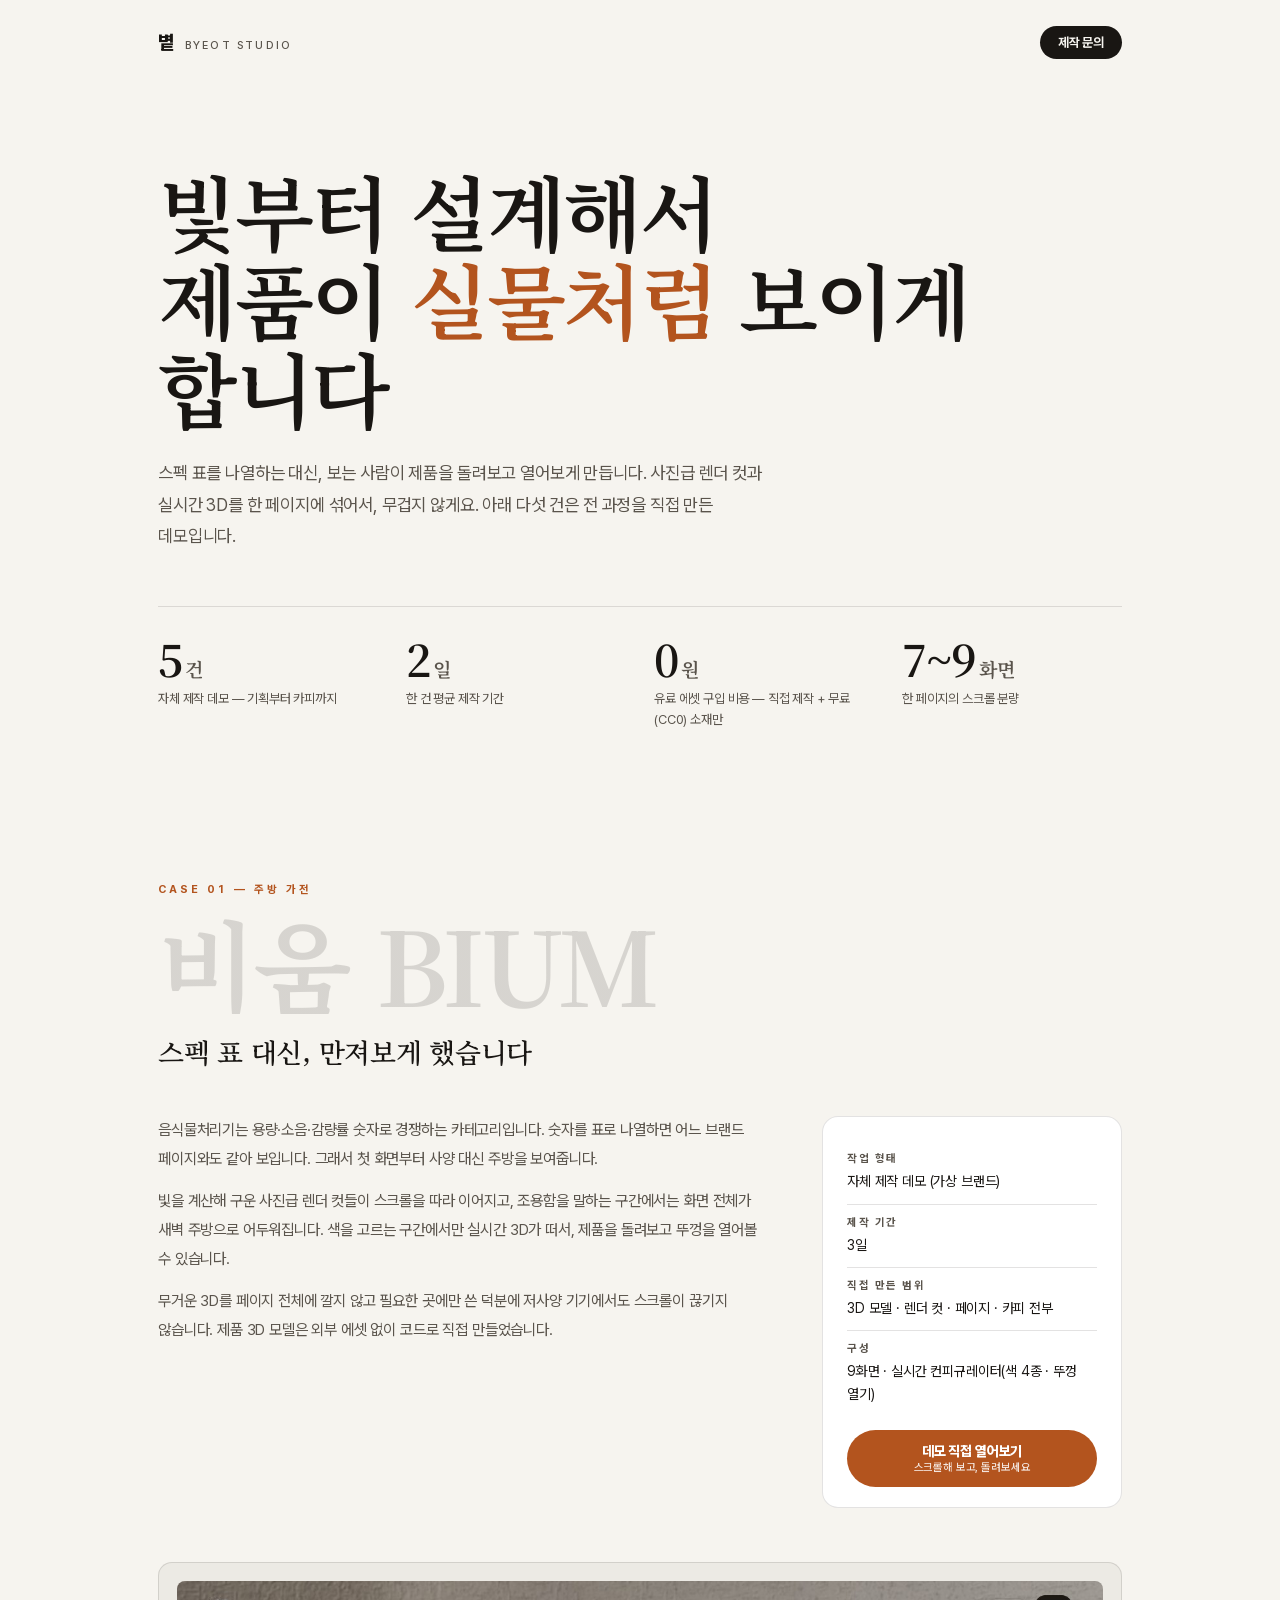
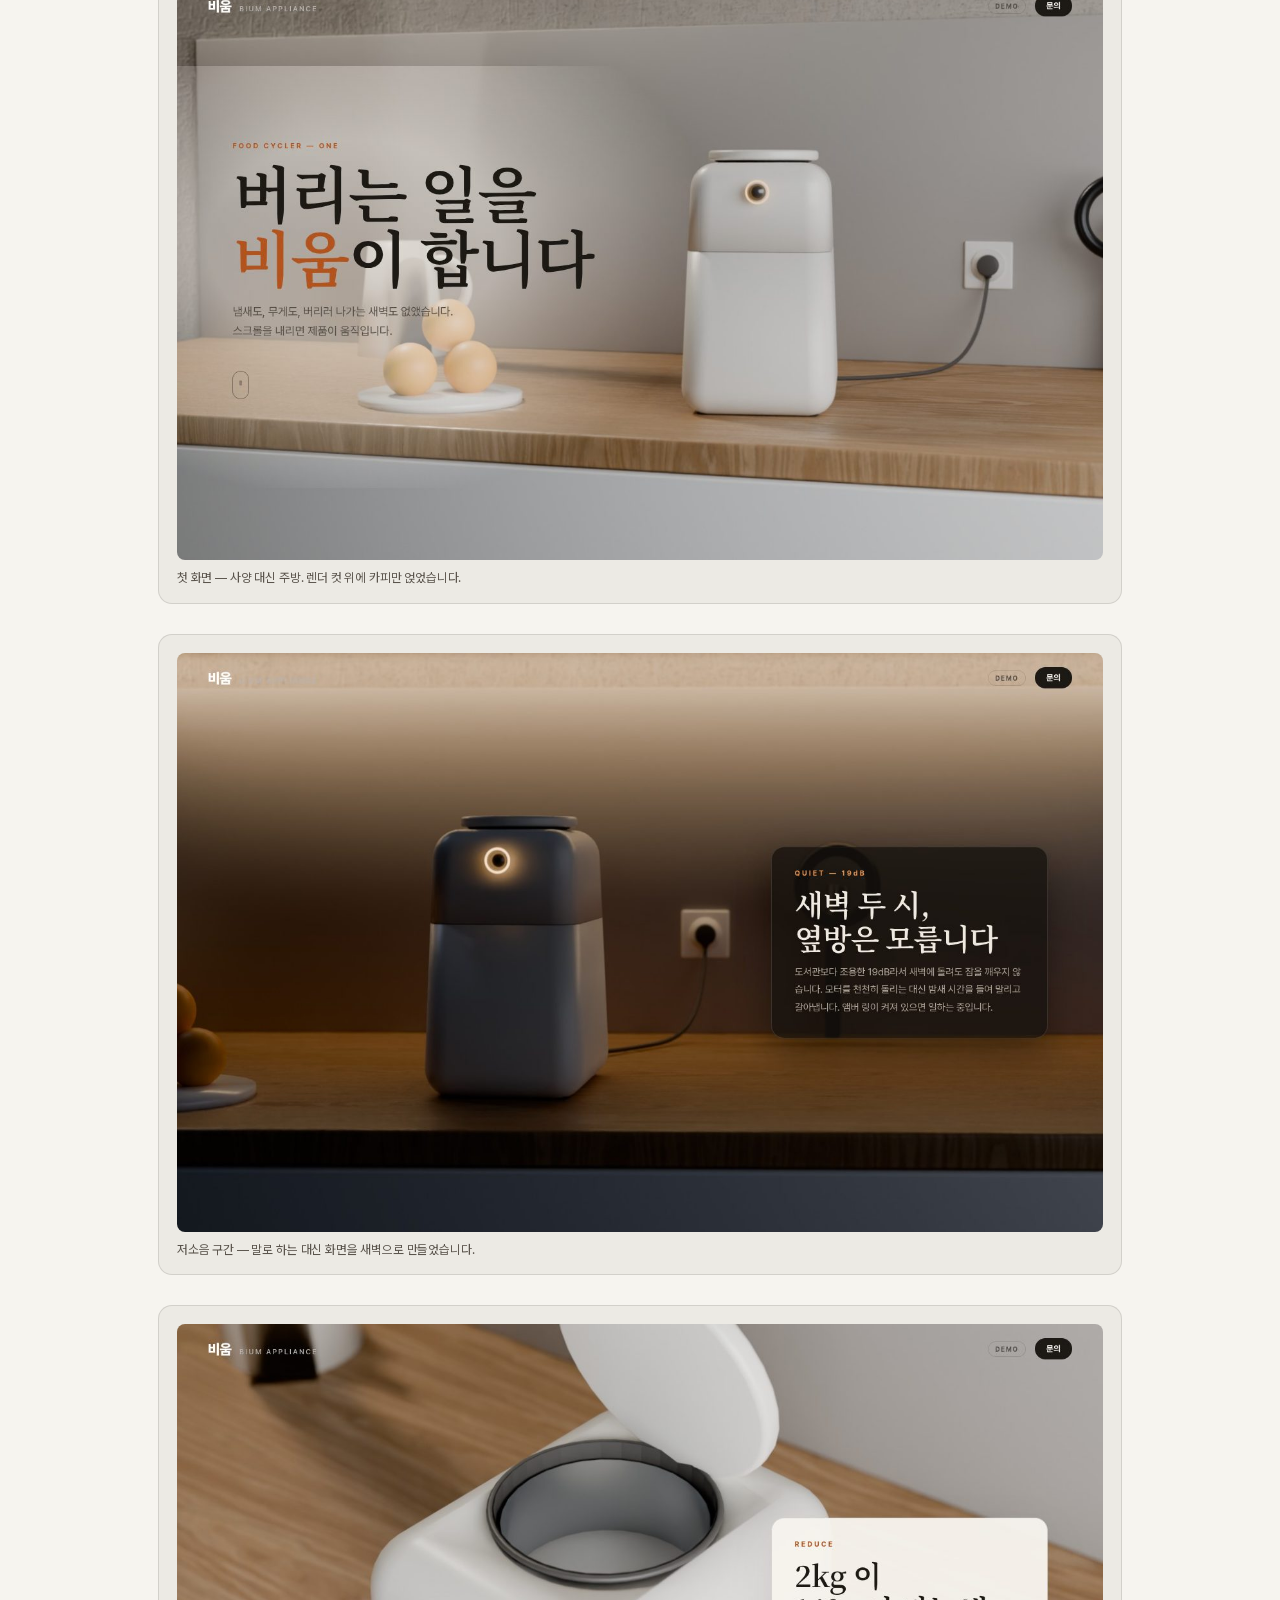
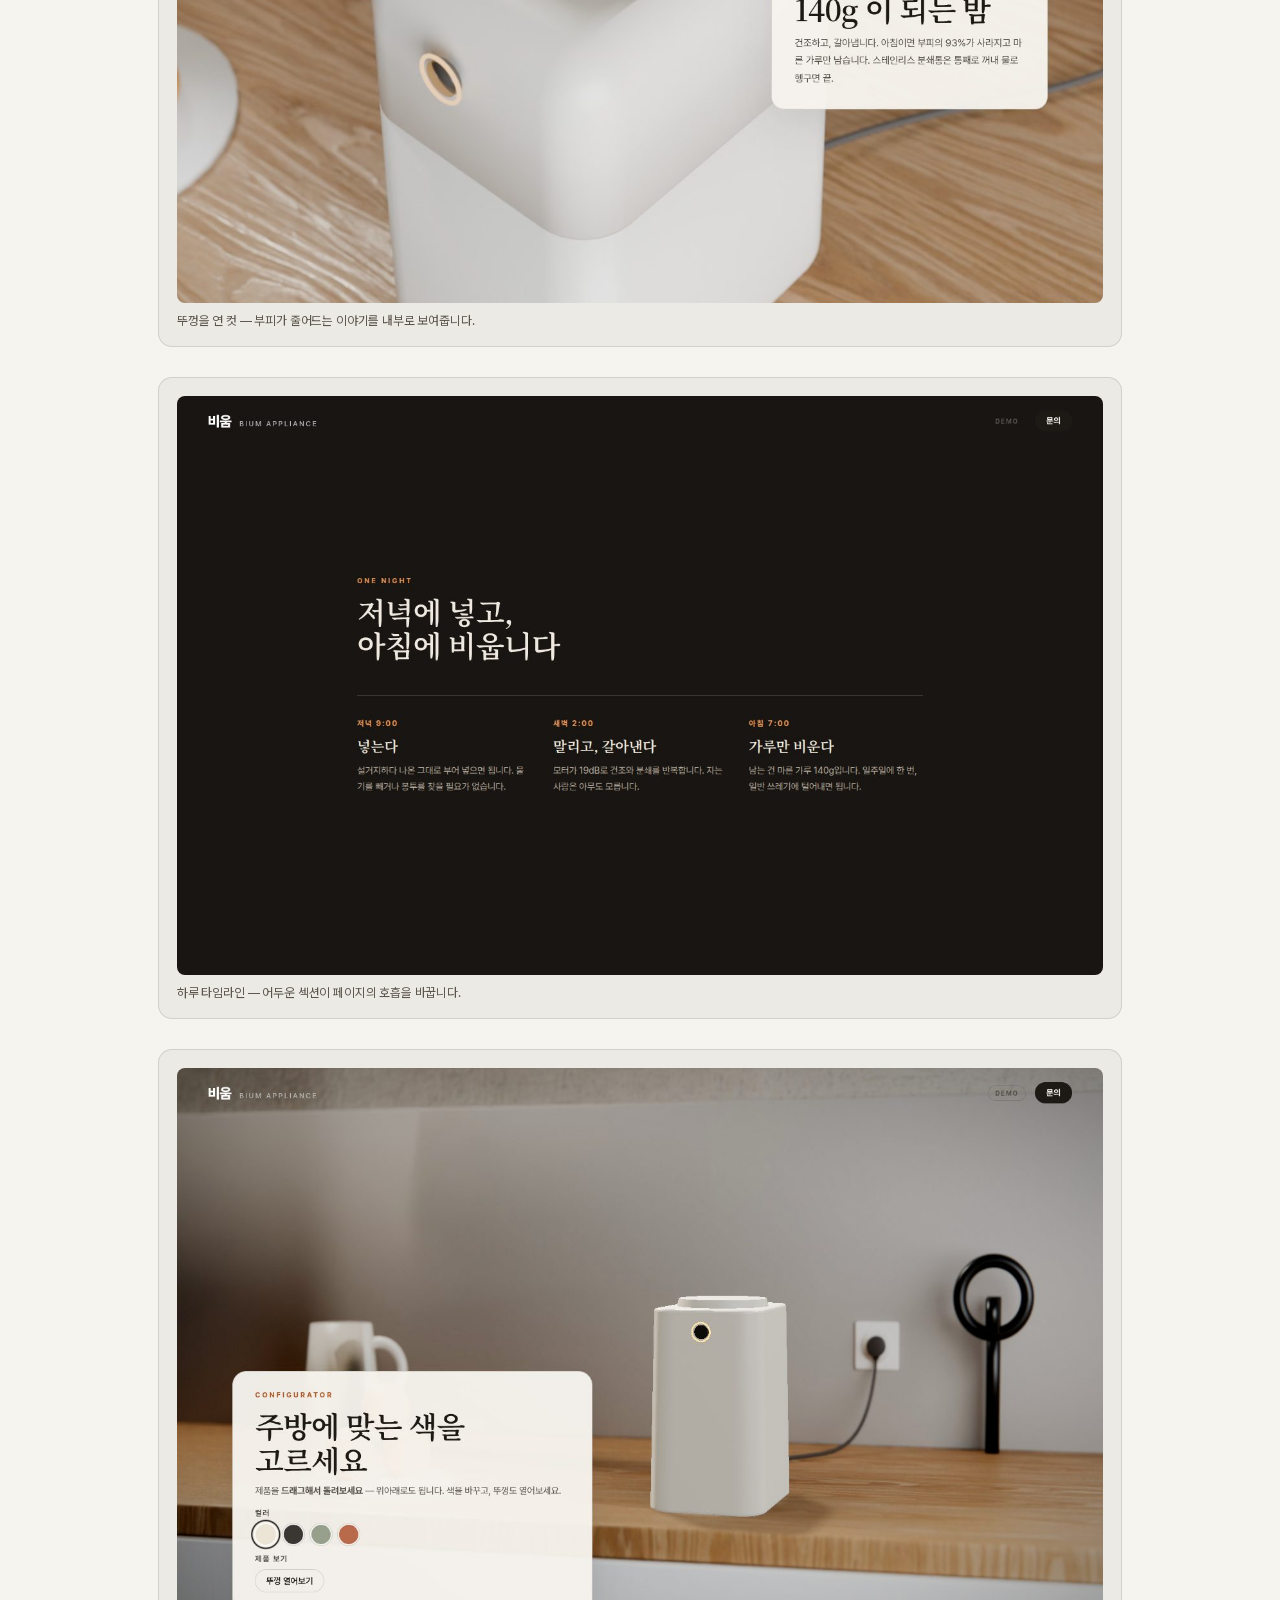
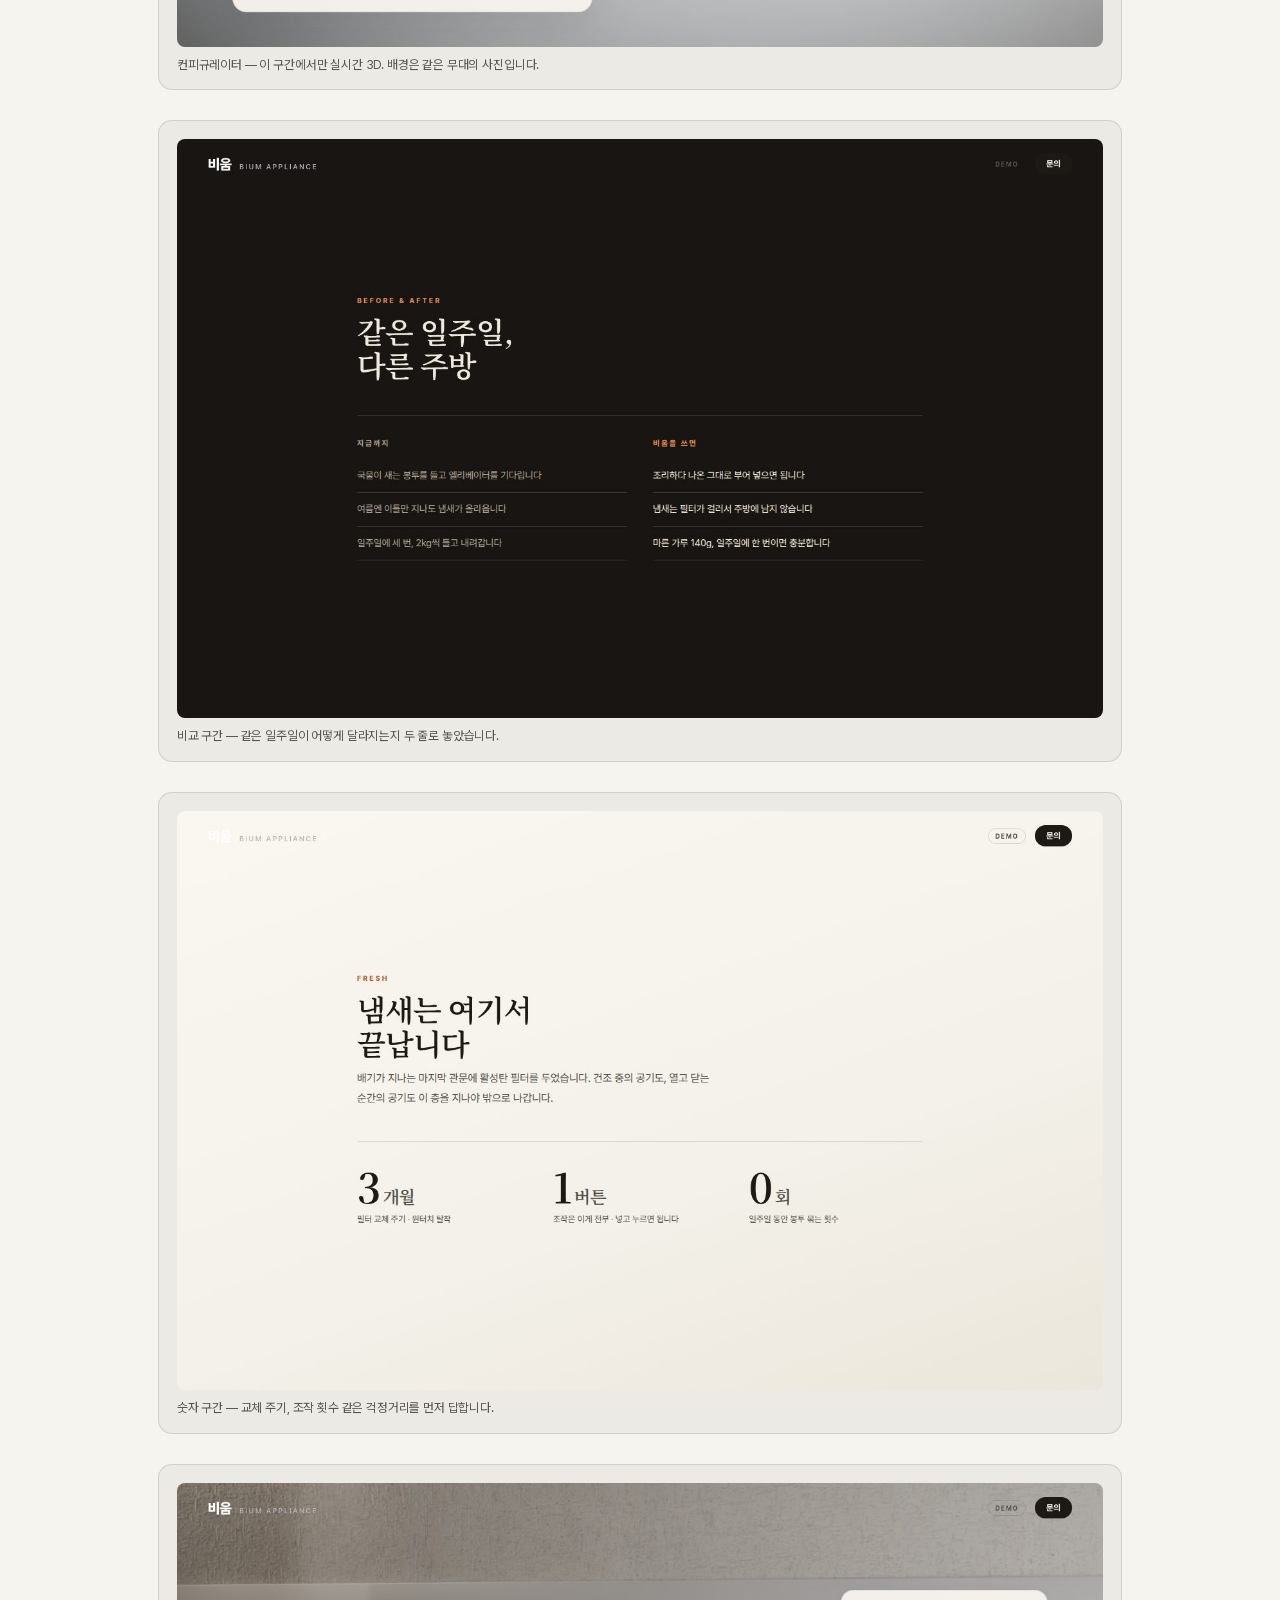
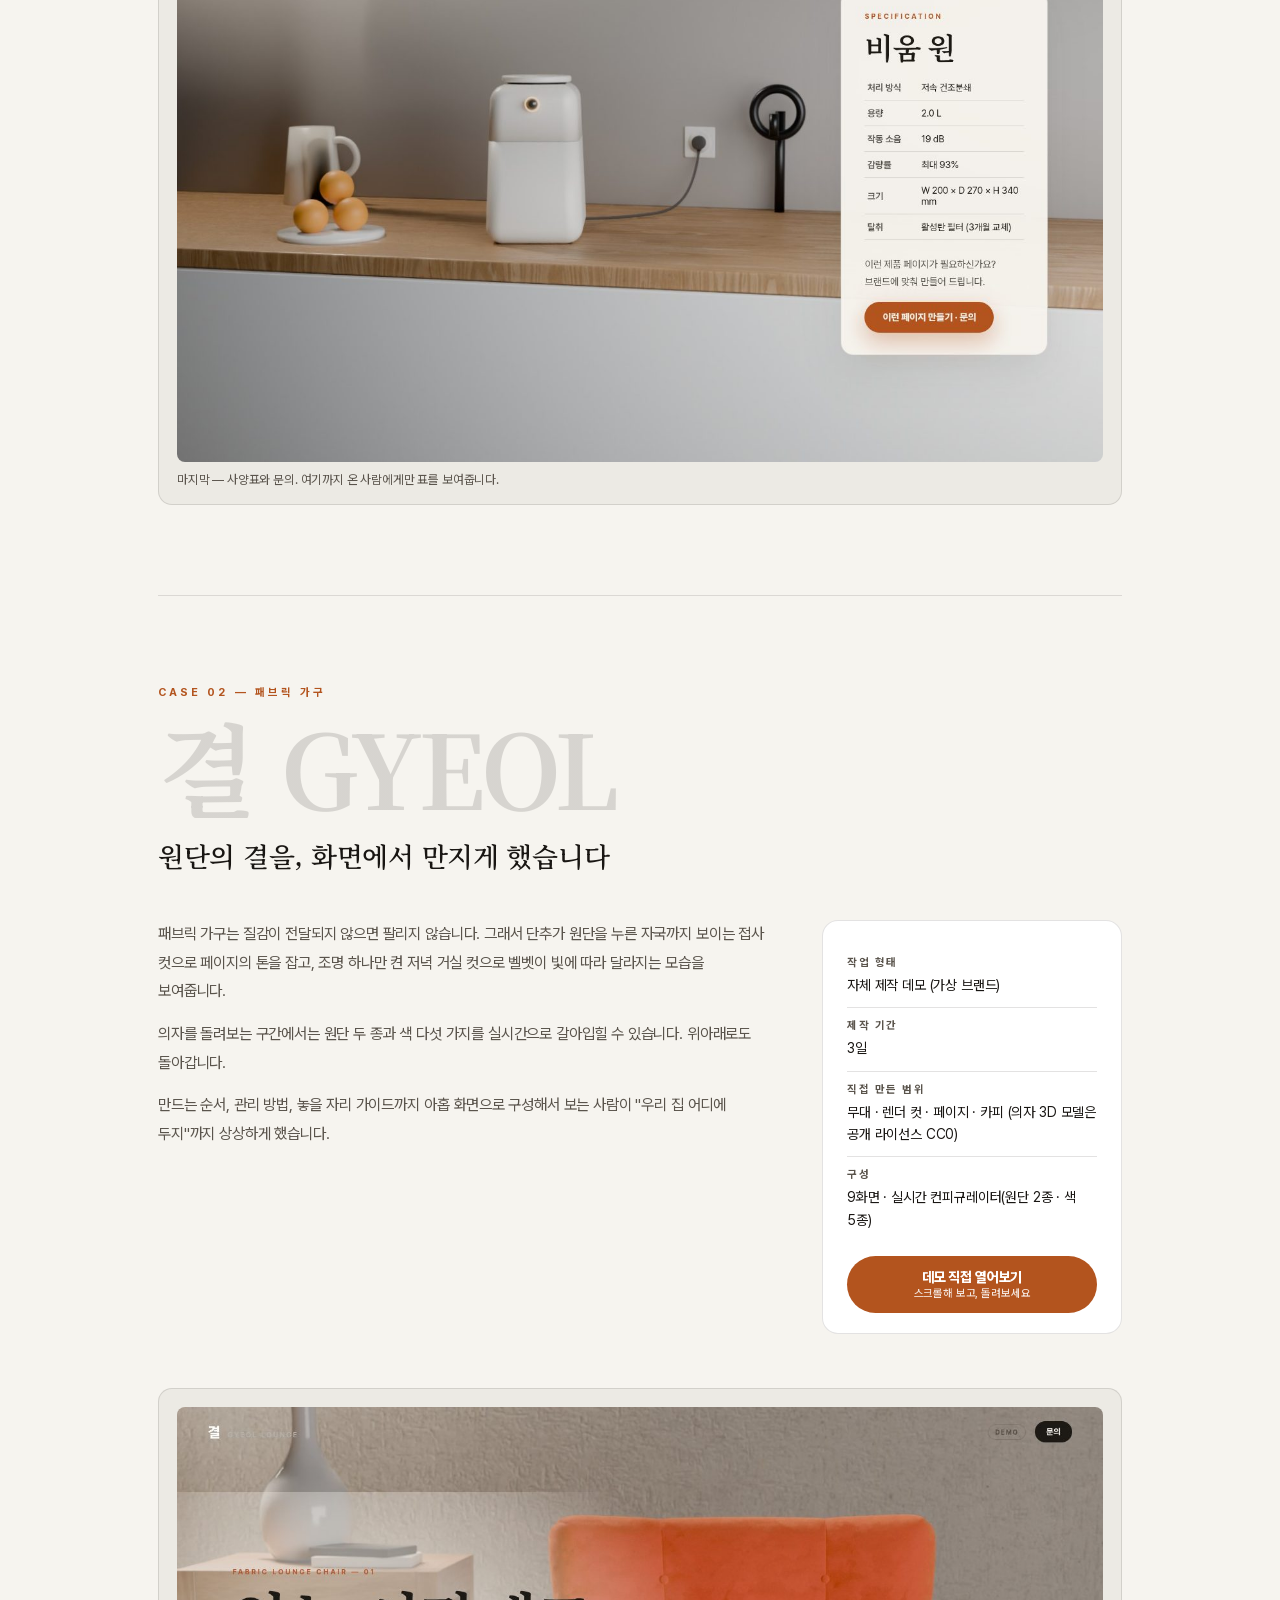
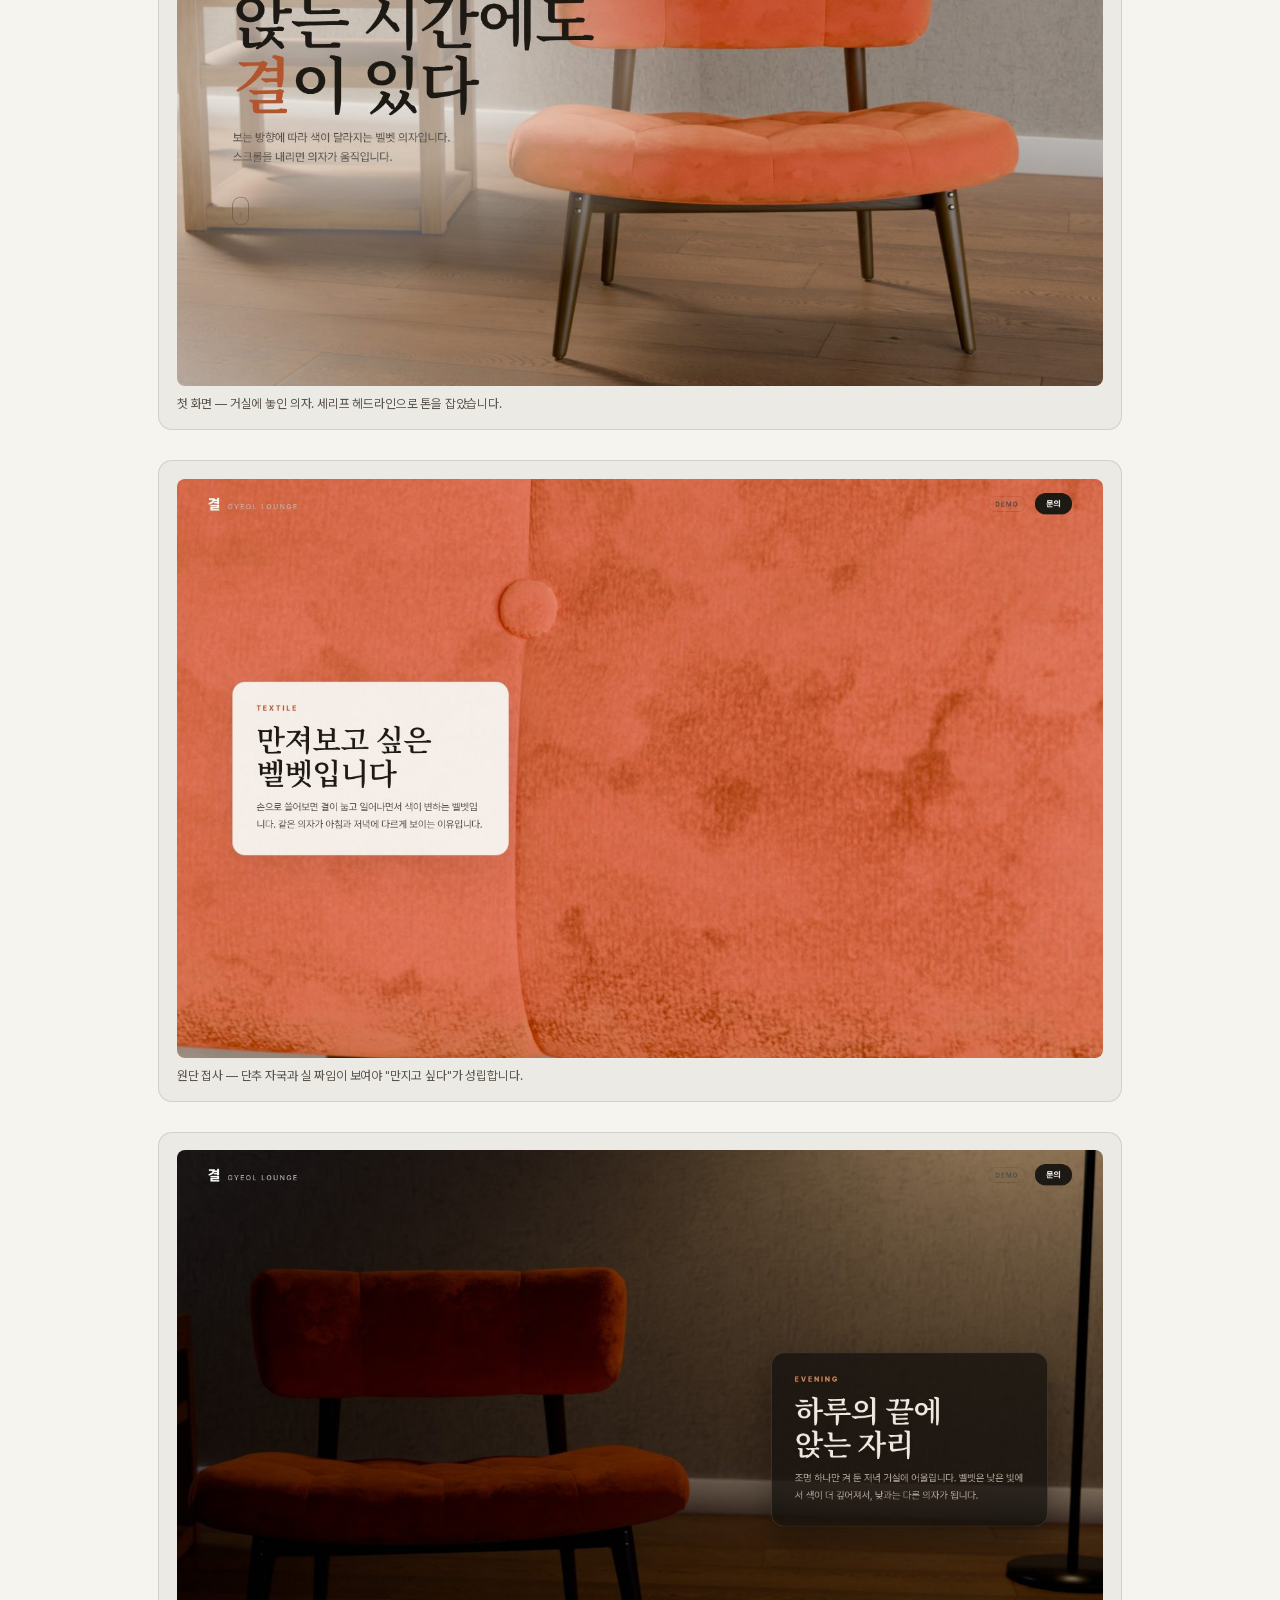
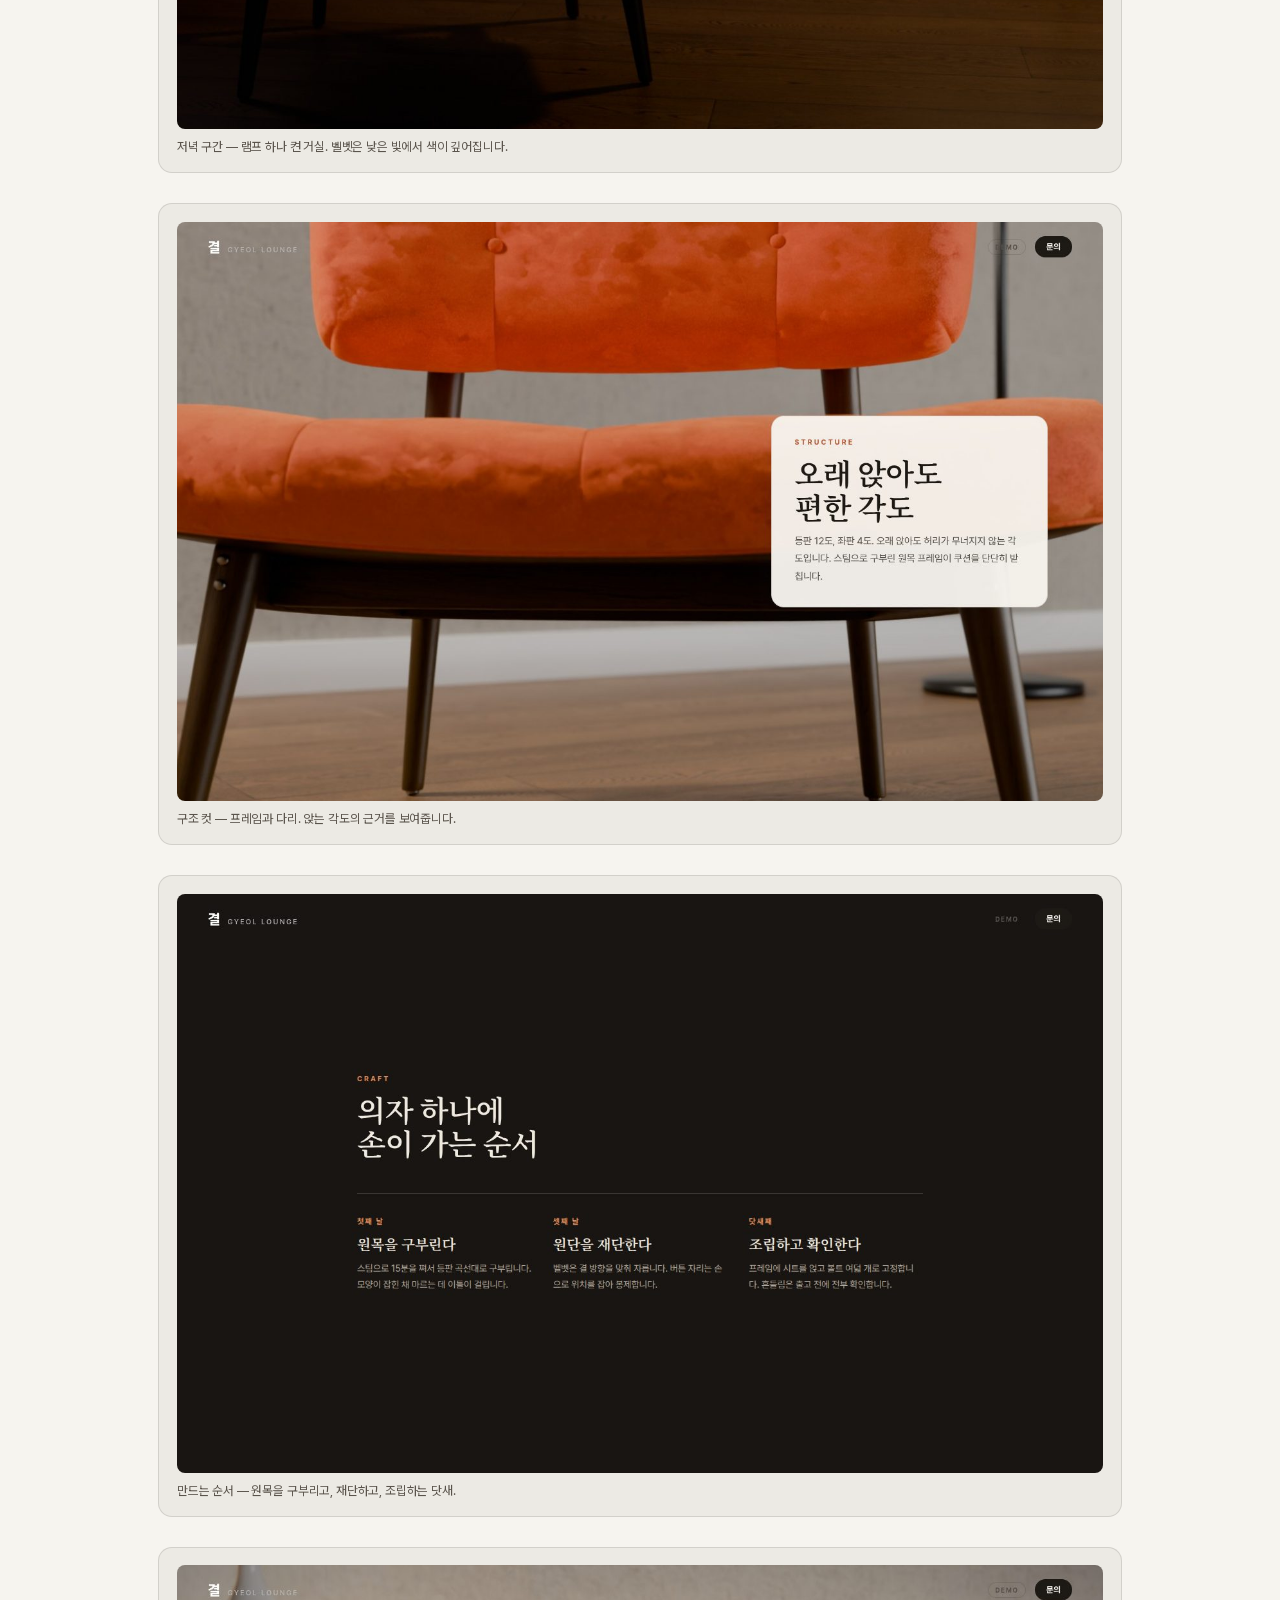
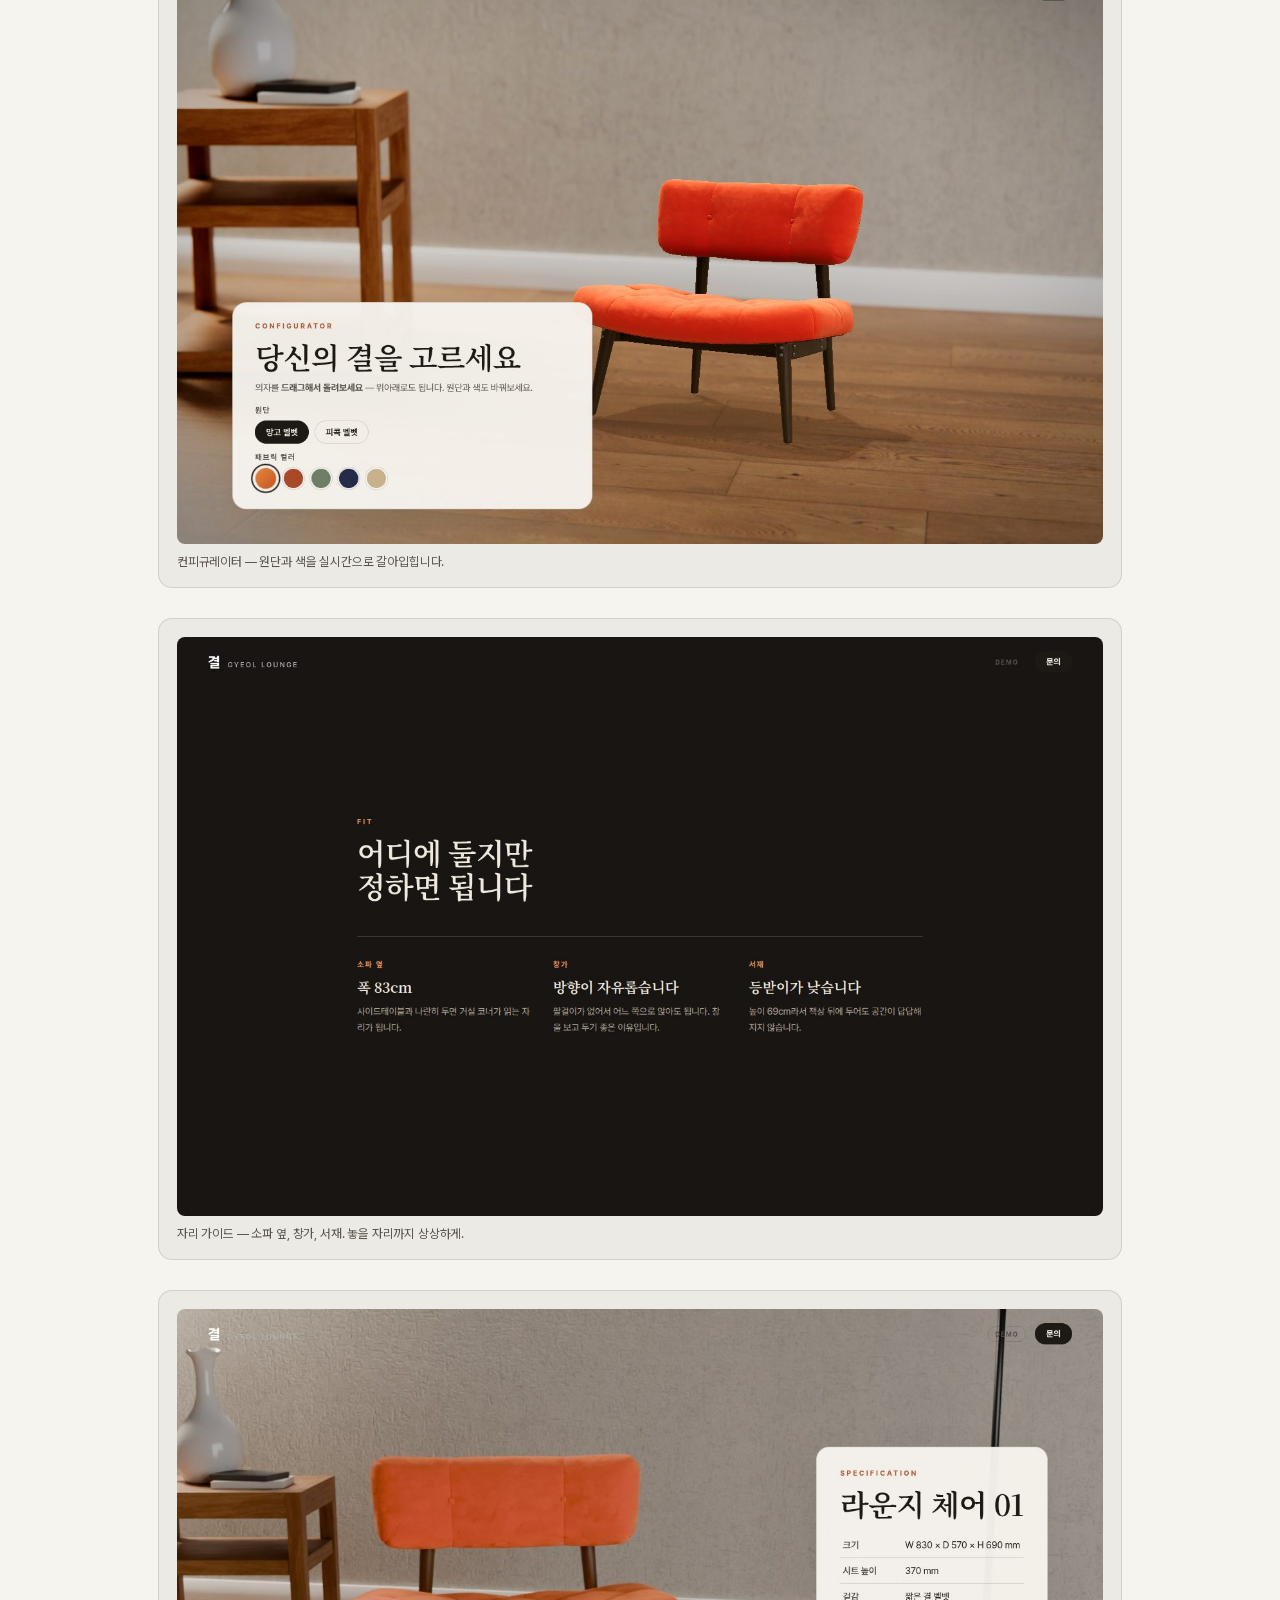
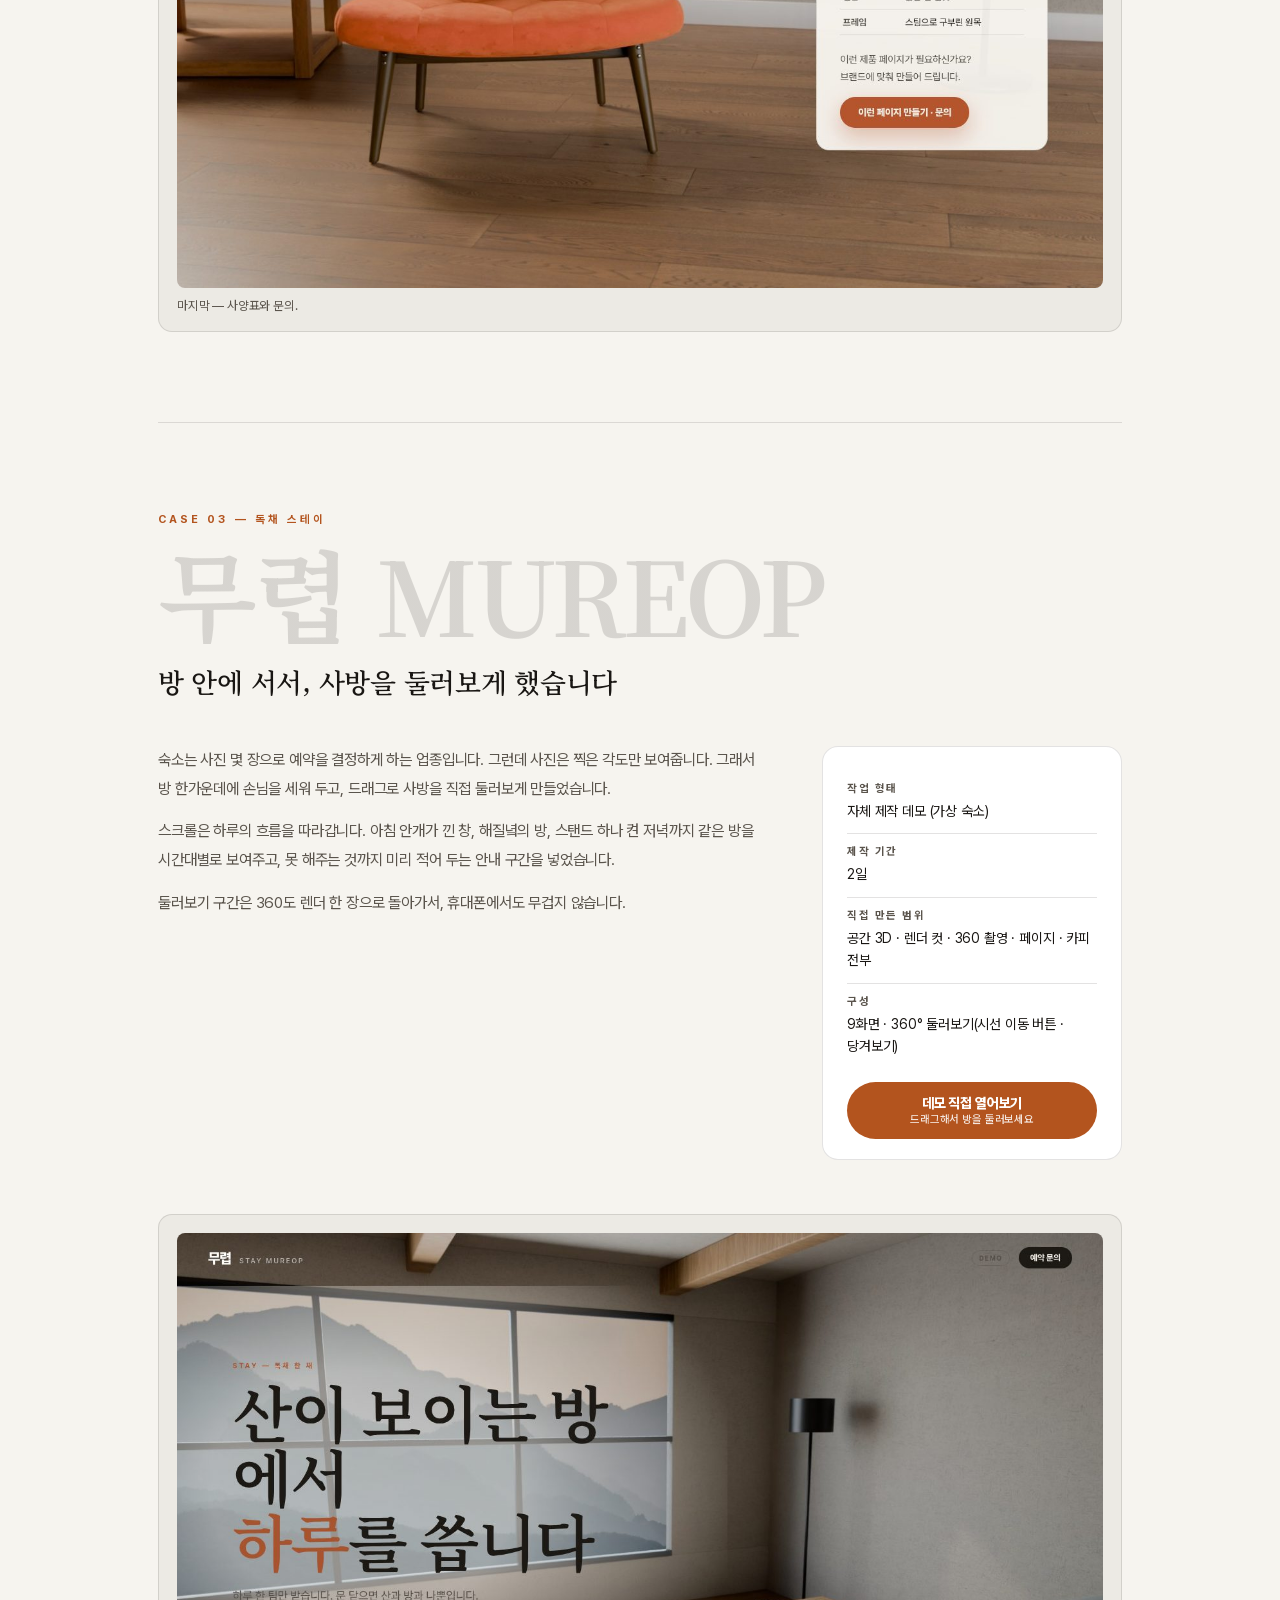
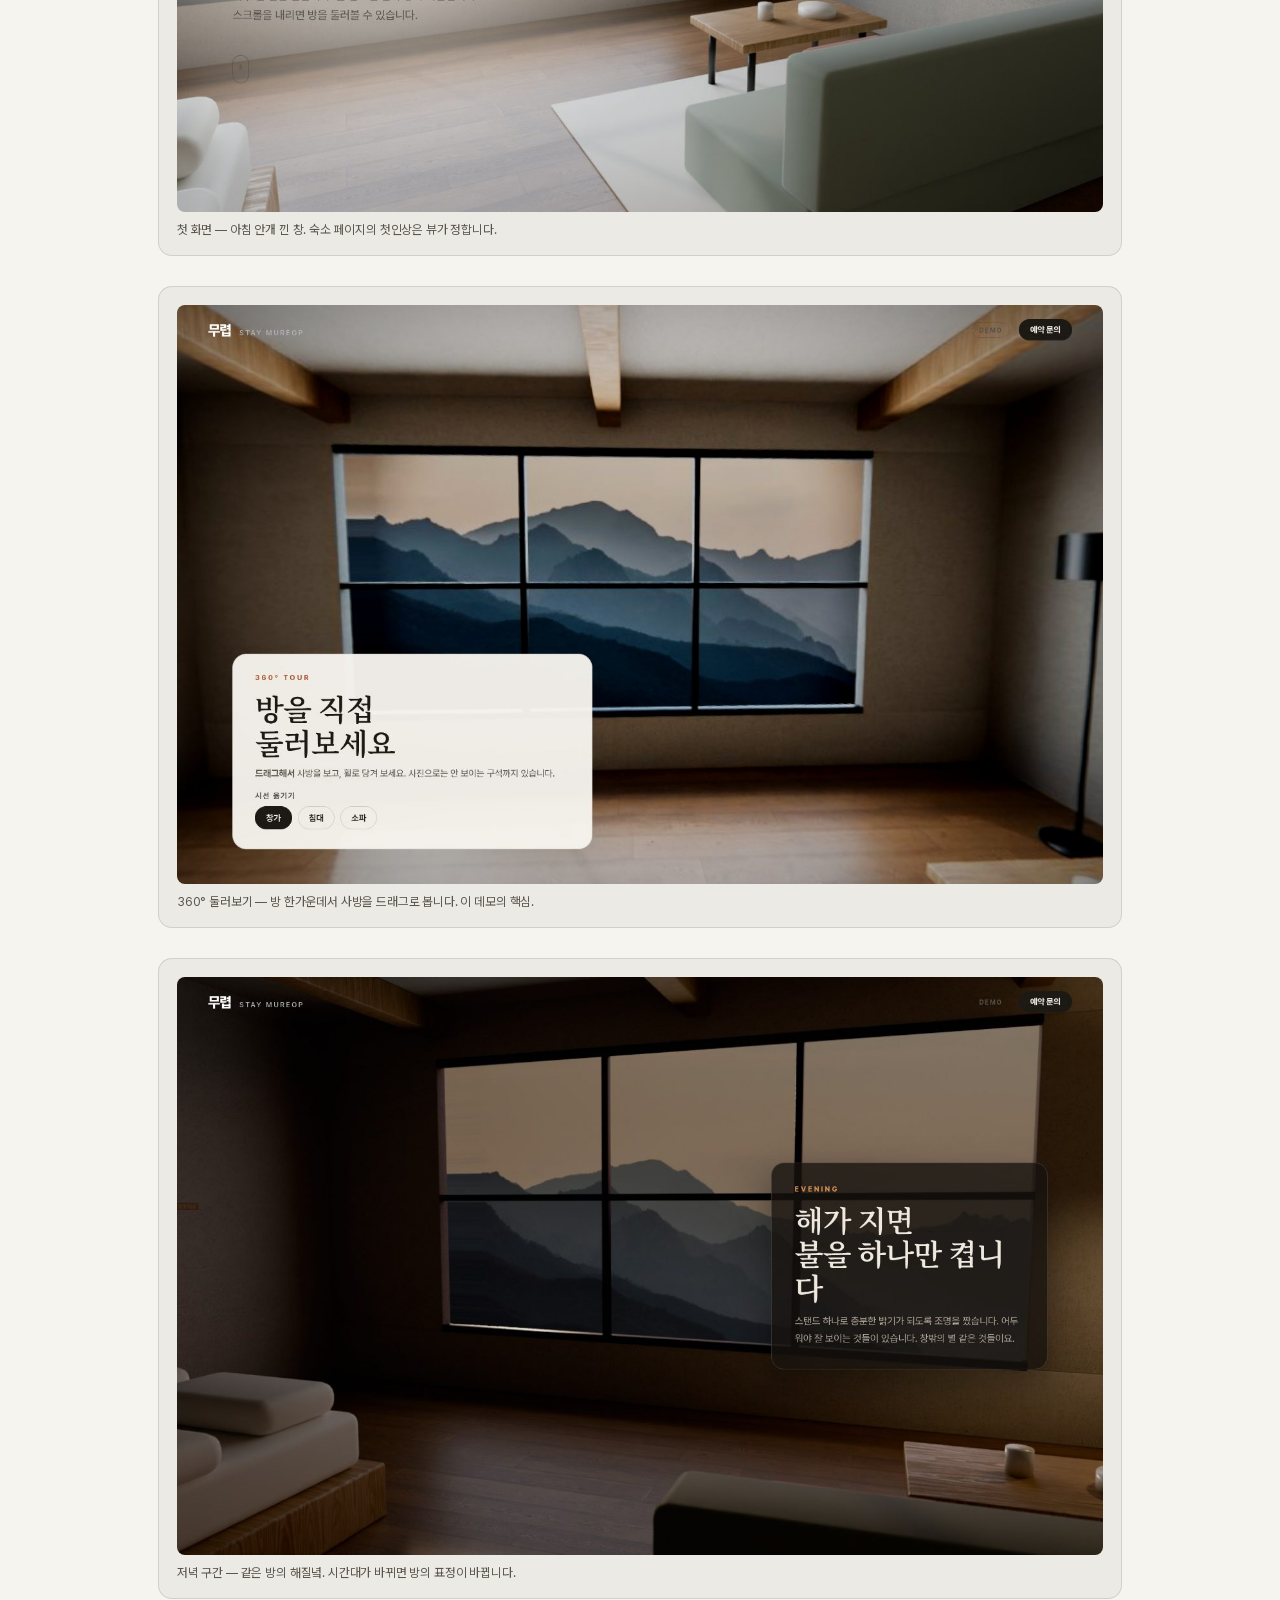
<file: index.html>
<!doctype html>
<html lang="ko">
<head>
  <meta charset="utf-8" />
  <meta name="viewport" content="width=device-width, initial-scale=1" />
  <title>볕 BYEOT</title>
  <meta name="description" content="볕 BYEOT — 빛부터 설계해서 제품이 실물처럼 보이게 하는 인터랙티브 페이지 스튜디오" />
  <link rel="icon" href="data:image/svg+xml,%3Csvg xmlns='http://www.w3.org/2000/svg' viewBox='0 0 100 100'%3E%3Ctext y='0.9em' font-size='90'%3E%E2%98%80%EF%B8%8F%3C/text%3E%3C/svg%3E" />
  <style>
    @font-face {
      font-family: "Pretendard";
      src: url("fonts/PretendardVariable.woff2") format("woff2-variations");
      font-weight: 45 920;
      font-display: swap;
    }
    @font-face {
      font-family: "CaseSerif";
      src: url("fonts/CaseSerif.woff2") format("woff2-variations");
      font-weight: 200 900;
      font-display: swap;
    }

    :root {
      --paper: #f6f4ef;
      --card: #ffffff;
      --ink: #191613;
      --ink-soft: #5a544c;
      --line: rgba(25, 22, 19, 0.12);
      --accent: #b3541e;
      --night: #161310;
      --night-ink: #f0e9df;
      --night-soft: #b0a698;
    }
    * { margin: 0; padding: 0; box-sizing: border-box; }
    html { scroll-behavior: smooth; }
    body {
      font-family: "Pretendard", "Apple SD Gothic Neo", "Malgun Gothic", sans-serif;
      background: var(--paper); color: var(--ink);
      letter-spacing: -0.01em;
      word-break: keep-all;
    }
    ::selection { background: rgba(179, 84, 30, 0.2); }

    .wrap { max-width: 1060px; margin: 0 auto; padding: 0 clamp(20px, 4vw, 48px); }

    /* ---------- 상단 ---------- */
    header.top {
      display: flex; align-items: center; justify-content: space-between;
      padding: 26px 0;
    }
    .brand { font-weight: 800; font-size: 19px; letter-spacing: -0.03em; }
    .brand span { color: var(--ink-soft); font-weight: 500; font-size: 11px; letter-spacing: 0.2em; margin-left: 8px; }
    .top a.mail {
      font-size: 13px; font-weight: 700; text-decoration: none;
      color: var(--paper); background: var(--ink); padding: 9px 18px; border-radius: 999px;
    }

    /* ---------- 인트로 ---------- */
    .intro { padding: clamp(48px, 9vh, 110px) 0 clamp(40px, 7vh, 80px); }
    .intro h1 {
      font-family: "CaseSerif", "Pretendard", serif;
      font-size: clamp(42px, 6.4vw, 84px); line-height: 1.08; font-weight: 640;
      letter-spacing: -0.03em; max-width: 900px;
    }
    .intro h1 em { font-style: normal; color: var(--accent); }
    .intro .lede {
      margin-top: 26px; max-width: 620px;
      font-size: clamp(15px, 1.5vw, 17.5px); line-height: 1.8; color: var(--ink-soft);
    }
    .facts {
      display: grid; grid-template-columns: repeat(4, 1fr); gap: 28px;
      margin-top: clamp(36px, 6vh, 64px); border-top: 1px solid var(--line); padding-top: 30px;
    }
    .fact-num {
      font-family: "CaseSerif", "Pretendard", serif;
      font-size: clamp(30px, 3.4vw, 48px); font-weight: 640; line-height: 1;
      letter-spacing: -0.02em;
    }
    .fact-num span { font-size: 0.44em; margin-left: 3px; color: var(--ink-soft); }
    .fact-label { margin-top: 9px; font-size: 13px; line-height: 1.55; color: var(--ink-soft); }

    /* ---------- 케이스 ---------- */
    .case { padding: clamp(56px, 10vh, 130px) 0 0; }
    .case-head { max-width: 900px; }
    .case-no {
      font-size: 11px; font-weight: 700; letter-spacing: 0.28em; color: var(--accent);
      margin-bottom: 16px;
    }
    .case-title {
      font-family: "CaseSerif", "Pretendard", serif;
      font-size: clamp(48px, 8vw, 108px); line-height: 1.0; font-weight: 660;
      letter-spacing: -0.04em;
    }
    .case-tag {
      margin-top: 18px; font-family: "CaseSerif", "Pretendard", serif;
      font-size: clamp(19px, 2.1vw, 27px); font-weight: 560; letter-spacing: -0.01em;
      color: var(--ink);
    }

    .case-body {
      display: grid; grid-template-columns: minmax(0, 1fr) 300px; gap: clamp(28px, 4vw, 64px);
      margin-top: clamp(30px, 5vh, 56px); align-items: start;
    }
    .case-desc { font-size: 15.5px; line-height: 1.85; color: var(--ink-soft); max-width: 640px; }
    .case-desc p + p { margin-top: 14px; }

    .case-meta {
      position: sticky; top: 28px;
      border: 1px solid var(--line); border-radius: 16px; background: var(--card);
      padding: 24px 24px 20px;
    }
    .meta-row { padding: 11px 0; border-bottom: 1px solid var(--line); }
    .meta-row:last-of-type { border-bottom: 0; }
    .meta-k { font-size: 11px; font-weight: 700; letter-spacing: 0.14em; color: var(--ink-soft); margin-bottom: 5px; }
    .meta-v { font-size: 14px; line-height: 1.6; }
    .case-meta .open {
      display: block; text-align: center; margin-top: 14px;
      font-size: 14px; font-weight: 800; text-decoration: none;
      color: #fff; background: var(--accent); padding: 13px 16px; border-radius: 999px;
    }
    .case-meta .open small { display: block; font-weight: 500; font-size: 11px; opacity: 0.85; margin-top: 2px; }

    .shots { margin-top: clamp(36px, 6vh, 60px); display: grid; gap: clamp(18px, 2.6vw, 30px); }
    .shot {
      background: #eceae4; border: 1px solid var(--line); border-radius: 14px;
      padding: clamp(10px, 1.4vw, 18px);
    }
    .shot img { display: block; width: 100%; height: auto; border-radius: 8px; }
    .shot figcaption { margin-top: 10px; font-size: 12.5px; color: var(--ink-soft); }

    .case + .case { border-top: 1px solid var(--line); margin-top: clamp(56px, 10vh, 120px); }

    /* ---------- 텍스트 채움 (스크롤 연동) ---------- */
    [data-fill] {
      --fill-on: var(--ink);
      --fill-off: rgba(25, 22, 19, 0.14);
      background-image: linear-gradient(90deg, var(--fill-on) var(--p, 0%), var(--fill-off) var(--p, 0%));
      -webkit-background-clip: text;
      background-clip: text;
      -webkit-text-fill-color: transparent;
    }
    @media (prefers-reduced-motion: reduce) { [data-fill] { --p: 100% !important; } }

    /* ---------- FAQ ---------- */
    .faq {
      border-top: 1px solid var(--line);
      margin-top: clamp(56px, 10vh, 120px); padding-top: clamp(48px, 8vh, 100px);
    }
    .faq h2 {
      font-family: "CaseSerif", "Pretendard", serif;
      font-size: clamp(30px, 4.2vw, 54px); line-height: 1.12; font-weight: 640;
      letter-spacing: -0.03em;
    }
    .faq .sub { margin-top: 16px; font-size: 15.5px; line-height: 1.8; color: var(--ink-soft); max-width: 560px; }
    .faq-list { margin-top: clamp(28px, 4vh, 44px); border-top: 1px solid var(--line); }
    .faq details { border-bottom: 1px solid var(--line); }
    .faq summary {
      padding: 19px 44px 19px 0; cursor: pointer; list-style: none;
      font-size: clamp(15px, 1.6vw, 17px); font-weight: 700; position: relative;
    }
    .faq summary::-webkit-details-marker { display: none; }
    .faq summary::after {
      content: "+"; position: absolute; right: 8px; top: 50%; transform: translateY(-50%);
      font-size: 21px; font-weight: 400; color: var(--ink-soft);
    }
    .faq details[open] summary::after { content: "\2212"; }
    .faq details[open] summary { color: var(--accent); }
    .faq .a {
      padding: 0 44px 24px 0; font-size: 15px; line-height: 1.85;
      color: var(--ink-soft); max-width: 720px;
    }

    /* ---------- 다크 CTA ---------- */
    .contact {
      margin-top: clamp(70px, 12vh, 150px);
      background: var(--night); color: var(--night-ink);
      padding: clamp(60px, 11vh, 130px) 0;
    }
    .contact h2 {
      font-family: "CaseSerif", "Pretendard", serif;
      font-size: clamp(34px, 5vw, 64px); line-height: 1.12; font-weight: 640;
      letter-spacing: -0.03em; max-width: 760px;
    }
    .contact p { margin-top: 20px; font-size: 15.5px; line-height: 1.8; color: var(--night-soft); max-width: 560px; }
    .contact .mail-big {
      display: inline-block; margin-top: 30px;
      font-size: 15px; font-weight: 800; text-decoration: none;
      color: var(--night); background: var(--night-ink); padding: 15px 30px; border-radius: 999px;
    }

    footer.foot { padding: 26px 0 40px; }
    footer.foot p { font-size: 12.5px; line-height: 1.8; color: var(--ink-soft); }

    @media (max-width: 820px) {
      .facts { grid-template-columns: repeat(2, 1fr); gap: 22px; }
      .case-body { grid-template-columns: 1fr; }
      .case-meta { position: static; }
    }
  </style>
</head>
<body>
  <div class="wrap">
    <header class="top">
      <div class="brand">볕 <span>BYEOT STUDIO</span></div>
      <a class="mail" href="mailto:fa0509@naver.com?subject=%EC%9D%B8%ED%84%B0%EB%9E%99%ED%8B%B0%EB%B8%8C%20%EC%9B%B9%20%EC%A0%9C%EC%9E%91%20%EB%AC%B8%EC%9D%98">제작 문의</a>
    </header>

    <!-- 인트로 -->
    <section class="intro">
      <h1>빛부터 설계해서<br />제품이 <em>실물처럼</em> 보이게 합니다</h1>
      <p class="lede">스펙 표를 나열하는 대신, 보는 사람이 제품을 돌려보고 열어보게 만듭니다.
      사진급 렌더 컷과 실시간 3D를 한 페이지에 섞어서, 무겁지 않게요.
      아래 다섯 건은 전 과정을 직접 만든 데모입니다.</p>
      <div class="facts">
        <div class="fact"><p class="fact-num">5<span>건</span></p><p class="fact-label">자체 제작 데모 — 기획부터 카피까지</p></div>
        <div class="fact"><p class="fact-num">2<span>일</span></p><p class="fact-label">한 건 평균 제작 기간</p></div>
        <div class="fact"><p class="fact-num">0<span>원</span></p><p class="fact-label">유료 에셋 구입 비용 — 직접 제작 + 무료(CC0) 소재만</p></div>
        <div class="fact"><p class="fact-num">7~9<span>화면</span></p><p class="fact-label">한 페이지의 스크롤 분량</p></div>
      </div>
    </section>

    <!-- 케이스 1: 비움 -->
    <section class="case" id="bium">
      <div class="case-head">
        <p class="case-no">CASE 01 — 주방 가전</p>
        <h2 class="case-title" data-fill>비움 BIUM</h2>
        <p class="case-tag">스펙 표 대신, 만져보게 했습니다</p>
      </div>
      <div class="case-body">
        <div class="case-desc">
          <p>음식물처리기는 용량·소음·감량률 숫자로 경쟁하는 카테고리입니다.
          숫자를 표로 나열하면 어느 브랜드 페이지와도 같아 보입니다.
          그래서 첫 화면부터 사양 대신 주방을 보여줍니다.</p>
          <p>빛을 계산해 구운 사진급 렌더 컷들이 스크롤을 따라 이어지고,
          조용함을 말하는 구간에서는 화면 전체가 새벽 주방으로 어두워집니다.
          색을 고르는 구간에서만 실시간 3D가 떠서, 제품을 돌려보고 뚜껑을 열어볼 수 있습니다.</p>
          <p>무거운 3D를 페이지 전체에 깔지 않고 필요한 곳에만 쓴 덕분에
          저사양 기기에서도 스크롤이 끊기지 않습니다.
          제품 3D 모델은 외부 에셋 없이 코드로 직접 만들었습니다.</p>
        </div>
        <aside class="case-meta">
          <div class="meta-row"><p class="meta-k">작업 형태</p><p class="meta-v">자체 제작 데모 (가상 브랜드)</p></div>
          <div class="meta-row"><p class="meta-k">제작 기간</p><p class="meta-v">3일</p></div>
          <div class="meta-row"><p class="meta-k">직접 만든 범위</p><p class="meta-v">3D 모델 · 렌더 컷 · 페이지 · 카피 전부</p></div>
          <div class="meta-row"><p class="meta-k">구성</p><p class="meta-v">9화면 · 실시간 컨피규레이터(색 4종 · 뚜껑 열기)</p></div>
          <a class="open" href="bium/" target="_blank" rel="noopener">데모 직접 열어보기<small>스크롤해 보고, 돌려보세요</small></a>
        </aside>
      </div>
      <div class="shots">
        <figure class="shot"><img src="shots/bium-hero.jpg" alt="비움 첫 화면" /><figcaption>첫 화면 — 사양 대신 주방. 렌더 컷 위에 카피만 얹었습니다.</figcaption></figure>
        <figure class="shot"><img src="shots/bium-night.jpg" alt="새벽 구간" /><figcaption>저소음 구간 — 말로 하는 대신 화면을 새벽으로 만들었습니다.</figcaption></figure>
        <figure class="shot"><img src="shots/bium-detail.jpg" alt="내부 구간" /><figcaption>뚜껑을 연 컷 — 부피가 줄어드는 이야기를 내부로 보여줍니다.</figcaption></figure>
        <figure class="shot"><img src="shots/bium-cycle.jpg" alt="하루 타임라인" /><figcaption>하루 타임라인 — 어두운 섹션이 페이지의 호흡을 바꿉니다.</figcaption></figure>
        <figure class="shot"><img src="shots/bium-config.jpg" alt="컨피규레이터" /><figcaption>컨피규레이터 — 이 구간에서만 실시간 3D. 배경은 같은 무대의 사진입니다.</figcaption></figure>
        <figure class="shot"><img src="shots/bium-compare.jpg" alt="비교 구간" /><figcaption>비교 구간 — 같은 일주일이 어떻게 달라지는지 두 줄로 놓았습니다.</figcaption></figure>
        <figure class="shot"><img src="shots/bium-filter.jpg" alt="필터 구간" /><figcaption>숫자 구간 — 교체 주기, 조작 횟수 같은 걱정거리를 먼저 답합니다.</figcaption></figure>
        <figure class="shot"><img src="shots/bium-specs.jpg" alt="사양과 문의" /><figcaption>마지막 — 사양표와 문의. 여기까지 온 사람에게만 표를 보여줍니다.</figcaption></figure>
      </div>
    </section>

    <!-- 케이스 2: 결 -->
    <section class="case" id="gyeol">
      <div class="case-head">
        <p class="case-no">CASE 02 — 패브릭 가구</p>
        <h2 class="case-title" data-fill>결 GYEOL</h2>
        <p class="case-tag">원단의 결을, 화면에서 만지게 했습니다</p>
      </div>
      <div class="case-body">
        <div class="case-desc">
          <p>패브릭 가구는 질감이 전달되지 않으면 팔리지 않습니다.
          그래서 단추가 원단을 누른 자국까지 보이는 접사 컷으로 페이지의 톤을 잡고,
          조명 하나만 켠 저녁 거실 컷으로 벨벳이 빛에 따라 달라지는 모습을 보여줍니다.</p>
          <p>의자를 돌려보는 구간에서는 원단 두 종과 색 다섯 가지를
          실시간으로 갈아입힐 수 있습니다. 위아래로도 돌아갑니다.</p>
          <p>만드는 순서, 관리 방법, 놓을 자리 가이드까지 아홉 화면으로 구성해서
          보는 사람이 "우리 집 어디에 두지"까지 상상하게 했습니다.</p>
        </div>
        <aside class="case-meta">
          <div class="meta-row"><p class="meta-k">작업 형태</p><p class="meta-v">자체 제작 데모 (가상 브랜드)</p></div>
          <div class="meta-row"><p class="meta-k">제작 기간</p><p class="meta-v">3일</p></div>
          <div class="meta-row"><p class="meta-k">직접 만든 범위</p><p class="meta-v">무대 · 렌더 컷 · 페이지 · 카피 (의자 3D 모델은 공개 라이선스 CC0)</p></div>
          <div class="meta-row"><p class="meta-k">구성</p><p class="meta-v">9화면 · 실시간 컨피규레이터(원단 2종 · 색 5종)</p></div>
          <a class="open" href="gyeol/" target="_blank" rel="noopener">데모 직접 열어보기<small>스크롤해 보고, 돌려보세요</small></a>
        </aside>
      </div>
      <div class="shots">
        <figure class="shot"><img src="shots/gyeol-hero.jpg" alt="결 첫 화면" /><figcaption>첫 화면 — 거실에 놓인 의자. 세리프 헤드라인으로 톤을 잡았습니다.</figcaption></figure>
        <figure class="shot"><img src="shots/gyeol-craft.jpg" alt="원단 접사" /><figcaption>원단 접사 — 단추 자국과 실 짜임이 보여야 "만지고 싶다"가 성립합니다.</figcaption></figure>
        <figure class="shot"><img src="shots/gyeol-night.jpg" alt="저녁 거실" /><figcaption>저녁 구간 — 램프 하나 켠 거실. 벨벳은 낮은 빛에서 색이 깊어집니다.</figcaption></figure>
        <figure class="shot"><img src="shots/gyeol-detail.jpg" alt="구조 컷" /><figcaption>구조 컷 — 프레임과 다리. 앉는 각도의 근거를 보여줍니다.</figcaption></figure>
        <figure class="shot"><img src="shots/gyeol-story.jpg" alt="제작 공정" /><figcaption>만드는 순서 — 원목을 구부리고, 재단하고, 조립하는 닷새.</figcaption></figure>
        <figure class="shot"><img src="shots/gyeol-config.jpg" alt="컨피규레이터" /><figcaption>컨피규레이터 — 원단과 색을 실시간으로 갈아입힙니다.</figcaption></figure>
        <figure class="shot"><img src="shots/gyeol-fit.jpg" alt="자리 잡기" /><figcaption>자리 가이드 — 소파 옆, 창가, 서재. 놓을 자리까지 상상하게.</figcaption></figure>
        <figure class="shot"><img src="shots/gyeol-specs.jpg" alt="사양과 문의" /><figcaption>마지막 — 사양표와 문의.</figcaption></figure>
      </div>
    </section>

    <!-- 케이스 3: 무렵 -->
    <section class="case" id="mureop">
      <div class="case-head">
        <p class="case-no">CASE 03 — 독채 스테이</p>
        <h2 class="case-title" data-fill>무렵 MUREOP</h2>
        <p class="case-tag">방 안에 서서, 사방을 둘러보게 했습니다</p>
      </div>
      <div class="case-body">
        <div class="case-desc">
          <p>숙소는 사진 몇 장으로 예약을 결정하게 하는 업종입니다.
          그런데 사진은 찍은 각도만 보여줍니다. 그래서 방 한가운데에
          손님을 세워 두고, 드래그로 사방을 직접 둘러보게 만들었습니다.</p>
          <p>스크롤은 하루의 흐름을 따라갑니다. 아침 안개가 낀 창,
          해질녘의 방, 스탠드 하나 켠 저녁까지 같은 방을 시간대별로
          보여주고, 못 해주는 것까지 미리 적어 두는 안내 구간을 넣었습니다.</p>
          <p>둘러보기 구간은 360도 렌더 한 장으로 돌아가서,
          휴대폰에서도 무겁지 않습니다.</p>
        </div>
        <aside class="case-meta">
          <div class="meta-row"><p class="meta-k">작업 형태</p><p class="meta-v">자체 제작 데모 (가상 숙소)</p></div>
          <div class="meta-row"><p class="meta-k">제작 기간</p><p class="meta-v">2일</p></div>
          <div class="meta-row"><p class="meta-k">직접 만든 범위</p><p class="meta-v">공간 3D · 렌더 컷 · 360 촬영 · 페이지 · 카피 전부</p></div>
          <div class="meta-row"><p class="meta-k">구성</p><p class="meta-v">9화면 · 360° 둘러보기(시선 이동 버튼 · 당겨보기)</p></div>
          <a class="open" href="mureop/" target="_blank" rel="noopener">데모 직접 열어보기<small>드래그해서 방을 둘러보세요</small></a>
        </aside>
      </div>
      <div class="shots">
        <figure class="shot"><img src="shots/mureop-hero.jpg" alt="무렵 첫 화면" /><figcaption>첫 화면 — 아침 안개 낀 창. 숙소 페이지의 첫인상은 뷰가 정합니다.</figcaption></figure>
        <figure class="shot"><img src="shots/mureop-tour.jpg" alt="360 둘러보기" /><figcaption>360° 둘러보기 — 방 한가운데서 사방을 드래그로 봅니다. 이 데모의 핵심.</figcaption></figure>
        <figure class="shot"><img src="shots/mureop-evening.jpg" alt="저녁" /><figcaption>저녁 구간 — 같은 방의 해질녘. 시간대가 바뀌면 방의 표정이 바뀝니다.</figcaption></figure>
        <figure class="shot"><img src="shots/mureop-day.jpg" alt="하루 타임라인" /><figcaption>하루 타임라인 — 도착부터 아침 안개까지, 머무는 하루를 미리 보여줍니다.</figcaption></figure>
        <figure class="shot"><img src="shots/mureop-info.jpg" alt="안내" /><figcaption>안내 구간 — 못 해주는 것까지 미리 적습니다. 실망보다 낫습니다.</figcaption></figure>
        <figure class="shot"><img src="shots/mureop-bed.jpg" alt="침대" /><figcaption>침대 구간 — 낮게 눕는 침대. 누웠을 때의 눈높이까지 설명합니다.</figcaption></figure>
        <figure class="shot"><img src="shots/mureop-window.jpg" alt="창" /><figcaption>창 구간 — 벽 하나를 통째로 창으로. 공간의 근거를 보여줍니다.</figcaption></figure>
        <figure class="shot"><img src="shots/mureop-contact.jpg" alt="예약" /><figcaption>마지막 — 요약표와 예약 문의.</figcaption></figure>
      </div>
    </section>

    <!-- 케이스 4: 살림 -->
    <section class="case" id="sallim">
      <div class="case-head">
        <p class="case-no">CASE 04 — 리빙 셀렉트숍</p>
        <h2 class="case-title" data-fill>살림 SALLIM</h2>
        <p class="case-tag">상품을 골라서, 돌려보게 했습니다</p>
      </div>
      <div class="case-body">
        <div class="case-desc">
          <p>쇼핑몰 사진은 잘 나온 각도만 보여줍니다. 그래서 상품 목록에서
          카드를 누르면 3D 뷰어로 이어지게 만들었습니다. 뒷면도, 바닥도,
          쓰던 자국도 다 보입니다. 다른 데모 세 건이 "제품 하나" 페이지라면,
          이 건은 "여러 상품을 고르는" 쇼핑몰형 구조입니다.</p>
          <p>상품 여섯 가지가 전부 실물을 스캔한 3D 모델입니다.
          가죽 주름, 라탄 짜임, 청화 유약의 잔금까지 실물에서 그대로 왔고,
          무대의 마루와 회벽도 실사 텍스처입니다.</p>
          <p>3D는 대표 상품 3종만 켜서 페이지 전체가 10MB 아래로 떨어집니다.
          휴대폰에서도 목록을 훑고 상품을 돌려보는 데 무리가 없습니다.</p>
        </div>
        <aside class="case-meta">
          <div class="meta-row"><p class="meta-k">작업 형태</p><p class="meta-v">자체 제작 데모 (가상 셀렉트숍)</p></div>
          <div class="meta-row"><p class="meta-k">제작 기간</p><p class="meta-v">1일</p></div>
          <div class="meta-row"><p class="meta-k">직접 만든 범위</p><p class="meta-v">무대 렌더 · 페이지 · 카피 (상품 3D는 실물 스캔 CC0 소재)</p></div>
          <div class="meta-row"><p class="meta-k">구성</p><p class="meta-v">7화면 · 상품 그리드 + 3D 뷰어(상품 3종 스위처)</p></div>
          <a class="open" href="sallim/" target="_blank" rel="noopener">데모 직접 열어보기<small>상품을 골라 돌려보세요</small></a>
        </aside>
      </div>
      <div class="shots">
        <figure class="shot"><img src="shots/sallim-hero.jpg" alt="살림 첫 화면" /><figcaption>첫 화면 — 여섯 가지 물건이 놓인 쇼룸. 전부 실물 스캔입니다.</figcaption></figure>
        <figure class="shot"><img src="shots/sallim-collection.jpg" alt="상품 목록" /><figcaption>상품 목록 — 카드를 누르면 그 상품의 3D 뷰어로 이어집니다.</figcaption></figure>
        <figure class="shot"><img src="shots/sallim-config.jpg" alt="3D 뷰어" /><figcaption>3D 뷰어 — 버튼으로 상품을 바꿔가며 돌려봅니다. 이 데모의 핵심.</figcaption></figure>
        <figure class="shot"><img src="shots/sallim-about.jpg" alt="왜 3D 인가" /><figcaption>왜 3D 인가 — 숨긴 각도가 없다는 걸 숫자 세 개로 말합니다.</figcaption></figure>
        <figure class="shot"><img src="shots/sallim-leather.jpg" alt="가죽 접사" /><figcaption>가죽 접사 — 앉은 자국까지 그대로. 중고 가구의 이력을 팝니다.</figcaption></figure>
        <figure class="shot"><img src="shots/sallim-blue.jpg" alt="청화 접사" /><figcaption>도기 접사 — 유약 밑 잔금까지 보이면 "같은 것이 없다"가 성립합니다.</figcaption></figure>
        <figure class="shot"><img src="shots/sallim-contact.jpg" alt="안내와 문의" /><figcaption>마지막 — 취급·배송·교환 안내와 문의.</figcaption></figure>
      </div>
    </section>

    <!-- 케이스 5: 한땀 (퍼블리싱 샘플) -->
    <section class="case" id="pubsample">
      <div class="case-head">
        <p class="case-no">CASE 05 — 시안 퍼블리싱 샘플 · 주문 제본 공방</p>
        <h2 class="case-title" data-fill>한땀 제본소</h2>
        <p class="case-tag">시안을 받아, 그대로 옮겼습니다</p>
      </div>
      <div class="case-body">
        <div class="case-desc">
          <p>앞의 네 건은 3D와 렌더 컷이 들어가 무겁습니다. 이 건은 반대입니다.
          3D도 외부 라이브러리도 없이 HTML·CSS·JS만으로 만든 한 페이지이고,
          글꼴·스크립트·스타일을 다 합쳐 전송량이 약 72KB입니다.</p>
          <p>먼저 1440px 고정폭 시안 한 장을 만들고, 그 이미지만 보고 반응형 페이지를 옮겼습니다.
          같은 폭에서 캡처해 겹쳐 보니 달라진 픽셀이 전체의 0.03%였고, 남은 차이는 상단 메뉴 10px 어긋남뿐입니다.
          시안과 구현을 같은 사람이 만들었으므로, 남의 시안을 옮기는 일의 난이도를 그대로 보여주지는 못합니다.</p>
          <p>스크롤 연출은 세 가지입니다. 요소 등장, 한 구간 고정(고정된 그림이 단계마다 한 겹씩 그려짐),
          구간 전환(가격 구간이 종이색에서 먹색으로 바뀜). 시스템의 &lsquo;움직임 줄이기&rsquo; 설정이 켜져 있으면 모두 꺼집니다.</p>
        </div>
        <aside class="case-meta">
          <div class="meta-row"><p class="meta-k">작업 형태</p><p class="meta-v">자체 제작 데모 (가상 브랜드)</p></div>
          <div class="meta-row"><p class="meta-k">구성</p><p class="meta-v">1페이지 · 5구간 · 390/768/1440px 반응형, 가로 스크롤 없음</p></div>
          <div class="meta-row"><p class="meta-k">기술</p><p class="meta-v">순수 HTML·CSS·JS, 번들러·외부 라이브러리 없음</p></div>
          <div class="meta-row"><p class="meta-k">직접 만든 범위</p><p class="meta-v">시안 · 그림(SVG) · 페이지 · 카피 전부</p></div>
          <a class="open" href="pubsample/">데모 직접 열어보기<small>스크롤해 보고, 폭을 줄여 보세요</small></a>
        </aside>
      </div>
      <div class="shots">
        <figure class="shot"><img src="shots/pubsample-compare.jpg" alt="시안, 구현, 차이를 나란히 놓은 비교 이미지" loading="lazy" /><figcaption>시안 | 구현 | 차이 — 직접 만든 가상 시안과 구현을 같은 폭에서 겹친 결과.</figcaption></figure>
        <figure class="shot"><img src="shots/pubsample-responsive.jpg" alt="390, 768, 1440 폭의 첫 화면" loading="lazy" /><figcaption>390 / 768 / 1440 — 한 벌의 HTML, 세 폭 모두 가로 스크롤 없음.</figcaption></figure>
      </div>
    </section>

    <!-- FAQ -->
    <section class="faq" id="faq">
      <h2>자주 묻는 질문</h2>
      <p class="sub">문의 전에 많이들 물어보시는 것들을 먼저 적어 두었습니다.
      여기 없는 게 있으면 메일로 물어보셔도 됩니다.</p>
      <div class="faq-list">
        <details>
          <summary>혼자 만드시나요? 에이전시와 뭐가 다른가요</summary>
          <p class="a">기획부터 3D, 렌더, 코드, 문구까지 제가 다 합니다. 중간 전달 과정이 없어서 수정이 빠르고, 같은 예산이면 화면에 더 많이 씁니다. 대신 동시에 여러 건을 받지 않습니다. 진행 중인 건이 있으면 일정을 먼저 말씀드립니다.</p>
        </details>
        <details>
          <summary>3D를 넣으면 페이지가 느려지지 않나요</summary>
          <p class="a">그래서 페이지 전체에 3D를 깔지 않습니다. 스크롤로 읽는 구간은 미리 구워 둔 사진으로 채우고, 직접 돌려보는 구간에서만 3D를 띄웁니다. 위 데모 두 건이 그렇게 만들어졌고, 오래된 노트북에서도 스크롤이 끊기지 않습니다.</p>
        </details>
        <details>
          <summary>제품 3D 모델이 없는데 가능한가요</summary>
          <p class="a">없어도 됩니다. 도면이나 실측 치수, 사방에서 찍은 사진 몇 장이면 모델을 만듭니다. 위 비움 데모의 제품이 그렇게 나왔습니다. 모델링 비용은 형태가 얼마나 복잡한지에 따라 달라집니다.</p>
        </details>
        <details>
          <summary>사진만 있어도 되나요</summary>
          <p class="a">됩니다. 3D 없이 사진과 스크롤 연출만으로 만드는 쪽이 더 잘 맞는 업종도 많습니다. 좋은 사진이 이미 있다면 그걸 살리는 게 먼저입니다.</p>
        </details>
        <details>
          <summary>3D가 꼭 필요한가요</summary>
          <p class="a">아니요. 돌려봐야 이해되는 물건일 때만 값을 합니다. 옷이나 음식처럼 실제 사진이 더 강한 제품에는 권하지 않습니다. 문의 때 어느 쪽이 맞을지 같이 정합니다.</p>
        </details>
        <details>
          <summary>제작 기간은 얼마나 걸리나요</summary>
          <p class="a">한 페이지 기준으로 2주 정도 봅니다. 위 데모는 사흘 만에 만들었지만, 실제 의뢰는 자료를 받고 문구를 맞추는 시간이 더 듭니다. 급하시면 일정을 먼저 알려주세요.</p>
        </details>
        <details>
          <summary>비용은 어떻게 되나요</summary>
          <p class="a">분량과 3D 포함 여부에 따라 달라져서 한 줄로 적기 어렵습니다. 어떤 제품인지, 어떤 화면이 필요한지 메일로 알려주시면 하루 안에 범위를 잡아 보내드립니다.</p>
        </details>
        <details>
          <summary>만든 페이지는 누구 것인가요</summary>
          <p class="a">납품하면 고객 것입니다. 소스 파일까지 함께 드리고, 나중에 다른 사람이 이어서 고칠 수 있게 정리해 드립니다. 제 작업기록에 실으려면 따로 여쭙고, 원치 않으시면 싣지 않습니다.</p>
        </details>
        <details>
          <summary>수정은 몇 번까지 되나요</summary>
          <p class="a">시안 단계에서 큰 방향을 바꾸는 수정은 2회까지 포함입니다. 그 뒤 문구나 사진을 갈아 끼우는 자잘한 수정은 납품 후 2주 동안 횟수 제한 없이 해드립니다.</p>
        </details>
        <details>
          <summary>지금 쓰는 쇼핑몰에 붙일 수 있나요</summary>
          <p class="a">카페24나 아임웹처럼 상세페이지에 코드를 넣을 수 있는 곳이면 가능합니다. 다만 플랫폼마다 막아 둔 것이 달라서, 쓰시는 곳 주소를 주시면 미리 확인해 드립니다.</p>
        </details>
      </div>
    </section>

  </div>

  <!-- 다크 CTA -->
  <section class="contact">
    <div class="wrap">
      <h2>이런 페이지가 필요하신가요?</h2>
      <p>제품이든 매장이든, 보는 사람이 머무르고 만져보게 만드는 페이지를
      브랜드에 맞춰 만들어 드립니다. 위 데모 다섯 건이 작업 방식의 증거입니다.</p>
      <a class="mail-big" href="mailto:fa0509@naver.com?subject=%EC%9D%B8%ED%84%B0%EB%9E%99%ED%8B%B0%EB%B8%8C%20%EC%9B%B9%20%EC%A0%9C%EC%9E%91%20%EB%AC%B8%EC%9D%98">fa0509@naver.com 으로 문의</a>
    </div>
  </section>

  <div class="wrap">
    <footer class="foot">
      <p><strong>볕</strong>은 빛이 잘 드는 자리를 뜻합니다. 제품이 가장 잘 보이는 자리를 찾는 일을 합니다.</p>
      <p style="margin-top:10px">비움 BIUM · 결 GYEOL · 무렵 · 한땀 제본소는 작업 방식을 보여주기 위한 <strong>가상의 브랜드 데모</strong>입니다.
      실존 브랜드·숙소와 무관하며, 사양·안내 수치는 데모용 허구입니다.</p>
    </footer>
  </div>

  <script>
    // 스크롤 텍스트 채움 — 케이스 타이틀의 그라디언트 하드스톱(--p)만 옮긴다
    const fills = [...document.querySelectorAll("[data-fill]")];
    function updateFills() {
      const h = window.innerHeight;
      for (const el of fills) {
        const r = el.getBoundingClientRect();
        const p = Math.min(Math.max((h * 0.82 - r.top) / (h * 0.3), 0), 1);
        el.style.setProperty("--p", (p * 100).toFixed(1) + "%");
      }
    }
    addEventListener("scroll", updateFills, { passive: true });
    addEventListener("resize", updateFills);
    updateFills();
  </script>
</body>
</html>
</file>
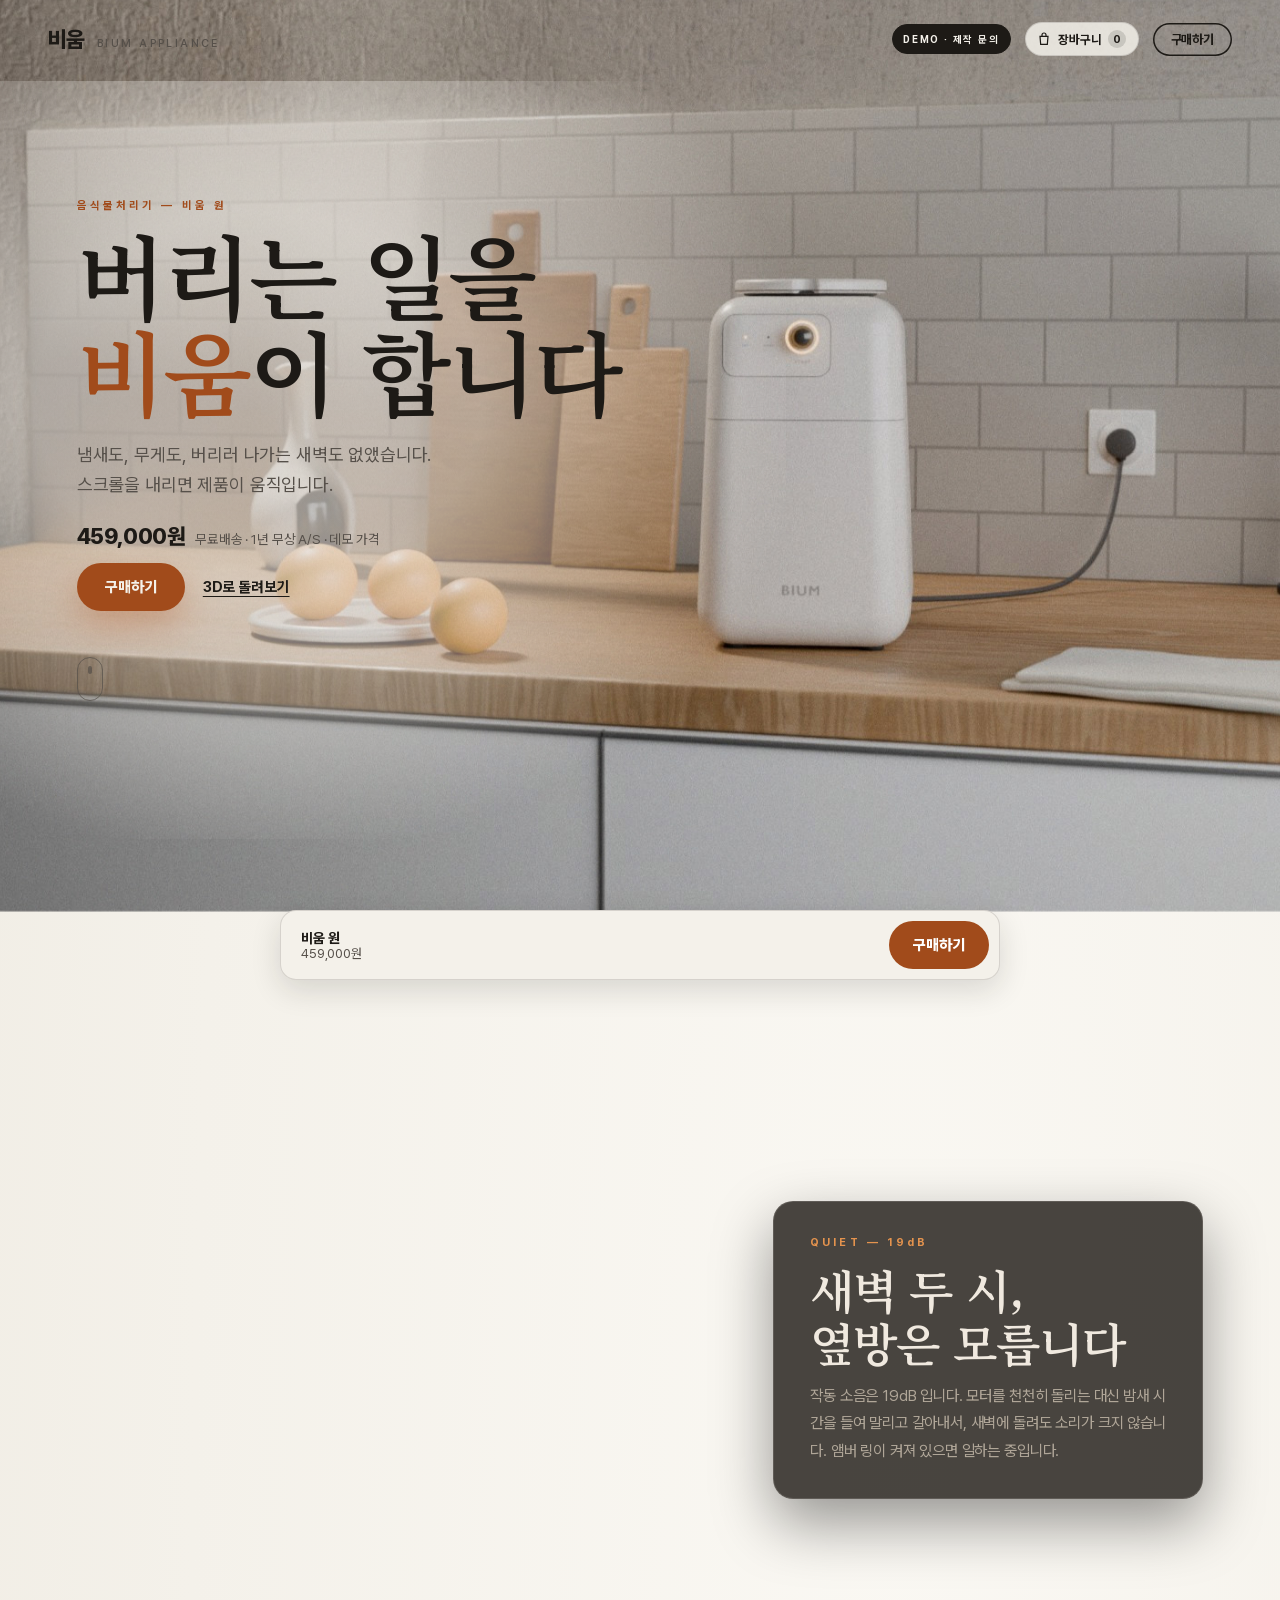
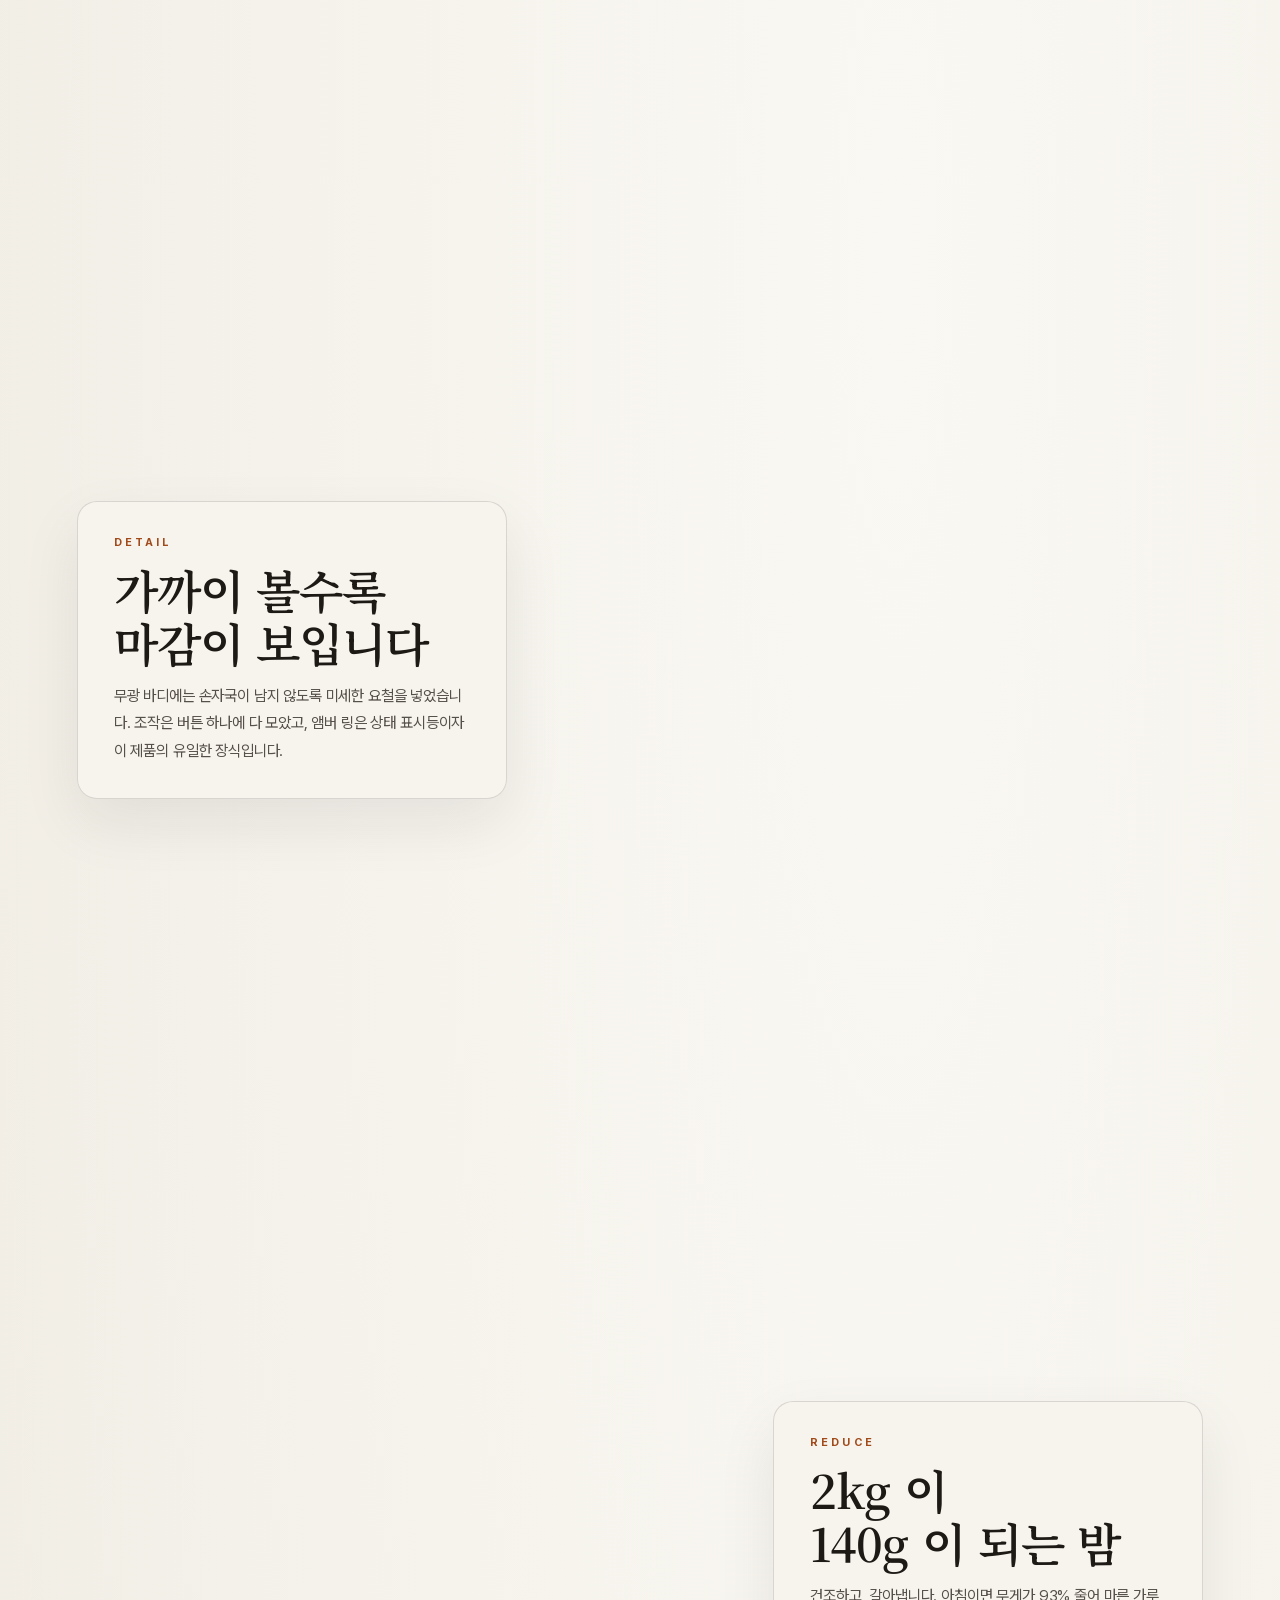
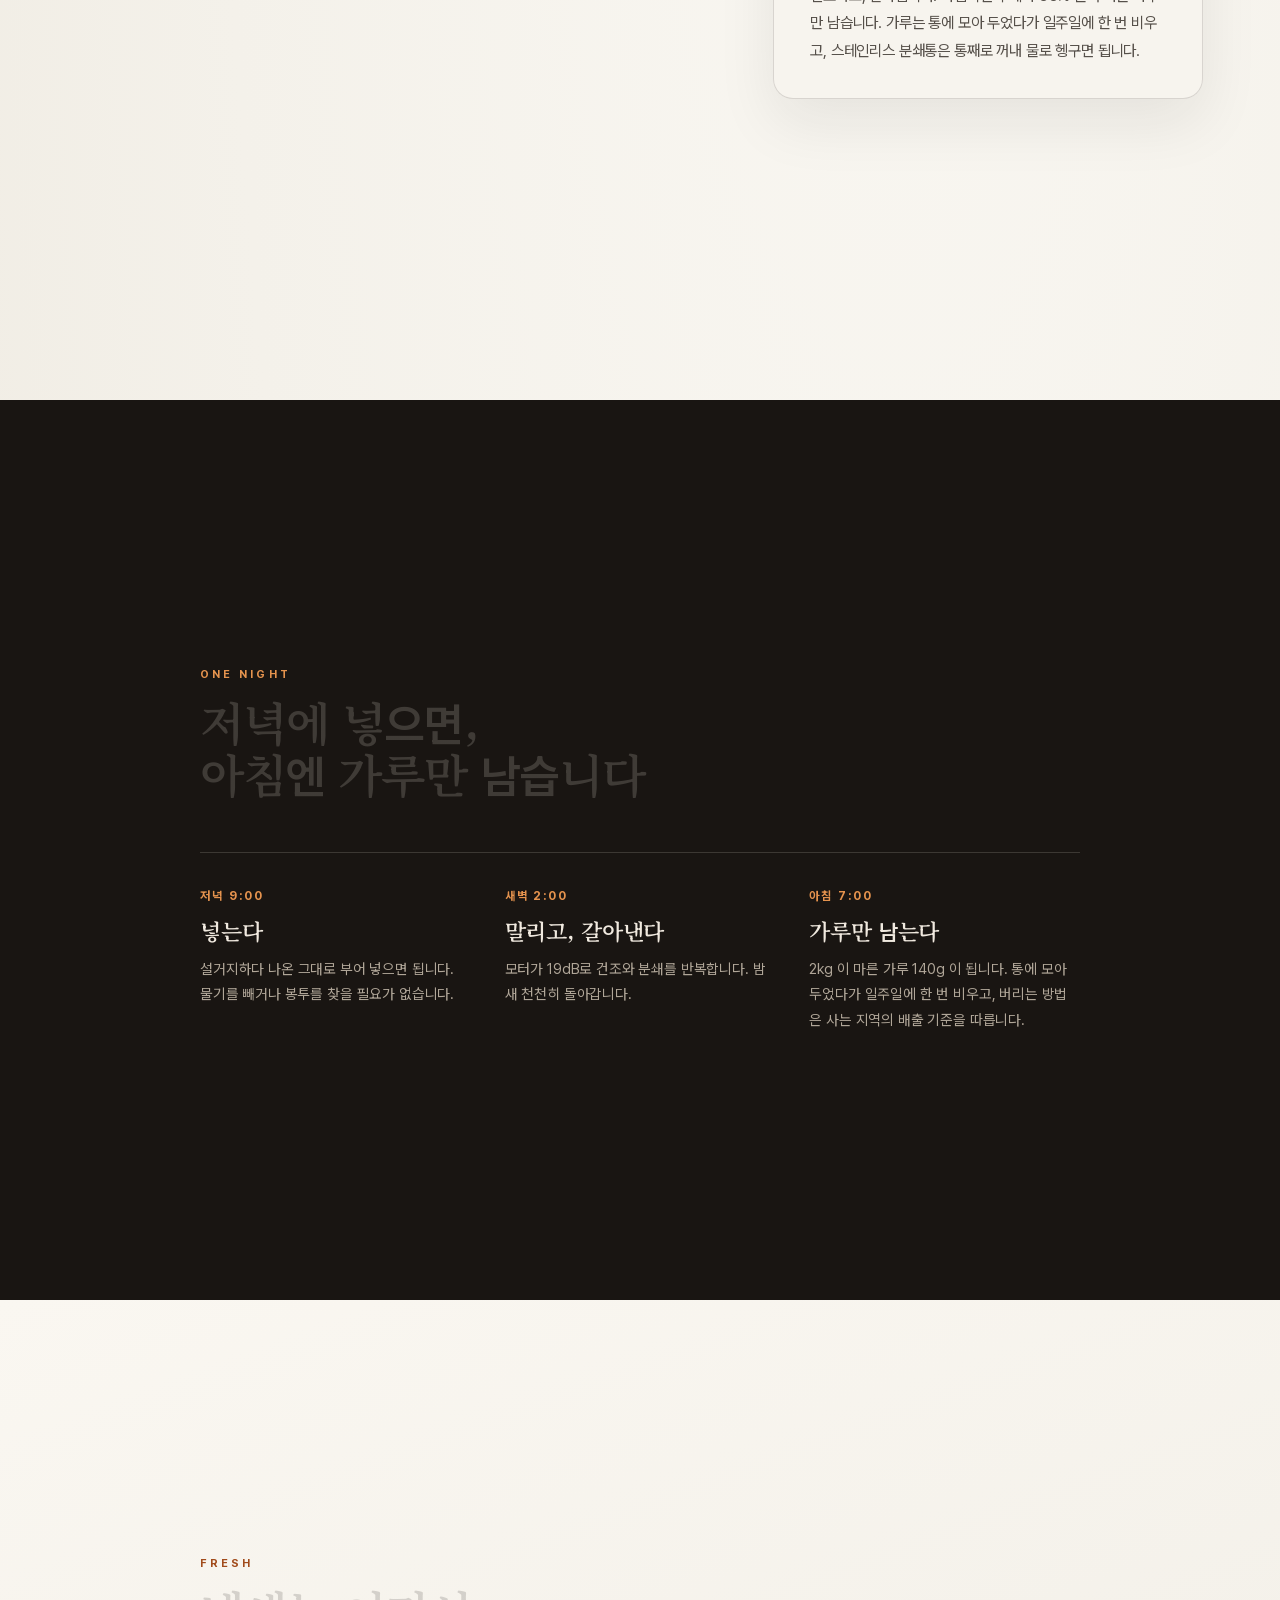
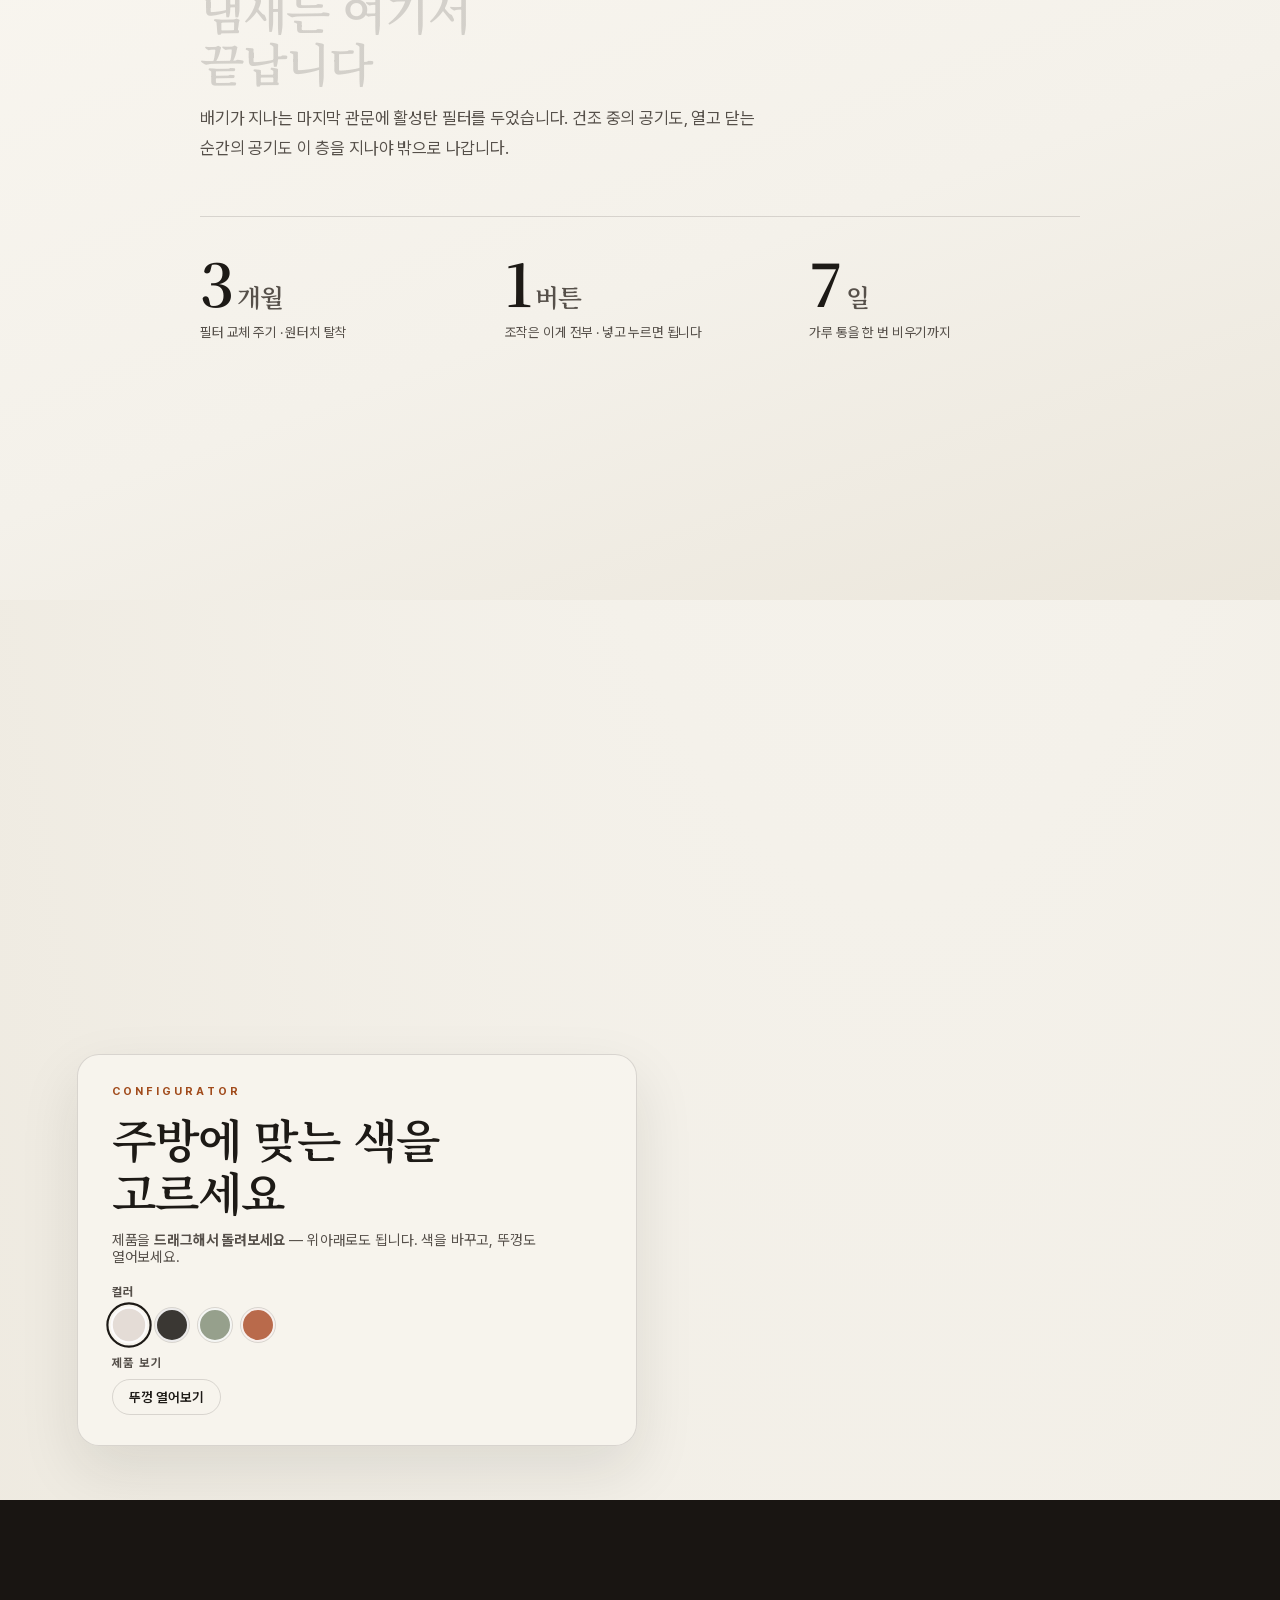
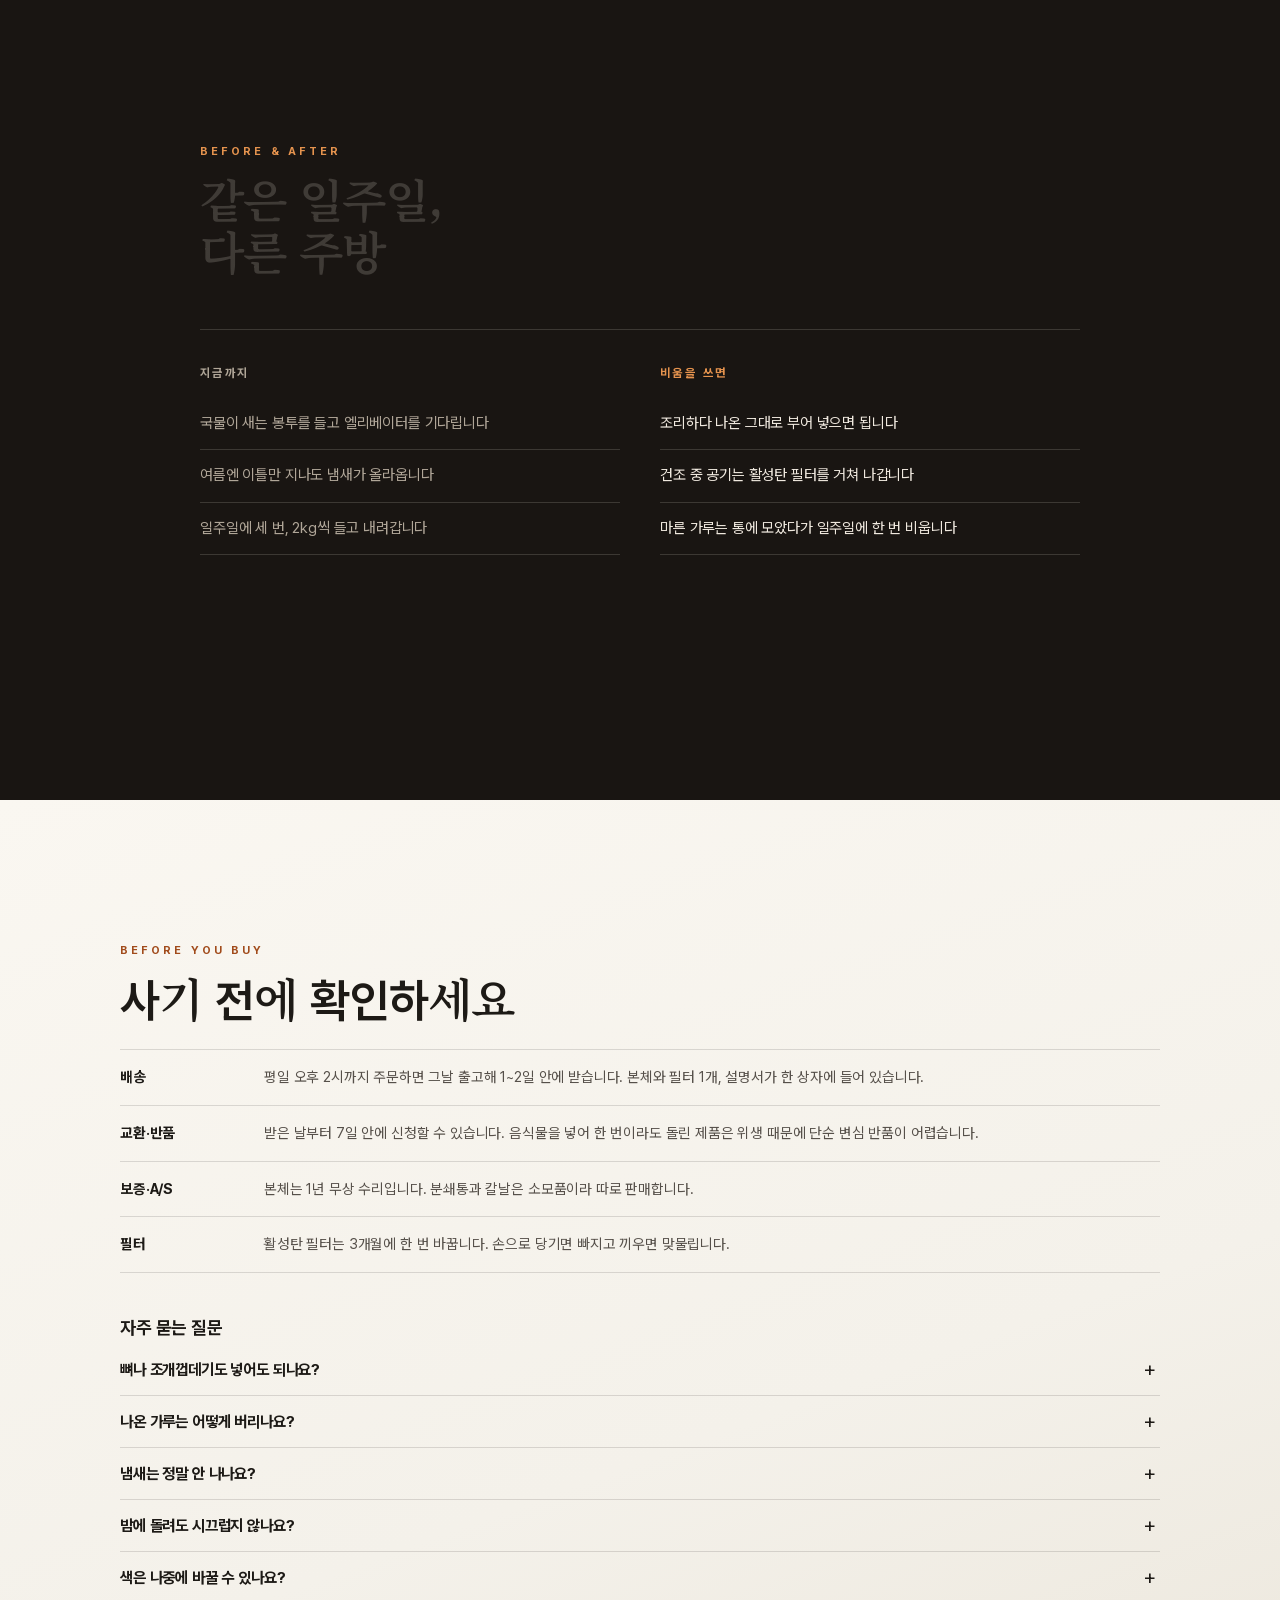
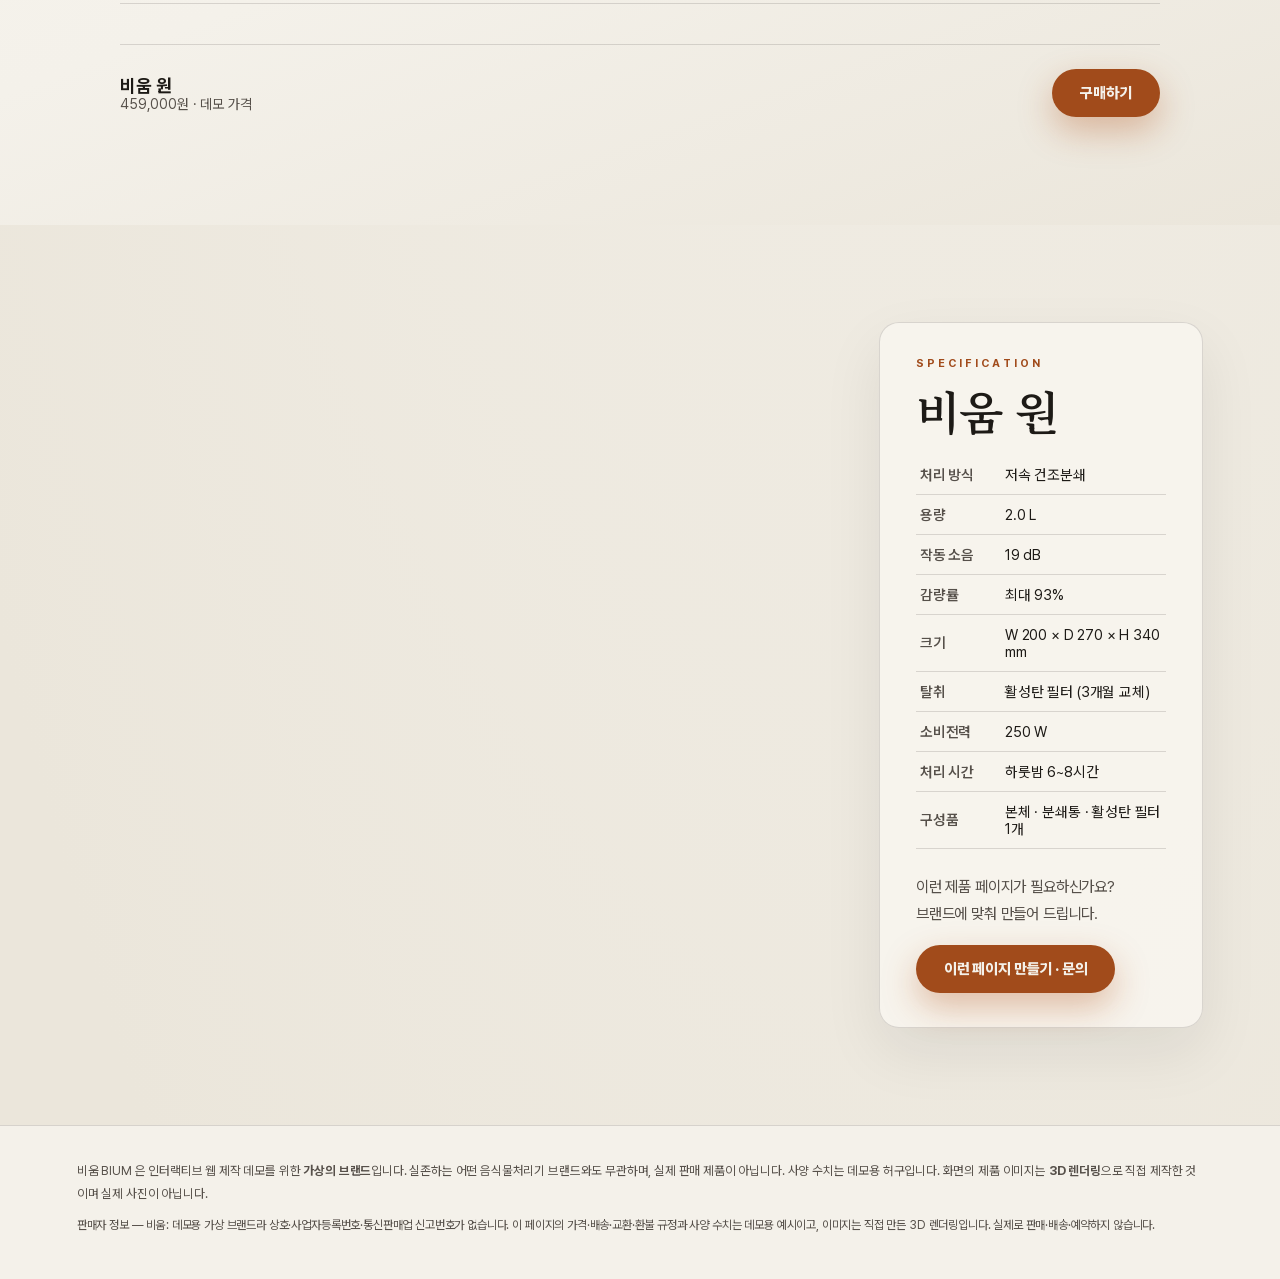
<file: bium/index.html>
<!doctype html>
<html lang="ko">
<head>
  <meta charset="utf-8" />
  <meta name="viewport" content="width=device-width, initial-scale=1" />
  <title>비움 BIUM — 음식물처리기 원</title>
  <meta name="description" content="냄새도 소리도 없이. 건조분쇄식 음식물처리기 비움 원 — 인터랙티브 웹 제작 데모" />
  <meta property="og:title" content="비움 BIUM — 음식물처리기 원" />
  <meta property="og:description" content="스크롤이 카메라를 움직이고, 뚜껑이 열리고, 고객이 색을 고르는 인터랙티브 3D 제품 페이지 데모" />
  <meta property="og:type" content="website" />
  <link rel="icon" href="data:image/svg+xml,%3Csvg xmlns='http://www.w3.org/2000/svg' viewBox='0 0 100 100'%3E%3Ccircle cx='50' cy='50' r='34' fill='none' stroke='%23a14b1b' stroke-width='16'/%3E%3C/svg%3E" />
  <script type="module" crossorigin src="./assets/index-C7XVBxUj.js"></script>
  <link rel="stylesheet" crossorigin href="./assets/index-rrdhRTWg.css">
</head>
<body>
  <!-- 로딩 -->
  <div id="loader" aria-hidden="true">
    <div class="loader-mark">비움</div>
    <div class="loader-bar"><span id="loader-fill"></span></div>
    <div class="loader-pct" id="loader-pct">0%</div>
  </div>

  <!-- 장면 사진 레이어 (렌더로 만든 사진이 스크롤에 맞춰 바뀐다) -->
  <div id="stills" role="group" aria-label="제품 사진">
    <img class="still" data-key="hero"   src="./stills/hero.jpg"   alt="주방 조리대 위에 놓인 흰색 음식물처리기 비움 원" />
    <img class="still" data-key="night"  src="./stills/night.jpg"  alt="불을 끈 밤 주방에서 앰버 불빛이 켜진 비움 원" />
    <img class="still" data-key="craft"  src="./stills/quiet.jpg"  alt="비움 원의 조작 패널. 둥근 시작 버튼과 표시등을 가까이서 찍은 모습" />
    <img class="still" data-key="detail" src="./stills/inside.jpg" alt="뚜껑을 연 비움 원의 안쪽 금속 통" />
    <img class="still" data-key="specs"  src="./stills/rear.jpg"   alt="타일 벽 주방 조리대 위에 놓인 비움 원 전경" />
    <!-- 컨피규레이터 배경판 — 화면엔 직접 안 나오고 3D 씬의 배경 텍스처로 쓰인다 -->
    <img class="still" data-key="config" src="./stills/config.jpg" alt="3D 모델 뒤에 깔리는 빈 주방 조리대 배경" />
  </div>

  <!-- 실시간 3D 캔버스 (컨피규레이터 구간에서만 등장) -->
  <canvas id="stage" role="img" aria-label="비움 원의 3D 모델. 색 고르기 구간에서 이 영역에 초점을 두고 방향키로 돌려볼 수 있습니다."></canvas>

  <!-- 네비 -->
  <header class="nav">
    <div class="nav-brand">비움 <span class="nav-sub">BIUM APPLIANCE</span></div>
    <div class="nav-right">
      <span class="badge-demo">DEMO</span>
      <a class="nav-cta" href="#contact">문의</a>
    </div>
  </header>

  <main id="content">
    <!-- 1. 히어로 -->
    <section class="panel hero" data-cam="hero">
      <div class="hero-copy" data-reveal>
        <p class="eyebrow">음식물처리기 — 비움 원</p>
        <h1>버리는 일을<br /><em>비움</em>이 합니다</h1>
        <p class="lede">냄새도, 무게도, 버리러 나가는 새벽도 없앴습니다.<br />스크롤을 내리면 제품이 움직입니다.</p>
        <div class="scroll-hint" aria-hidden="true"><span></span></div>
      </div>
    </section>

    <!-- 2. 새벽 (어두운 섹션) -->
    <section class="panel" data-cam="night">
      <div class="card card-right card-night" data-reveal>
        <p class="eyebrow">QUIET — 19dB</p>
        <h2>새벽 두 시,<br />옆방은 모릅니다</h2>
        <p>작동 소음은 19dB 입니다. 모터를 천천히 돌리는 대신 밤새 시간을 들여
        말리고 갈아내서, 새벽에 돌려도 소리가 크지 않습니다.
        앰버 링이 켜져 있으면 일하는 중입니다.</p>
      </div>
    </section>

    <!-- 3. 디테일 매크로 -->
    <section class="panel" data-cam="craft">
      <div class="card card-left" data-reveal>
        <p class="eyebrow">DETAIL</p>
        <h2>가까이 볼수록<br />마감이 보입니다</h2>
        <p>무광 바디에는 손자국이 남지 않도록 미세한 요철을 넣었습니다.
        조작은 버튼 하나에 다 모았고, 앰버 링은 상태 표시등이자
        이 제품의 유일한 장식입니다.</p>
      </div>
    </section>

    <!-- 4. 부피 감소 (뚜껑 열림) -->
    <section class="panel" data-cam="detail">
      <div class="card card-right" data-reveal>
        <p class="eyebrow">REDUCE</p>
        <h2>2kg 이<br />140g 이 되는 밤</h2>
        <p>건조하고, 갈아냅니다. 아침이면 무게가 93% 줄어
        마른 가루만 남습니다. 가루는 통에 모아 두었다가 일주일에 한 번 비우고,
        스테인리스 분쇄통은 통째로 꺼내 물로 헹구면 됩니다.</p>
      </div>
    </section>

    <!-- 5. 하루 타임라인 (솔리드 다크) -->
    <section class="panel panel-solid panel-dark" data-cam="cycle">
      <div class="solid-inner" data-reveal>
        <p class="eyebrow">ONE NIGHT</p>
        <h2 data-fill>저녁에 넣으면,<br />아침엔 가루만 남습니다</h2>
        <div class="timeline">
          <div class="tl-item">
            <p class="tl-time">저녁 9:00</p>
            <p class="tl-title">넣는다</p>
            <p class="tl-desc">설거지하다 나온 그대로 부어 넣으면 됩니다.
            물기를 빼거나 봉투를 찾을 필요가 없습니다.</p>
          </div>
          <div class="tl-item">
            <p class="tl-time">새벽 2:00</p>
            <p class="tl-title">말리고, 갈아낸다</p>
            <p class="tl-desc">모터가 19dB로 건조와 분쇄를 반복합니다.
            밤새 천천히 돌아갑니다.</p>
          </div>
          <div class="tl-item">
            <p class="tl-time">아침 7:00</p>
            <p class="tl-title">가루만 남는다</p>
            <p class="tl-desc">2kg 이 마른 가루 140g 이 됩니다. 통에 모아 두었다가
            일주일에 한 번 비우고, 버리는 방법은 사는 지역의 배출 기준을 따릅니다.</p>
          </div>
        </div>
      </div>
    </section>

    <!-- 6. 냄새/필터 (솔리드 라이트) -->
    <section class="panel panel-solid panel-light" data-cam="filter">
      <div class="solid-inner" data-reveal>
        <p class="eyebrow">FRESH</p>
        <h2 data-fill>냄새는 여기서<br />끝납니다</h2>
        <p class="solid-lede">배기가 지나는 마지막 관문에 활성탄 필터를 두었습니다.
        건조 중의 공기도, 열고 닫는 순간의 공기도 이 층을 지나야 밖으로 나갑니다.</p>
        <div class="stats">
          <div class="stat"><p class="stat-num">3<span>개월</span></p><p class="stat-label">필터 교체 주기 · 원터치 탈착</p></div>
          <div class="stat"><p class="stat-num">1<span>버튼</span></p><p class="stat-label">조작은 이게 전부 · 넣고 누르면 됩니다</p></div>
          <div class="stat"><p class="stat-num">7<span>일</span></p><p class="stat-label">가루 통을 한 번 비우기까지</p></div>
        </div>
      </div>
    </section>

    <!-- 7. 컨피규레이터 -->
    <section class="panel configurator" data-cam="config" id="config">
      <div class="config-ui" data-reveal>
        <p class="eyebrow">CONFIGURATOR</p>
        <h2>주방에 맞는 색을 <br />고르세요</h2>
        <p class="config-help">제품을 <strong>드래그해서 돌려보세요</strong> — 위아래로도 됩니다.
        색을 바꾸고, 뚜껑도 열어보세요.</p>
        <div class="config-group">
          <p class="config-label">컬러</p>
          <div id="swatches" class="chip-row"></div>
        </div>
        <div class="config-group">
          <p class="config-label">제품 보기</p>
          <div class="chip-row">
            <button id="lid-toggle" class="chip">뚜껑 열어보기</button>
          </div>
        </div>
      </div>
    </section>

    <!-- 8. 비교 (솔리드 다크) -->
    <section class="panel panel-solid panel-dark" data-cam="compare">
      <div class="solid-inner" data-reveal>
        <p class="eyebrow">BEFORE &amp; AFTER</p>
        <h2 data-fill>같은 일주일,<br />다른 주방</h2>
        <div class="compare">
          <div class="cmp-col cmp-before">
            <p class="cmp-head">지금까지</p>
            <ul>
              <li>국물이 새는 봉투를 들고 엘리베이터를 기다립니다</li>
              <li>여름엔 이틀만 지나도 냄새가 올라옵니다</li>
              <li>일주일에 세 번, 2kg씩 들고 내려갑니다</li>
            </ul>
          </div>
          <div class="cmp-col cmp-after">
            <p class="cmp-head">비움을 쓰면</p>
            <ul>
              <li>조리하다 나온 그대로 부어 넣으면 됩니다</li>
              <li>건조 중 공기는 활성탄 필터를 거쳐 나갑니다</li>
              <li>마른 가루는 통에 모았다가 일주일에 한 번 비웁니다</li>
            </ul>
          </div>
        </div>
      </div>
    </section>

    <!-- 9. 사양 + CTA -->
    <section class="panel" data-cam="specs" id="contact">
      <div class="specs-wrap">
        <div class="card card-specs" data-reveal>
          <p class="eyebrow">SPECIFICATION</p>
          <h2>비움 원</h2>
          <table class="specs">
            <tr><th>처리 방식</th><td>저속 건조분쇄</td></tr>
            <tr><th>용량</th><td>2.0 L</td></tr>
            <tr><th>작동 소음</th><td>19 dB</td></tr>
            <tr><th>감량률</th><td>최대 93%</td></tr>
            <tr><th>크기</th><td>W 200 × D 270 × H 340 mm</td></tr>
            <tr><th>탈취</th><td>활성탄 필터 (3개월 교체)</td></tr>
            <tr><th>소비전력</th><td>250 W</td></tr>
            <tr><th>처리 시간</th><td>하룻밤 6~8시간</td></tr>
            <tr><th>구성품</th><td>본체 · 분쇄통 · 활성탄 필터 1개</td></tr>
          </table>
          <div class="cta-block">
            <p class="cta-note">이런 제품 페이지가 필요하신가요?<br />
            브랜드에 맞춰 만들어 드립니다.</p>
            <a class="cta" href="mailto:fa0509@naver.com?subject=%EC%9D%B8%ED%84%B0%EB%9E%99%ED%8B%B0%EB%B8%8C%20%EC%A0%9C%ED%92%88%20%ED%8E%98%EC%9D%B4%EC%A7%80%20%EC%A0%9C%EC%9E%91%20%EB%AC%B8%EC%9D%98">이런 페이지 만들기 · 문의</a>
          </div>
        </div>
      </div>
    </section>
  </main>

  <footer class="foot">
    <p>비움 BIUM 은 인터랙티브 웹 제작 데모를 위한 <strong>가상의 브랜드</strong>입니다.
    실존하는 어떤 음식물처리기 브랜드와도 무관하며, 실제 판매 제품이 아닙니다. 사양 수치는 데모용 허구입니다.
    화면의 제품 이미지는 <strong>3D 렌더링</strong>으로 직접 제작한 것이며 실제 사진이 아닙니다.</p>


  </footer>

</body>
</html>
</file>
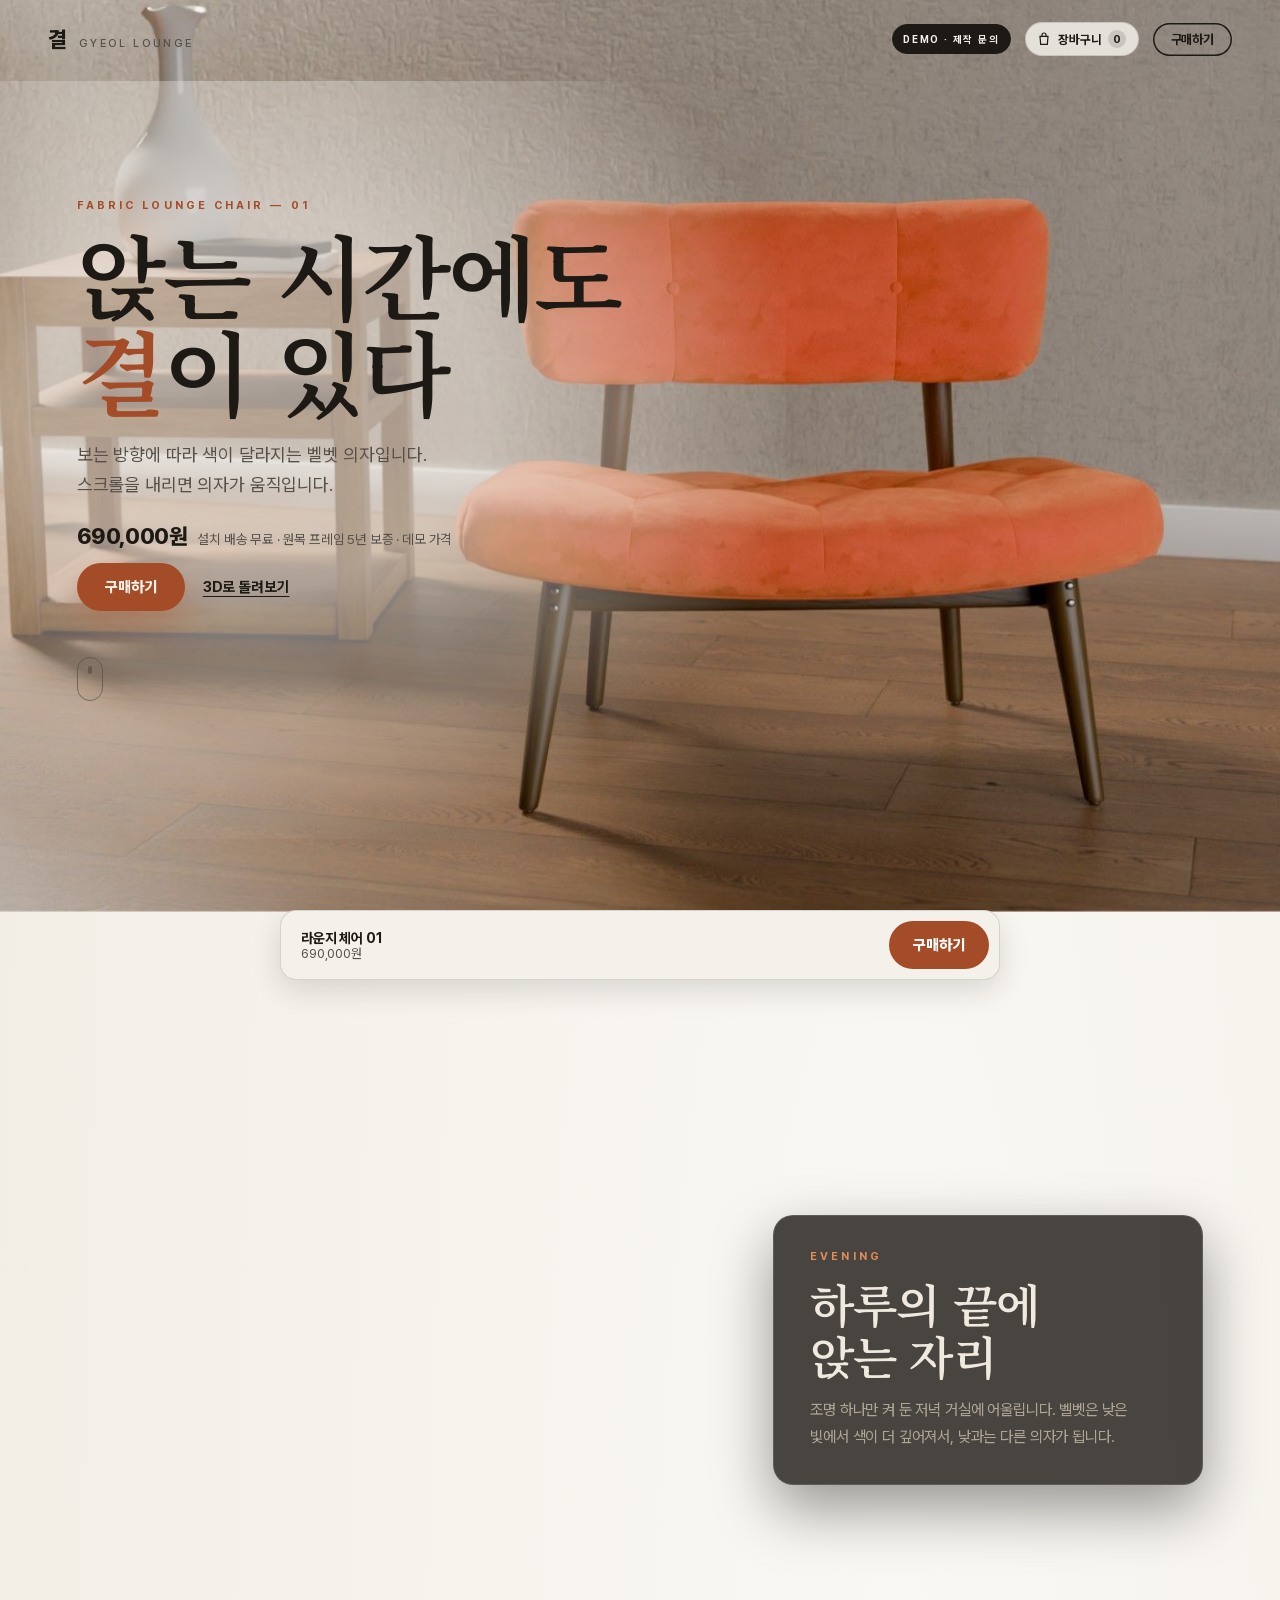
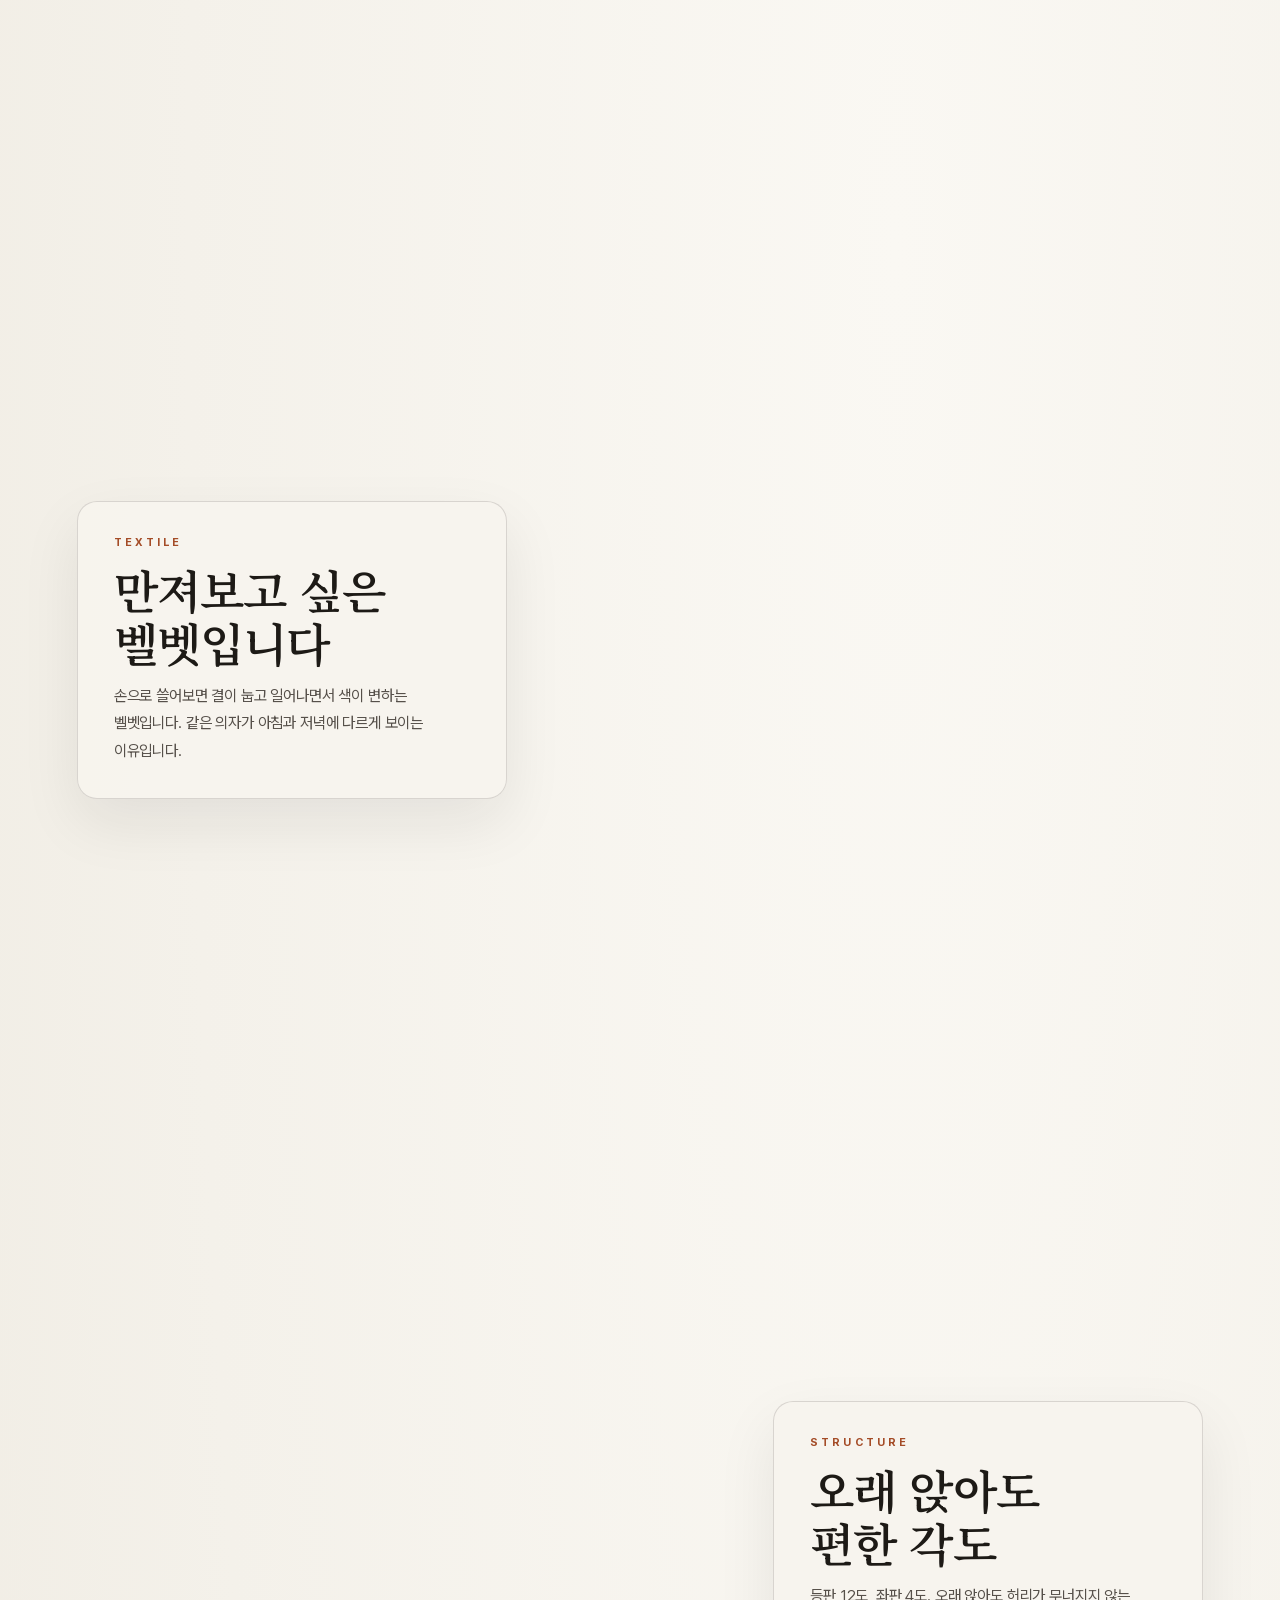
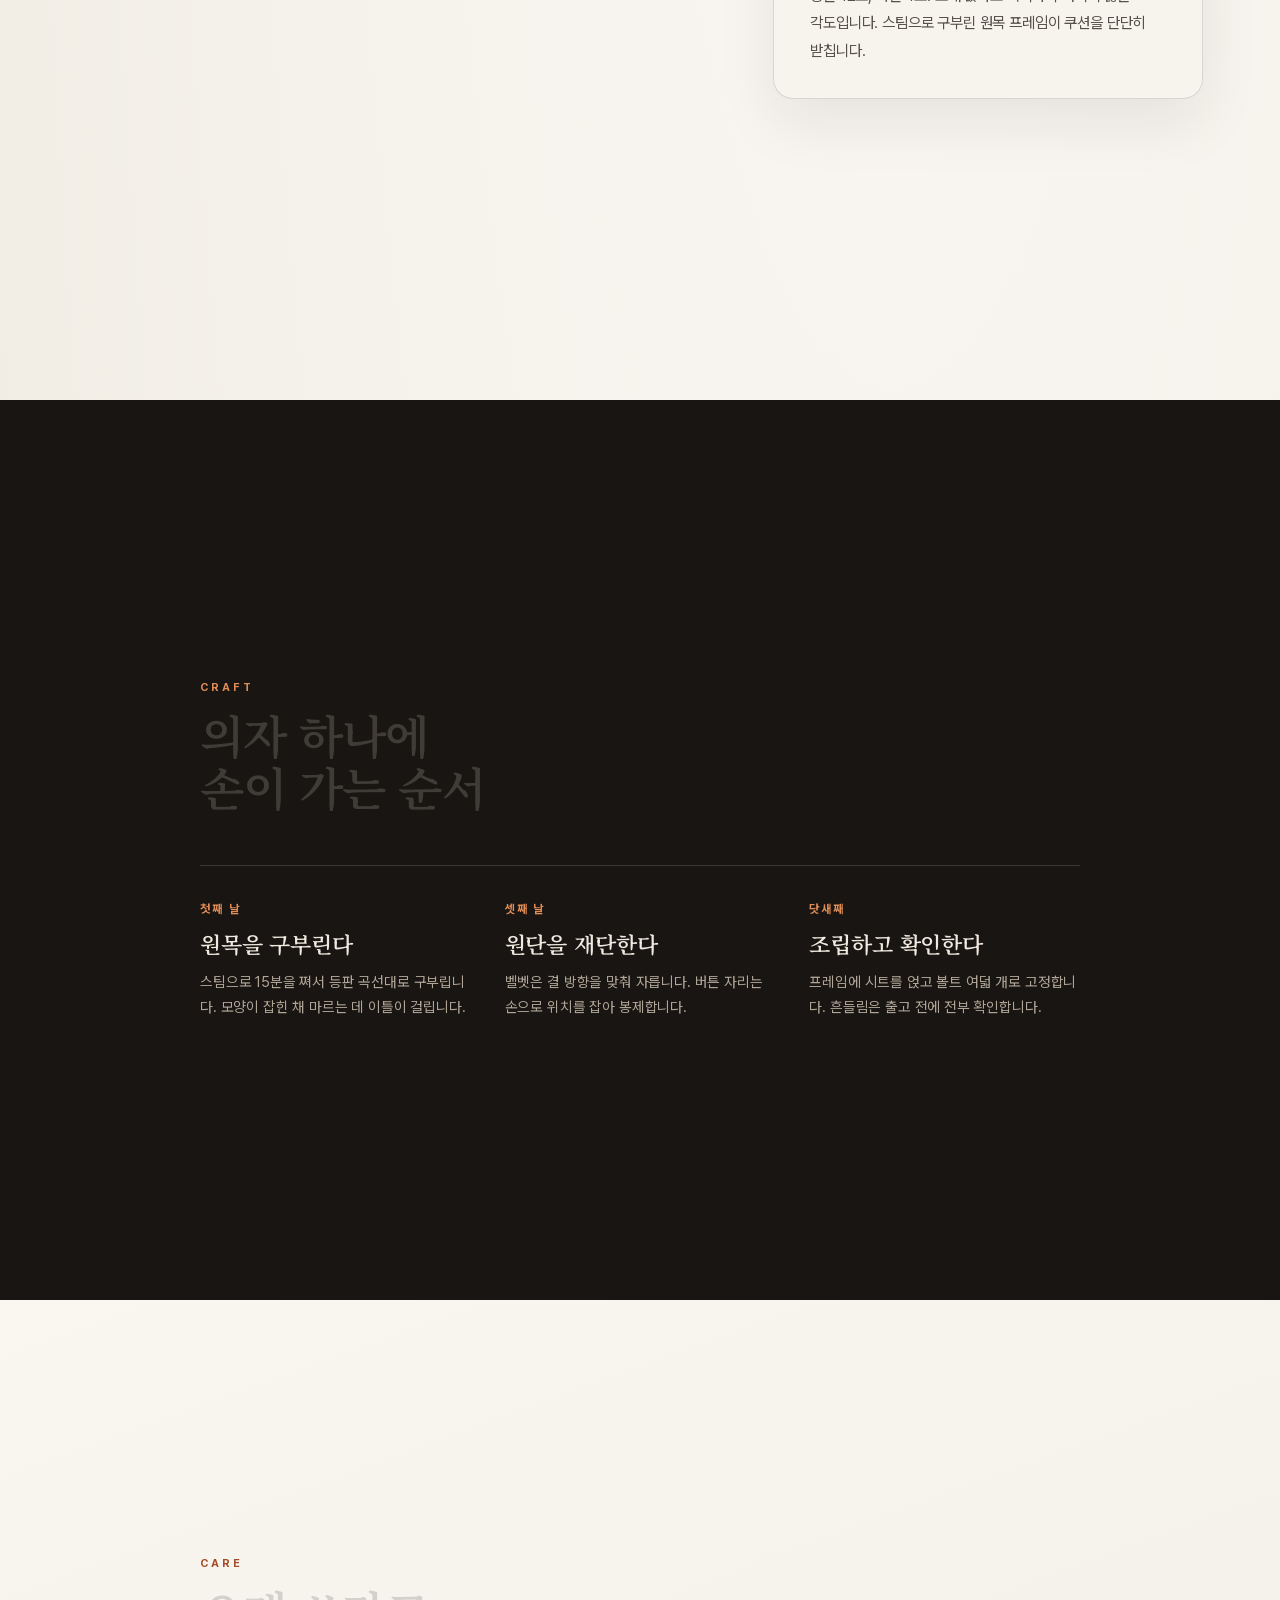
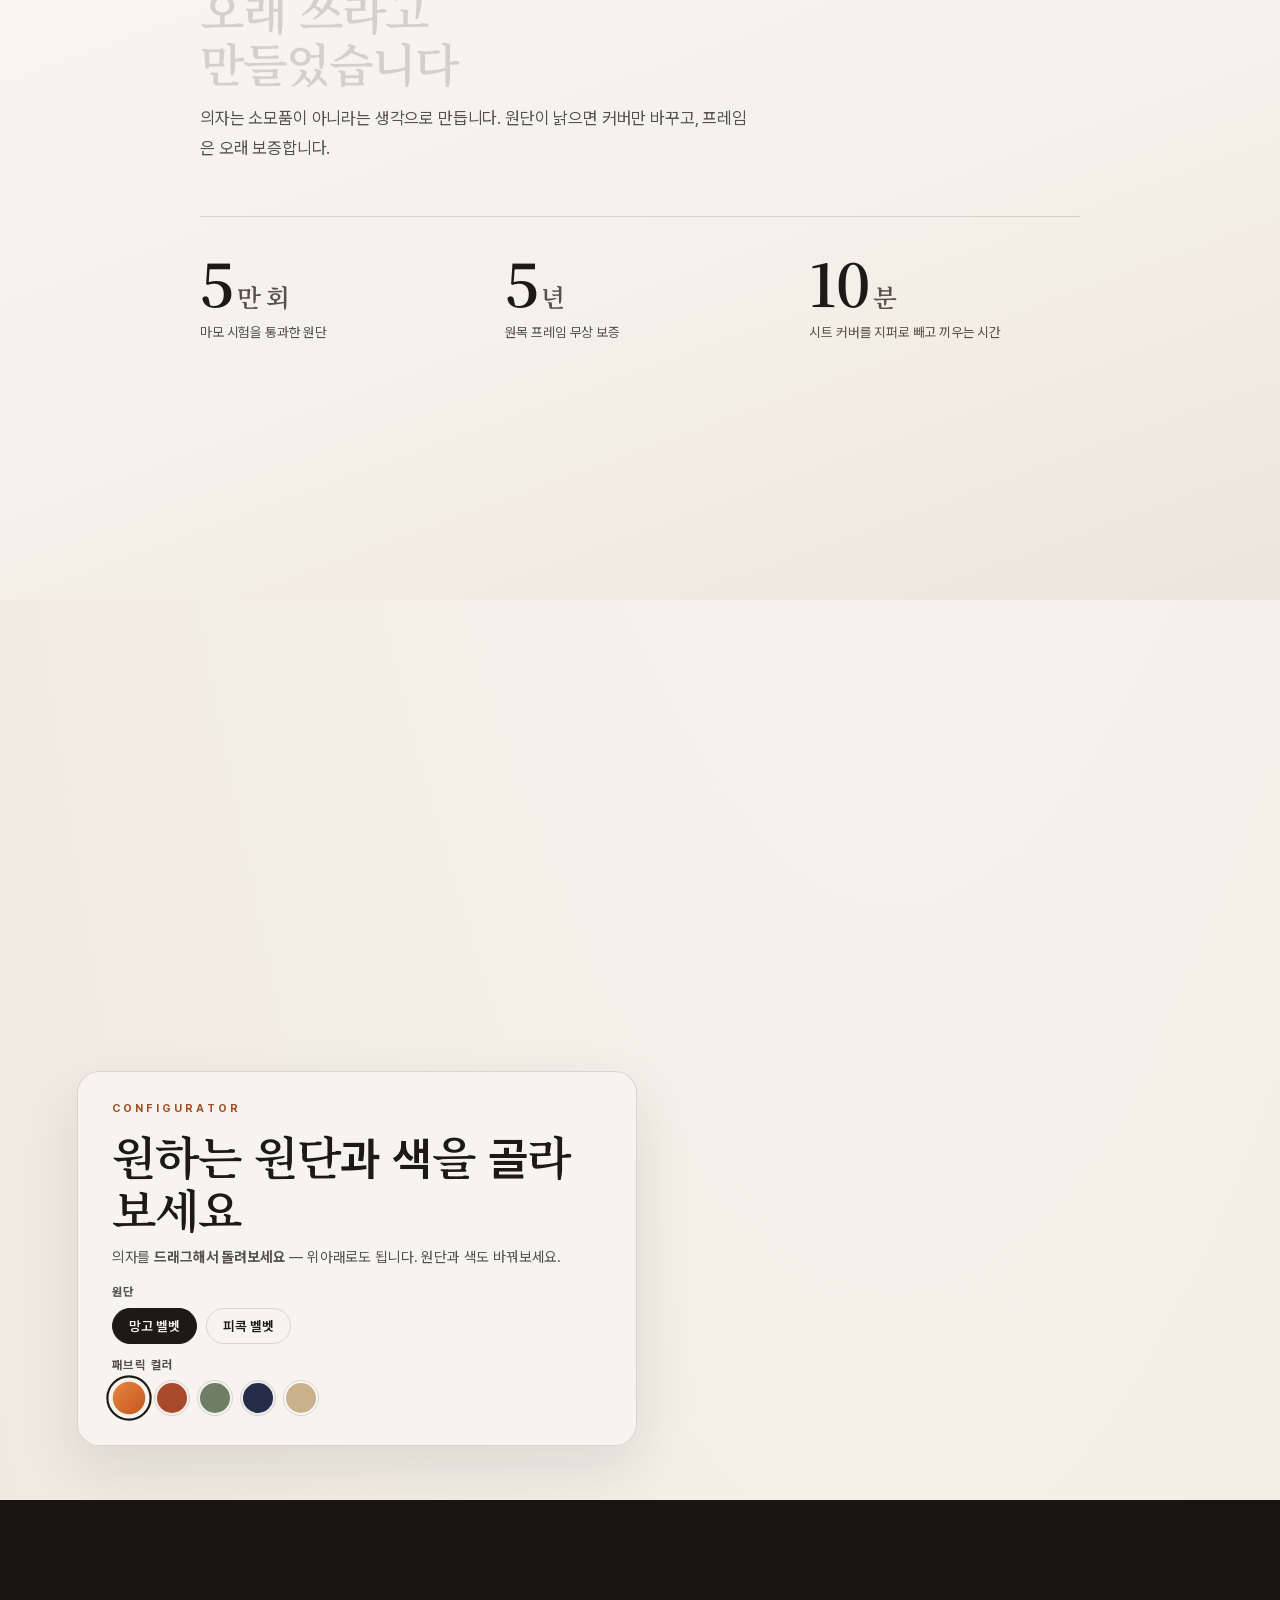
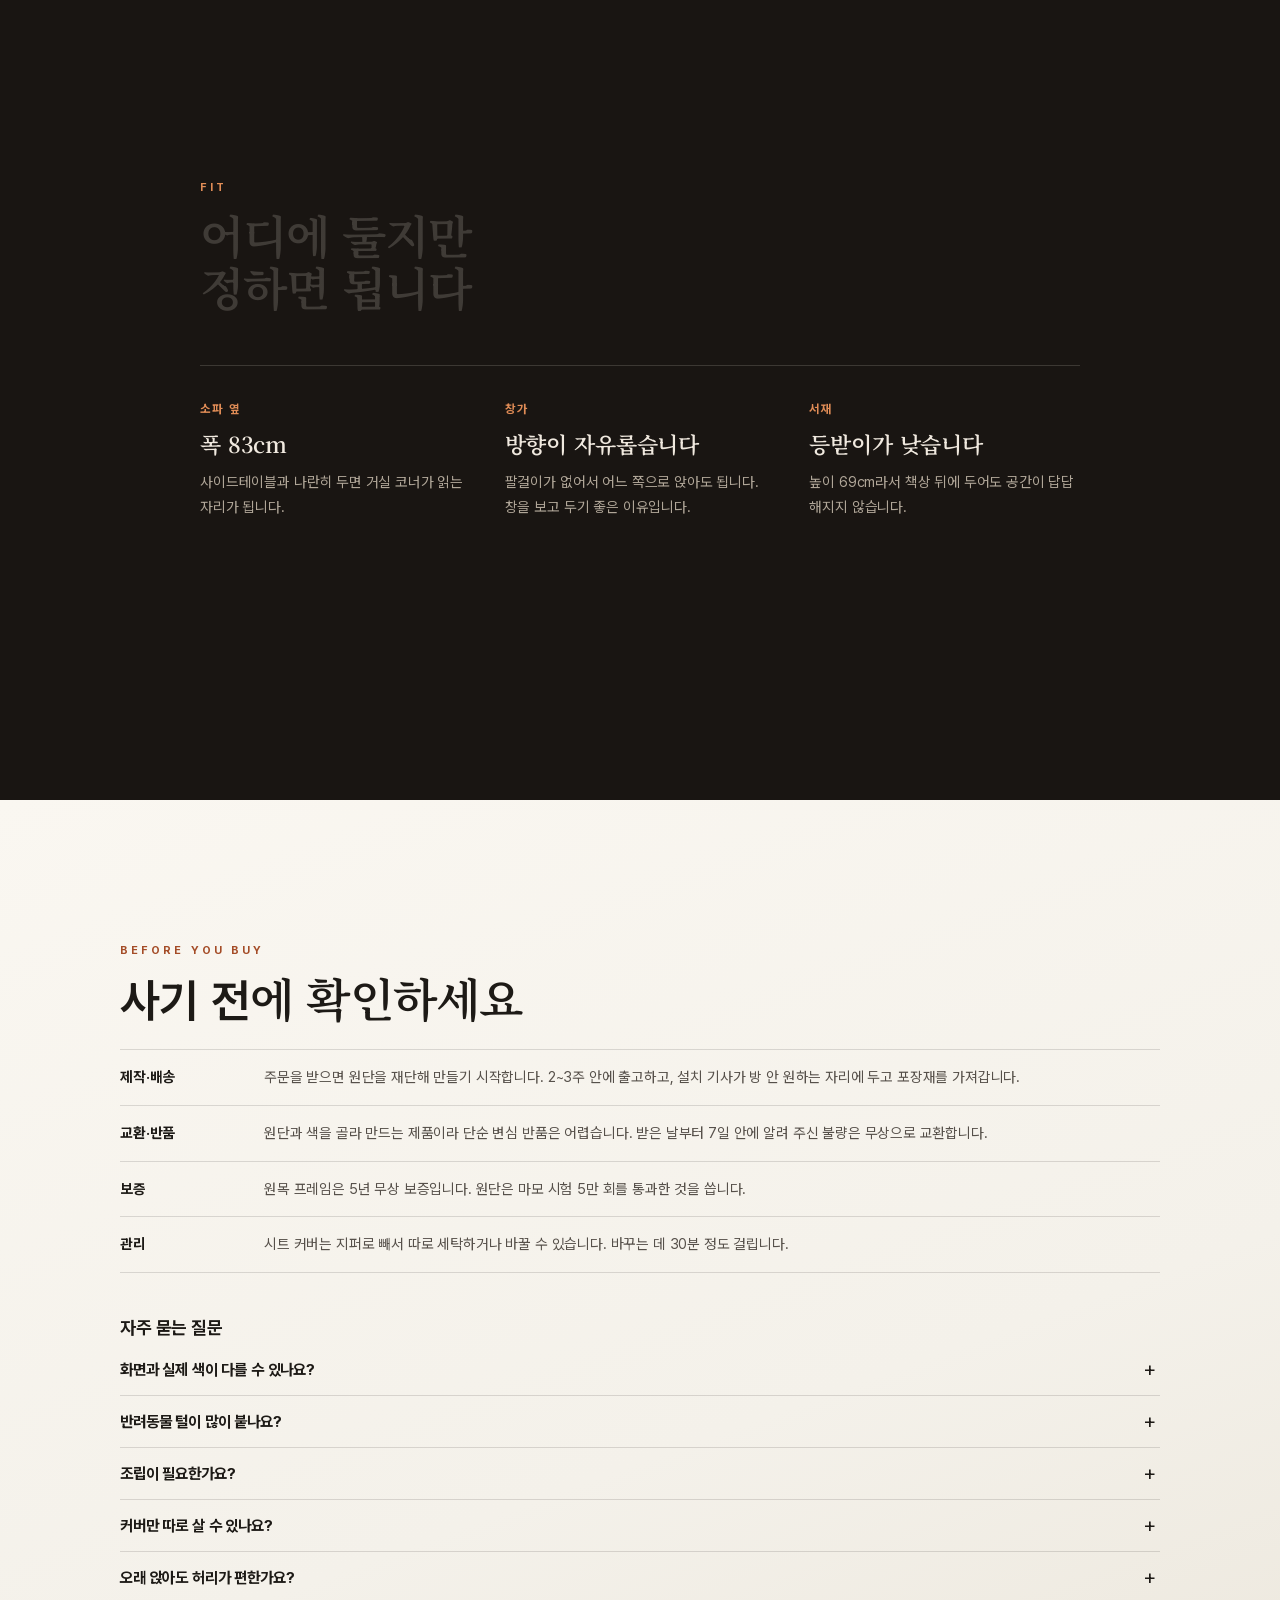
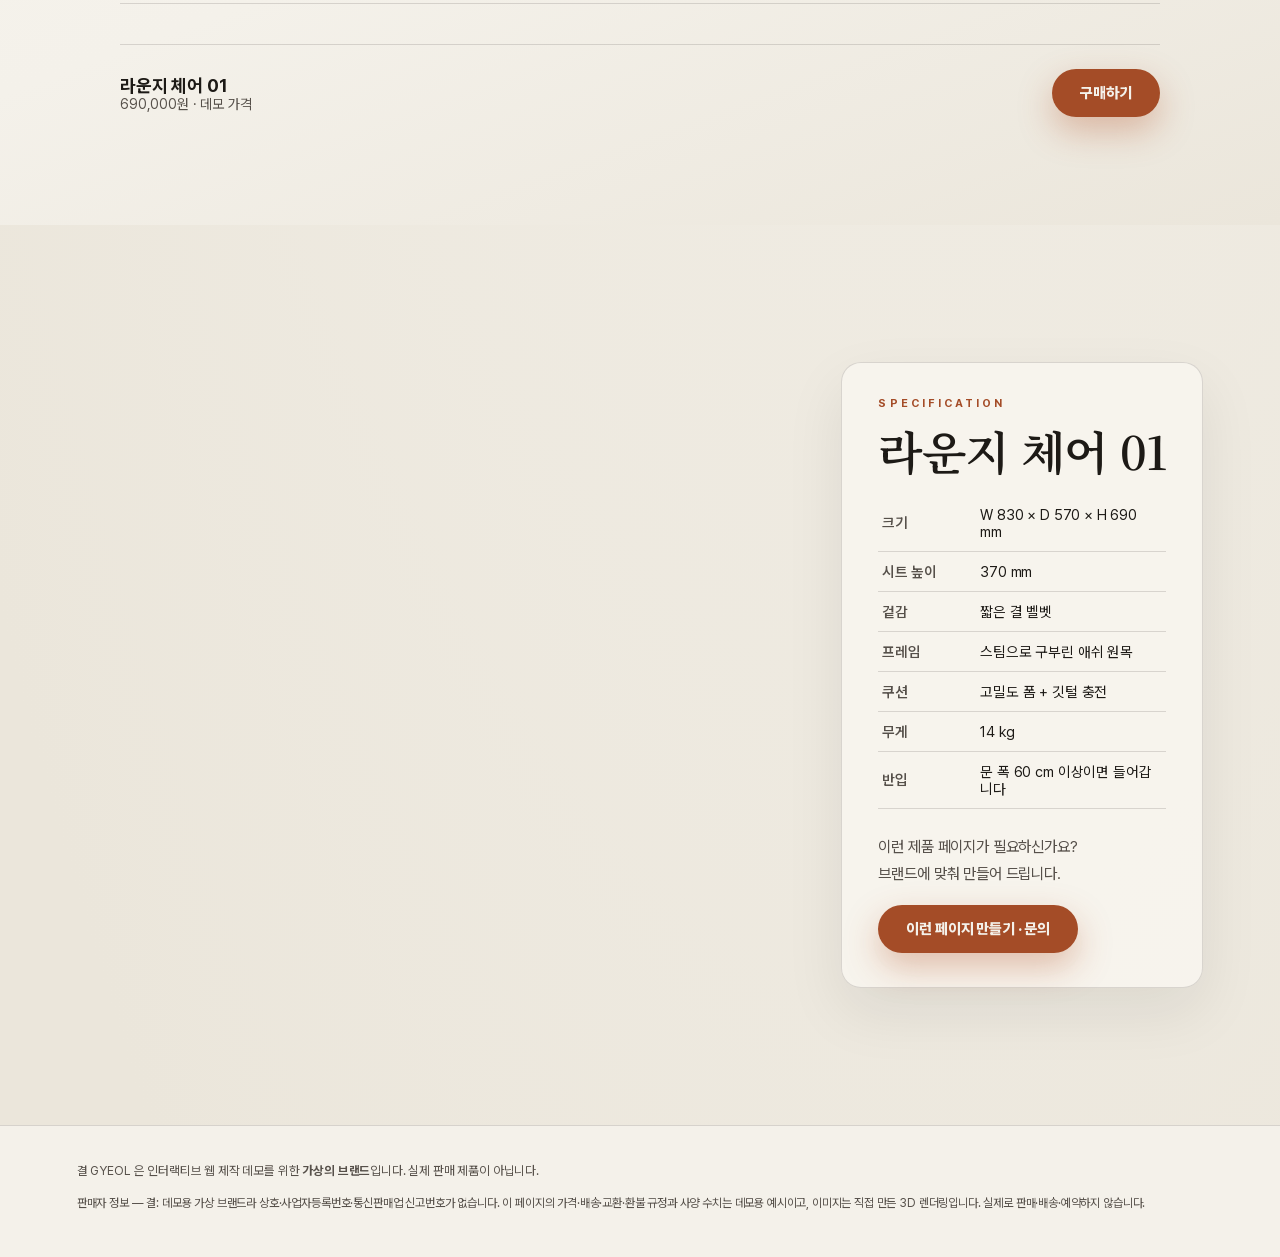
<file: gyeol/index.html>
<!doctype html>
<html lang="ko">
<head>
  <meta charset="utf-8" />
  <meta name="viewport" content="width=device-width, initial-scale=1" />
  <title>결 GYEOL — 패브릭 라운지 체어</title>
  <meta name="description" content="앉는 시간에도 결이 있다. 패브릭 라운지 체어 01 — 인터랙티브 웹 제작 데모" />
  <meta property="og:title" content="결 GYEOL — 패브릭 라운지 체어" />
  <meta property="og:description" content="스크롤이 카메라를 움직이고, 고객이 원단과 색을 고르는 인터랙티브 3D 제품 페이지 데모" />
  <meta property="og:type" content="website" />
  <link rel="icon" href="data:image/svg+xml,%3Csvg xmlns='http://www.w3.org/2000/svg' viewBox='0 0 100 100'%3E%3Crect x='14' y='14' width='72' height='72' rx='14' fill='%23a44c27'/%3E%3C/svg%3E" />
  <link rel="preload" as="image" href="./stills/hero.jpg" fetchpriority="high" />
  <link rel="preload" as="font" type="font/woff2" href="./fonts/GyeolSerif.woff2" crossorigin />
  <link rel="preload" as="font" type="font/woff2" href="./fonts/PretendardVariable.woff2" crossorigin />
  <script type="module" crossorigin src="./assets/index-BCl8ajBW.js"></script>
  <link rel="stylesheet" crossorigin href="./assets/index-COLXoZHc.css">
</head>
<body>
  <!-- 로딩 -->
  <div id="loader" aria-hidden="true">
    <div class="loader-mark">결</div>
    <div class="loader-bar"><span id="loader-fill"></span></div>
    <div class="loader-pct" id="loader-pct">0%</div>
  </div>

  <!-- 장면 사진 레이어 (렌더로 만든 사진이 스크롤에 맞춰 바뀐다) -->
  <div id="stills" role="group" aria-label="제품 사진">
    <img class="still" data-key="hero"   src="./stills/hero.jpg" fetchpriority="high" decoding="async"   alt="벽 앞에 놓인 주황색 벨벳 라운지 체어와 원목 사이드 테이블" />
    <img class="still" data-key="night"  data-src="stills/night.jpg"  alt="불을 낮춘 방에 놓인 라운지 체어" />
    <img class="still" data-key="craft"  data-src="stills/craft.jpg"  alt="주황색 벨벳 원단과 단추 마감을 확대한 모습" />
    <img class="still" data-key="detail" data-src="stills/detail.jpg" alt="라운지 체어의 등받이와 좌석을 정면에서 가까이 본 모습" />
    <img class="still" data-key="specs"  data-src="stills/wide.jpg"   alt="플로어 램프와 사이드 테이블 사이에 놓인 라운지 체어 전경" />
    <!-- 컨피규레이터 배경판 — 화면엔 직접 안 나오고 3D 씬의 배경 텍스처로 쓰인다 -->
    <img class="still" data-key="config" data-src="stills/config.jpg" alt="3D 모델 뒤에 깔리는 원목 사이드 테이블과 마루 배경" />
  </div>

  <!-- 실시간 3D 캔버스 (컨피규레이터 구간에서만 등장) -->
  <canvas id="stage" role="img" aria-label="라운지 체어 01의 3D 모델. 원단과 색 고르기 구간에서 이 영역에 초점을 두고 방향키로 돌려볼 수 있습니다."></canvas>

  <!-- 상단 네비 -->
  <header class="nav">
    <div class="nav-brand">결 <span class="nav-sub">GYEOL LOUNGE</span></div>
    <div class="nav-right">
      <span class="badge-demo">DEMO</span>
      <a class="nav-cta" href="#contact">문의</a>
    </div>
  </header>

  <main id="content">
    <!-- 1. 히어로 -->
    <section class="panel hero" data-cam="hero">
      <div class="hero-copy" data-reveal>
        <p class="eyebrow">FABRIC LOUNGE CHAIR — 01</p>
        <h1>앉는 시간에도<br /><em>결</em>이 있다</h1>
        <p class="lede">보는 방향에 따라 색이 달라지는 벨벳 의자입니다.<br />스크롤을 내리면 의자가 움직입니다.</p>
        <div class="scroll-hint" aria-hidden="true"><span></span></div>
      </div>
    </section>

    <!-- 2. 저녁 (어두운 섹션) -->
    <section class="panel" data-cam="night">
      <div class="card card-right card-night" data-reveal>
        <p class="eyebrow">EVENING</p>
        <h2>하루의 끝에<br />앉는 자리</h2>
        <p>조명 하나만 켜 둔 저녁 거실에 어울립니다.
        벨벳은 낮은 빛에서 색이 더 깊어져서,
        낮과는 다른 의자가 됩니다.</p>
      </div>
    </section>

    <!-- 3. 소재 -->
    <section class="panel" data-cam="craft">
      <div class="card card-left" data-reveal>
        <p class="eyebrow">TEXTILE</p>
        <h2>만져보고 싶은<br />벨벳입니다</h2>
        <p>손으로 쓸어보면 결이 눕고 일어나면서 색이 변하는 벨벳입니다.
        같은 의자가 아침과 저녁에 다르게 보이는 이유입니다.</p>
      </div>
    </section>

    <!-- 4. 구조 -->
    <section class="panel" data-cam="detail">
      <div class="card card-right" data-reveal>
        <p class="eyebrow">STRUCTURE</p>
        <h2>오래 앉아도<br />편한 각도</h2>
        <p>등판 12도, 좌판 4도. 오래 앉아도 허리가 무너지지 않는
        각도입니다. 스팀으로 구부린 원목 프레임이 쿠션을
        단단히 받칩니다.</p>
      </div>
    </section>

    <!-- 5. 만드는 순서 (솔리드 다크) -->
    <section class="panel panel-solid panel-dark" data-cam="story">
      <div class="solid-inner" data-reveal>
        <p class="eyebrow">CRAFT</p>
        <h2 data-fill>의자 하나에<br />손이 가는 순서</h2>
        <div class="timeline">
          <div class="tl-item">
            <p class="tl-time">첫째 날</p>
            <p class="tl-title">원목을 구부린다</p>
            <p class="tl-desc">스팀으로 15분을 쪄서 등판 곡선대로 구부립니다.
            모양이 잡힌 채 마르는 데 이틀이 걸립니다.</p>
          </div>
          <div class="tl-item">
            <p class="tl-time">셋째 날</p>
            <p class="tl-title">원단을 재단한다</p>
            <p class="tl-desc">벨벳은 결 방향을 맞춰 자릅니다.
            버튼 자리는 손으로 위치를 잡아 봉제합니다.</p>
          </div>
          <div class="tl-item">
            <p class="tl-time">닷새째</p>
            <p class="tl-title">조립하고 확인한다</p>
            <p class="tl-desc">프레임에 시트를 얹고 볼트 여덟 개로 고정합니다.
            흔들림은 출고 전에 전부 확인합니다.</p>
          </div>
        </div>
      </div>
    </section>

    <!-- 6. 관리 (솔리드 라이트) -->
    <section class="panel panel-solid panel-light" data-cam="care">
      <div class="solid-inner" data-reveal>
        <p class="eyebrow">CARE</p>
        <h2 data-fill>오래 쓰라고<br />만들었습니다</h2>
        <p class="solid-lede">의자는 소모품이 아니라는 생각으로 만듭니다.
        원단이 낡으면 커버만 바꾸고, 프레임은 오래 보증합니다.</p>
        <div class="stats">
          <div class="stat"><p class="stat-num">5<span>만 회</span></p><p class="stat-label">마모 시험을 통과한 원단</p></div>
          <div class="stat"><p class="stat-num">5<span>년</span></p><p class="stat-label">원목 프레임 무상 보증</p></div>
          <div class="stat"><p class="stat-num">10<span>분</span></p><p class="stat-label">시트 커버를 지퍼로 빼고 끼우는 시간</p></div>
        </div>
      </div>
    </section>

    <!-- 7. 컨피규레이터 -->
    <section class="panel configurator" data-cam="config" id="config">
      <div class="config-ui" data-reveal>
        <p class="eyebrow">CONFIGURATOR</p>
        <h2>원하는 원단과 색을 골라 보세요</h2>
        <p class="config-help">의자를 <strong>드래그해서 돌려보세요</strong> — 위아래로도 됩니다.
        원단과 색도 바꿔보세요.</p>
        <div class="config-group">
          <p class="config-label">원단</p>
          <div id="variant-buttons" class="chip-row"></div>
        </div>
        <div class="config-group">
          <p class="config-label">패브릭 컬러</p>
          <div id="swatches" class="chip-row"></div>
        </div>
      </div>
    </section>

    <!-- 8. 자리 잡기 (솔리드 다크) -->
    <section class="panel panel-solid panel-dark" data-cam="fit">
      <div class="solid-inner" data-reveal>
        <p class="eyebrow">FIT</p>
        <h2 data-fill>어디에 둘지만<br />정하면 됩니다</h2>
        <div class="timeline">
          <div class="tl-item">
            <p class="tl-time">소파 옆</p>
            <p class="tl-title">폭 83cm</p>
            <p class="tl-desc">사이드테이블과 나란히 두면 거실 코너가
            읽는 자리가 됩니다.</p>
          </div>
          <div class="tl-item">
            <p class="tl-time">창가</p>
            <p class="tl-title">방향이 자유롭습니다</p>
            <p class="tl-desc">팔걸이가 없어서 어느 쪽으로 앉아도 됩니다.
            창을 보고 두기 좋은 이유입니다.</p>
          </div>
          <div class="tl-item">
            <p class="tl-time">서재</p>
            <p class="tl-title">등받이가 낮습니다</p>
            <p class="tl-desc">높이 69cm라서 책상 뒤에 두어도
            공간이 답답해지지 않습니다.</p>
          </div>
        </div>
      </div>
    </section>

    <!-- 9. 사양 + CTA -->
    <section class="panel" data-cam="specs" id="contact">
      <div class="specs-wrap">
        <div class="card card-specs" data-reveal>
          <p class="eyebrow">SPECIFICATION</p>
          <h2>라운지 체어 01</h2>
          <table class="specs">
            <tr><th>크기</th><td>W 830 × D 570 × H 690 mm</td></tr>
            <tr><th>시트 높이</th><td>370 mm</td></tr>
            <tr><th>겉감</th><td>짧은 결 벨벳</td></tr>
            <tr><th>프레임</th><td>스팀으로 구부린 애쉬 원목</td></tr>
            <tr><th>쿠션</th><td>고밀도 폼 + 깃털 충전</td></tr>
            <tr><th>무게</th><td>14 kg</td></tr>
            <tr><th>반입</th><td>문 폭 60 cm 이상이면 들어갑니다</td></tr>
          </table>
          <div class="cta-block">
            <p class="cta-note">이런 제품 페이지가 필요하신가요?<br />
            브랜드에 맞춰 만들어 드립니다.</p>
            <a class="cta" href="mailto:fa0509@naver.com?subject=%EC%9D%B8%ED%84%B0%EB%9E%99%ED%8B%B0%EB%B8%8C%20%EC%9B%B9%20%EC%A0%9C%EC%9E%91%20%EB%AC%B8%EC%9D%98">이런 페이지 만들기 · 문의</a>
          </div>
        </div>
      </div>
    </section>
  </main>

  <footer class="foot">
    <p>결 GYEOL 은 인터랙티브 웹 제작 데모를 위한 <strong>가상의 브랜드</strong>입니다. 실제 판매 제품이 아닙니다.</p>

  </footer>

</body>
</html>
</file>
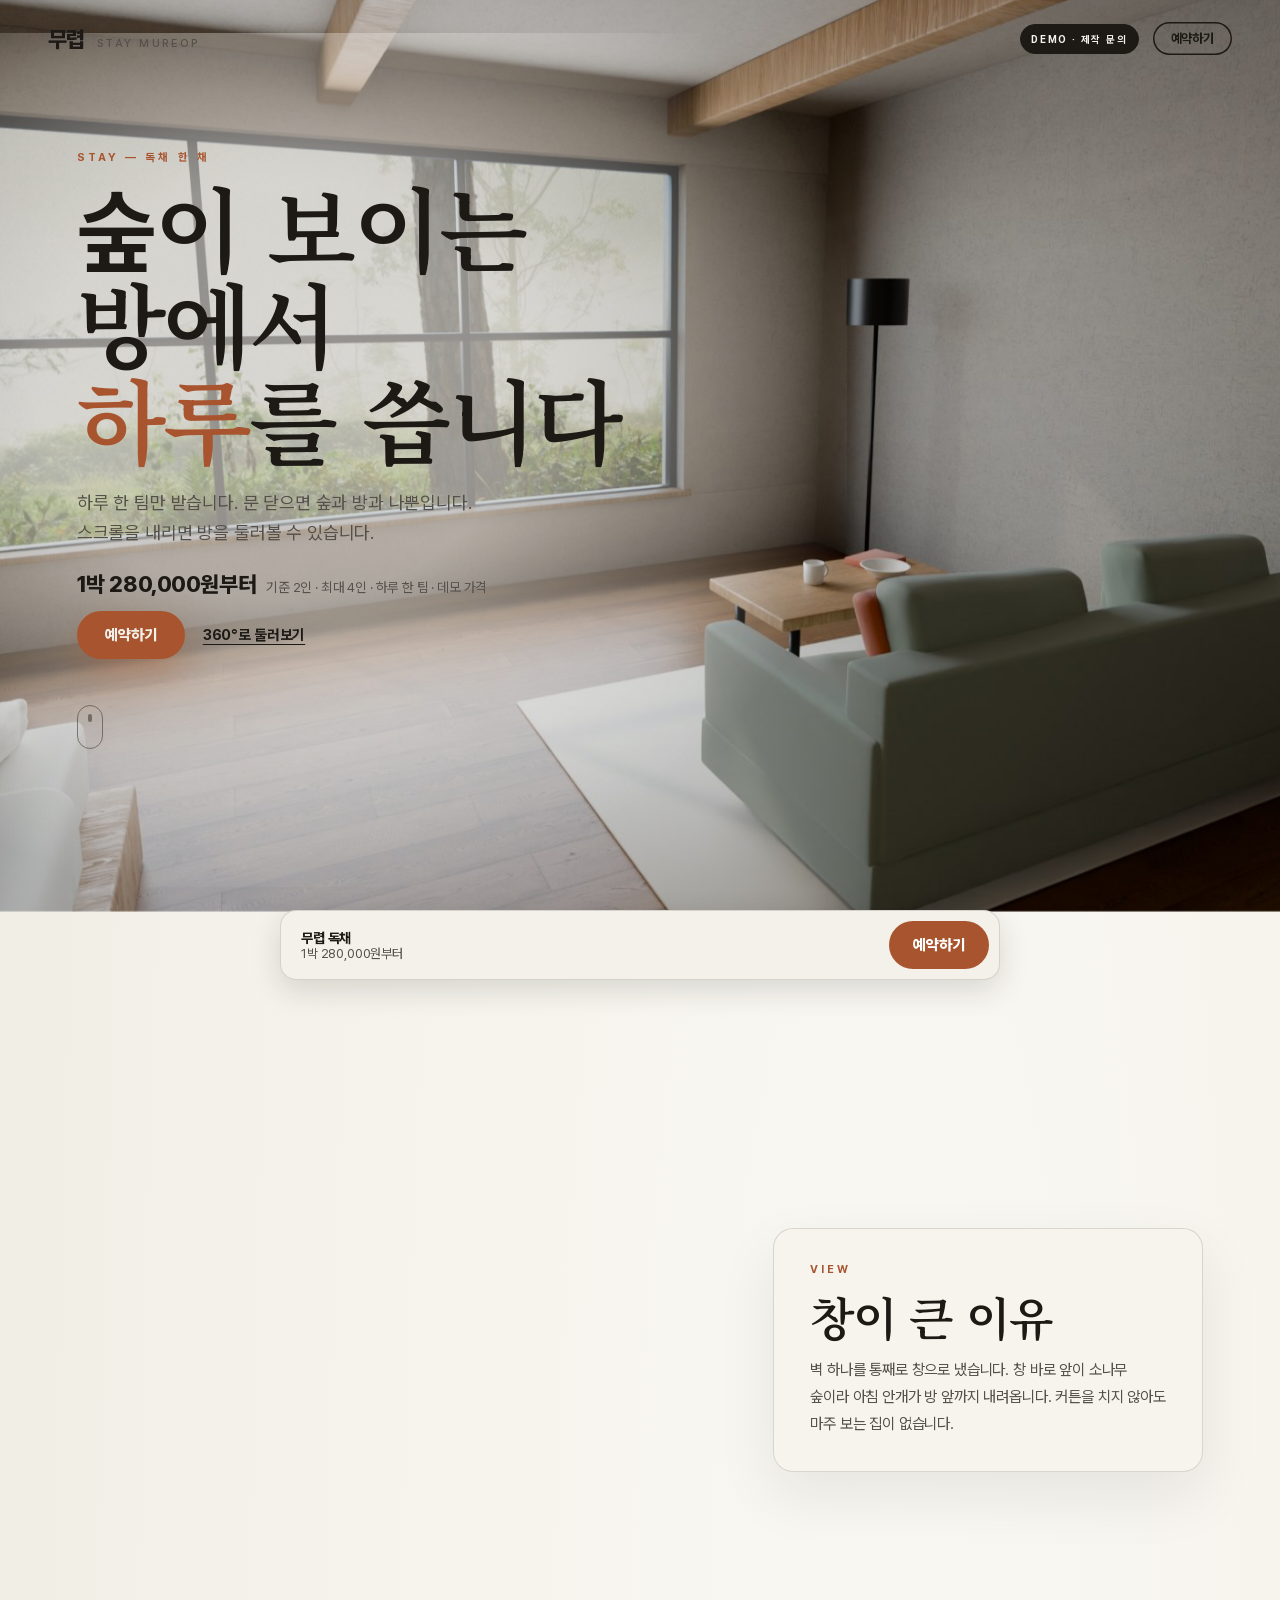
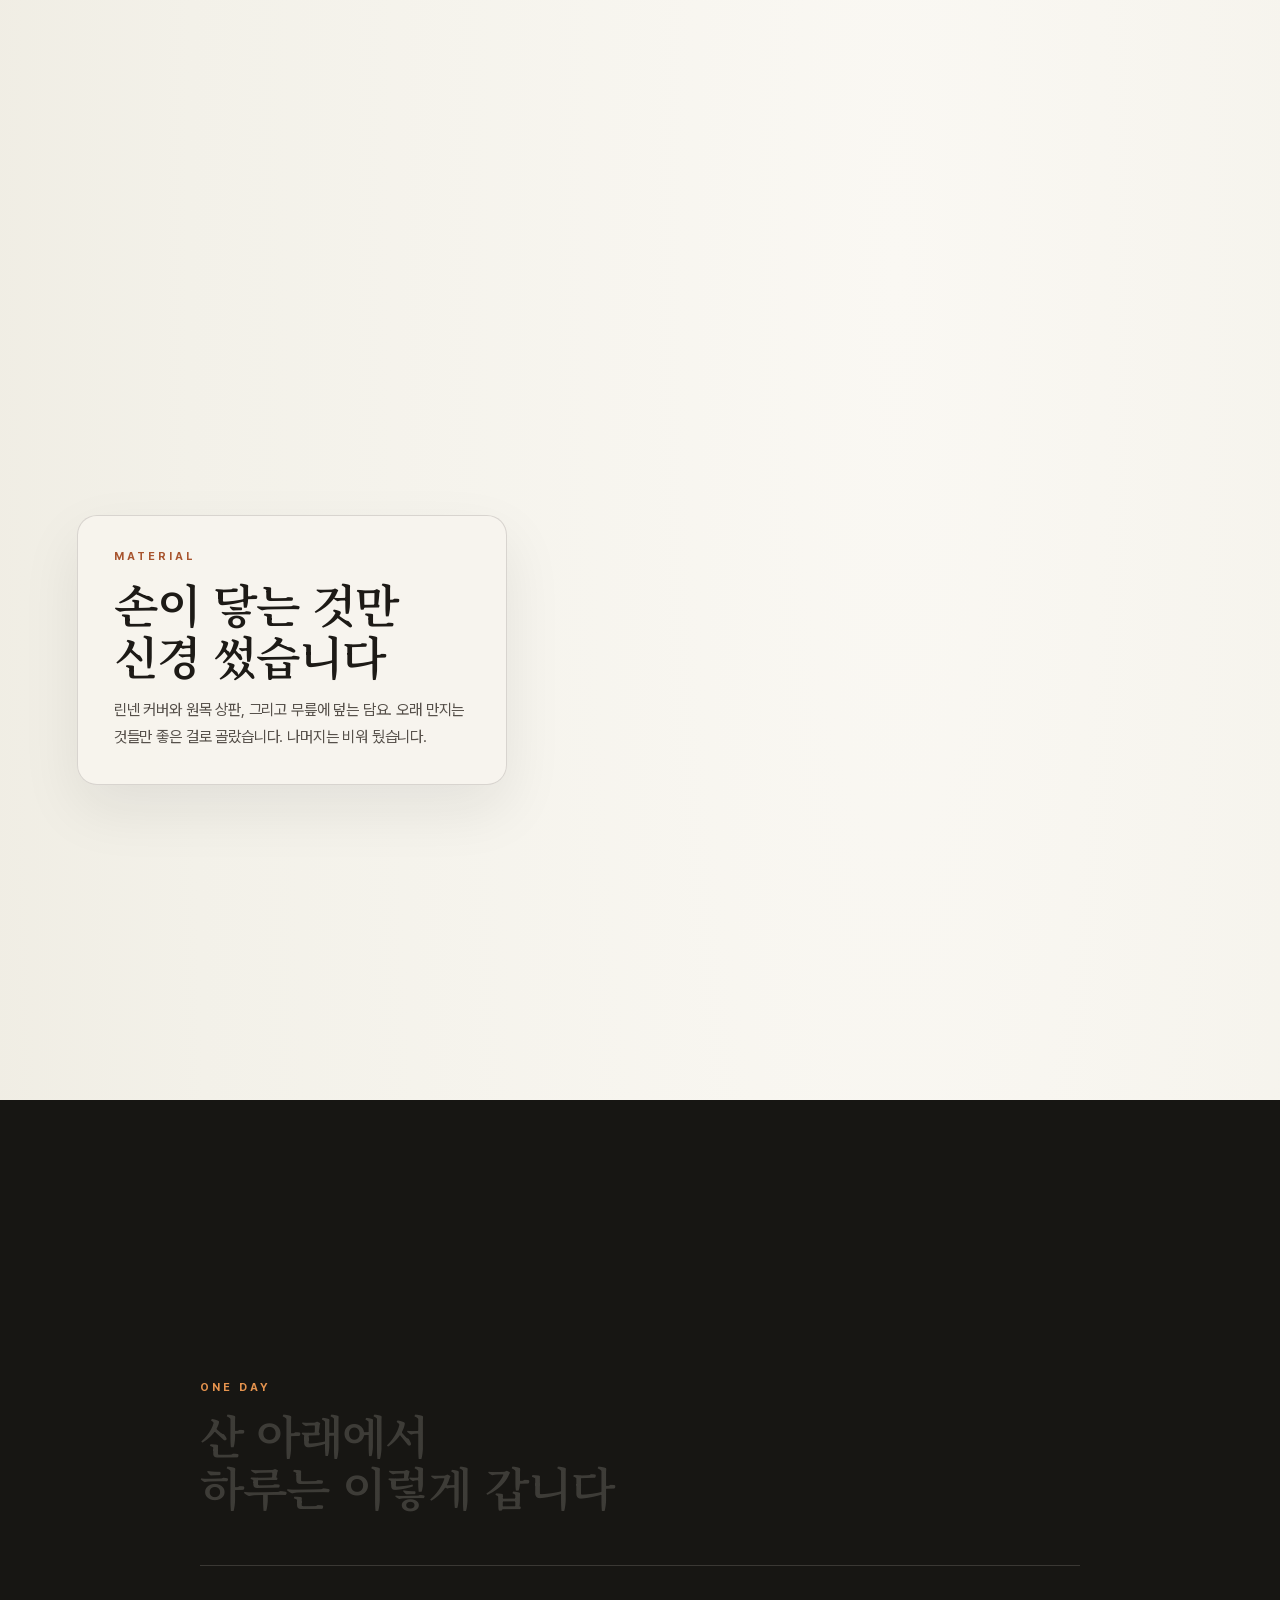
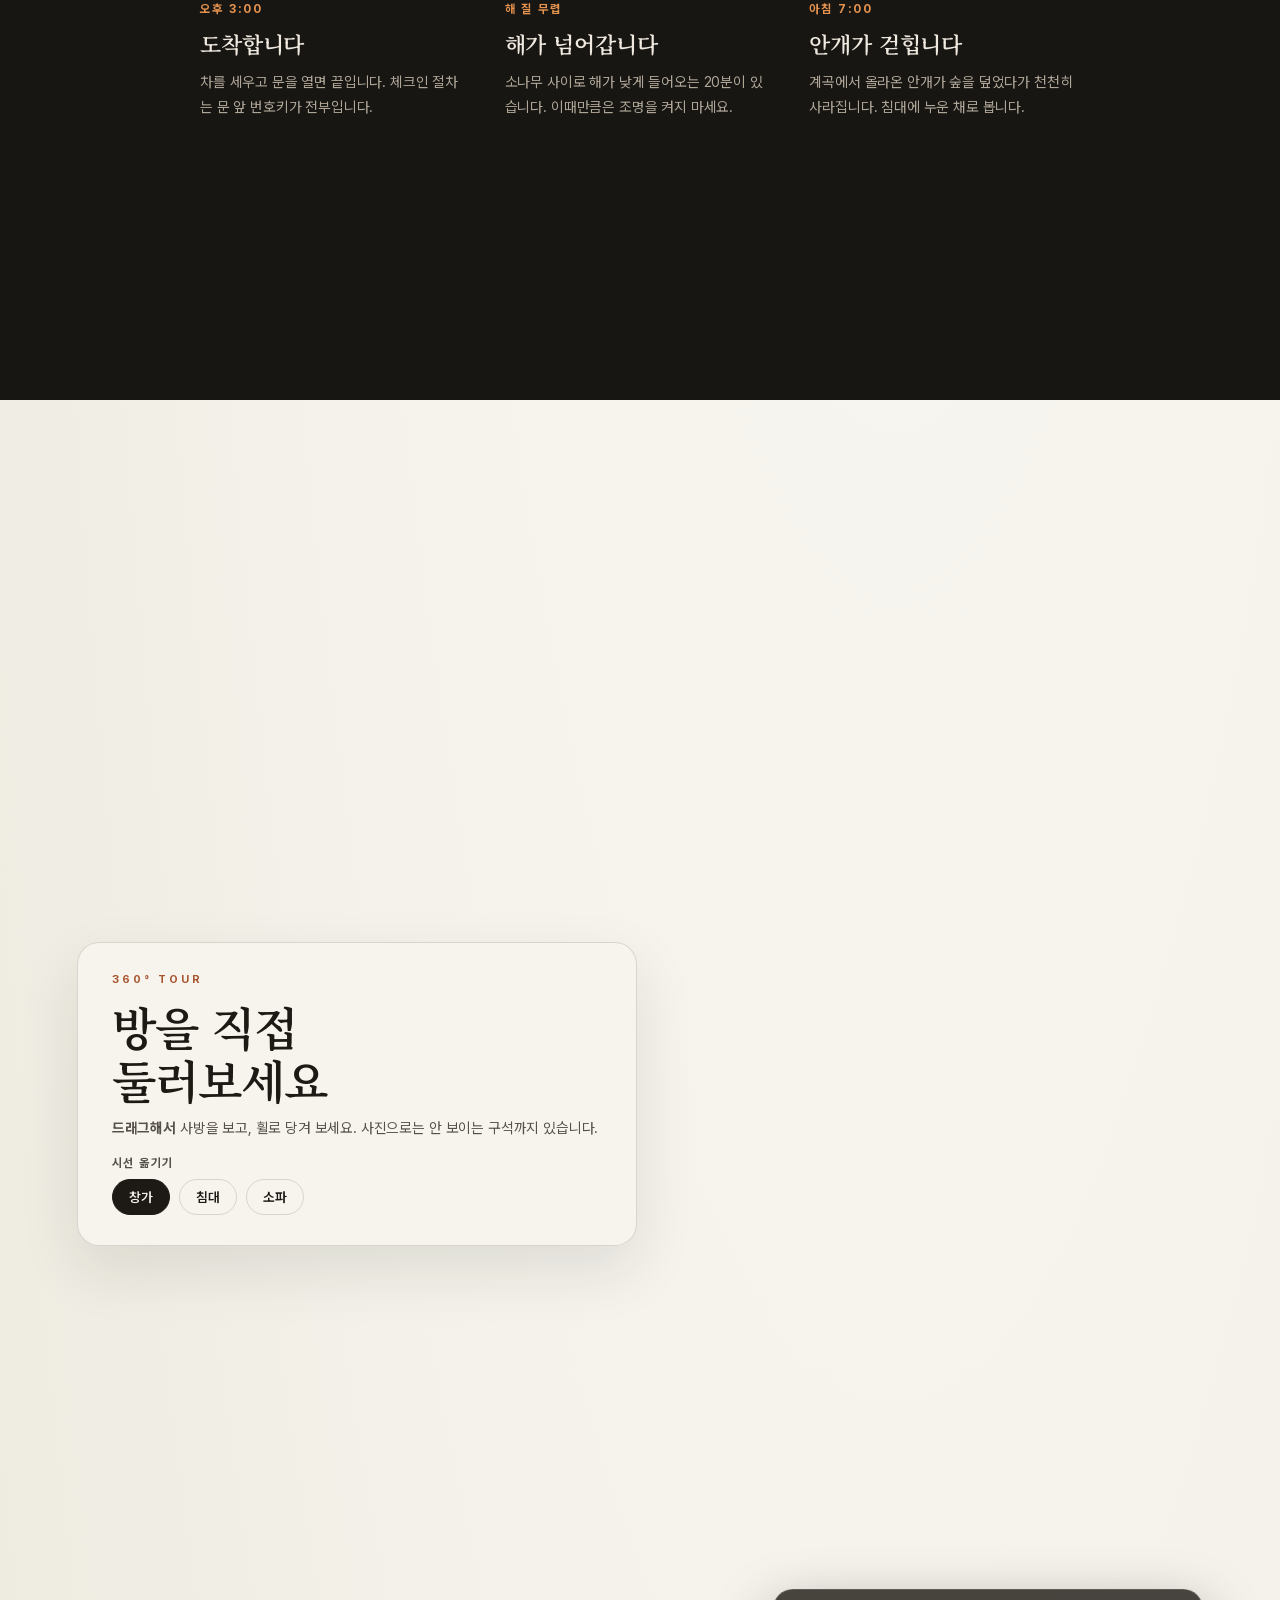
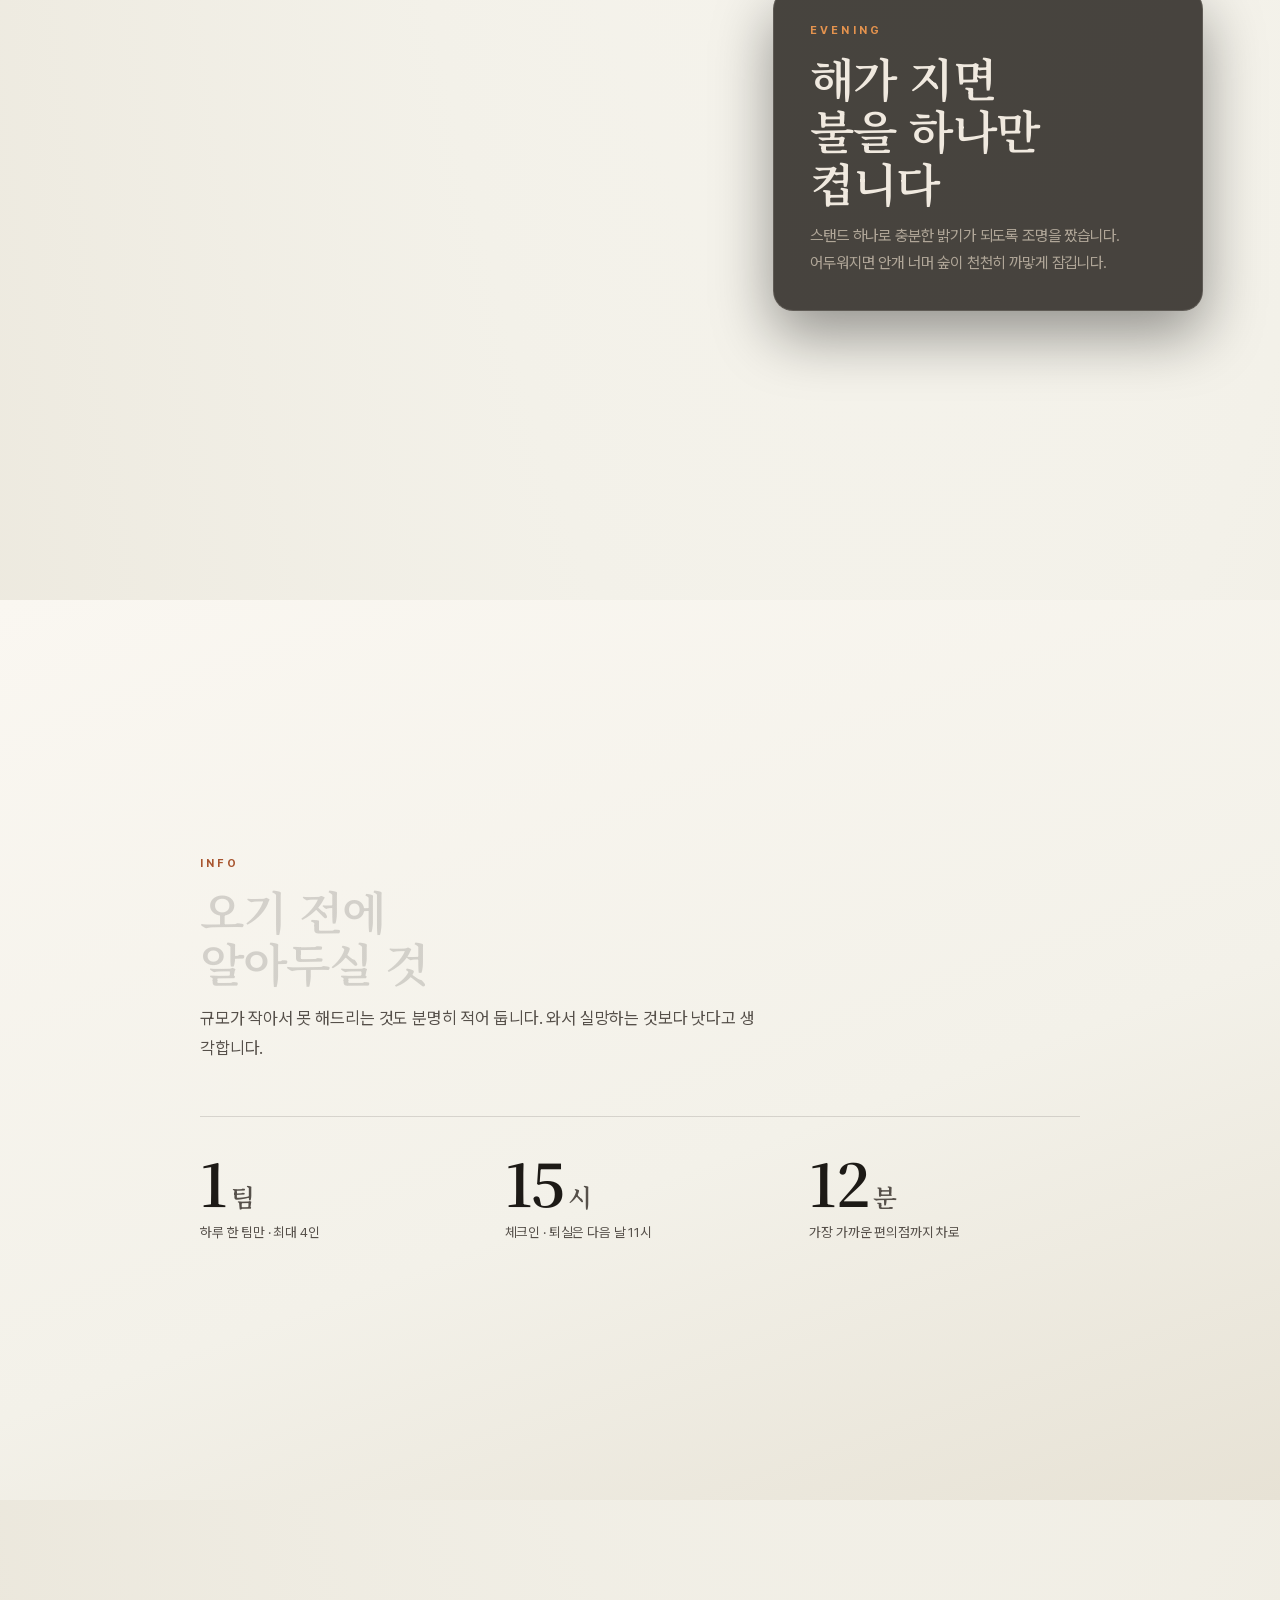
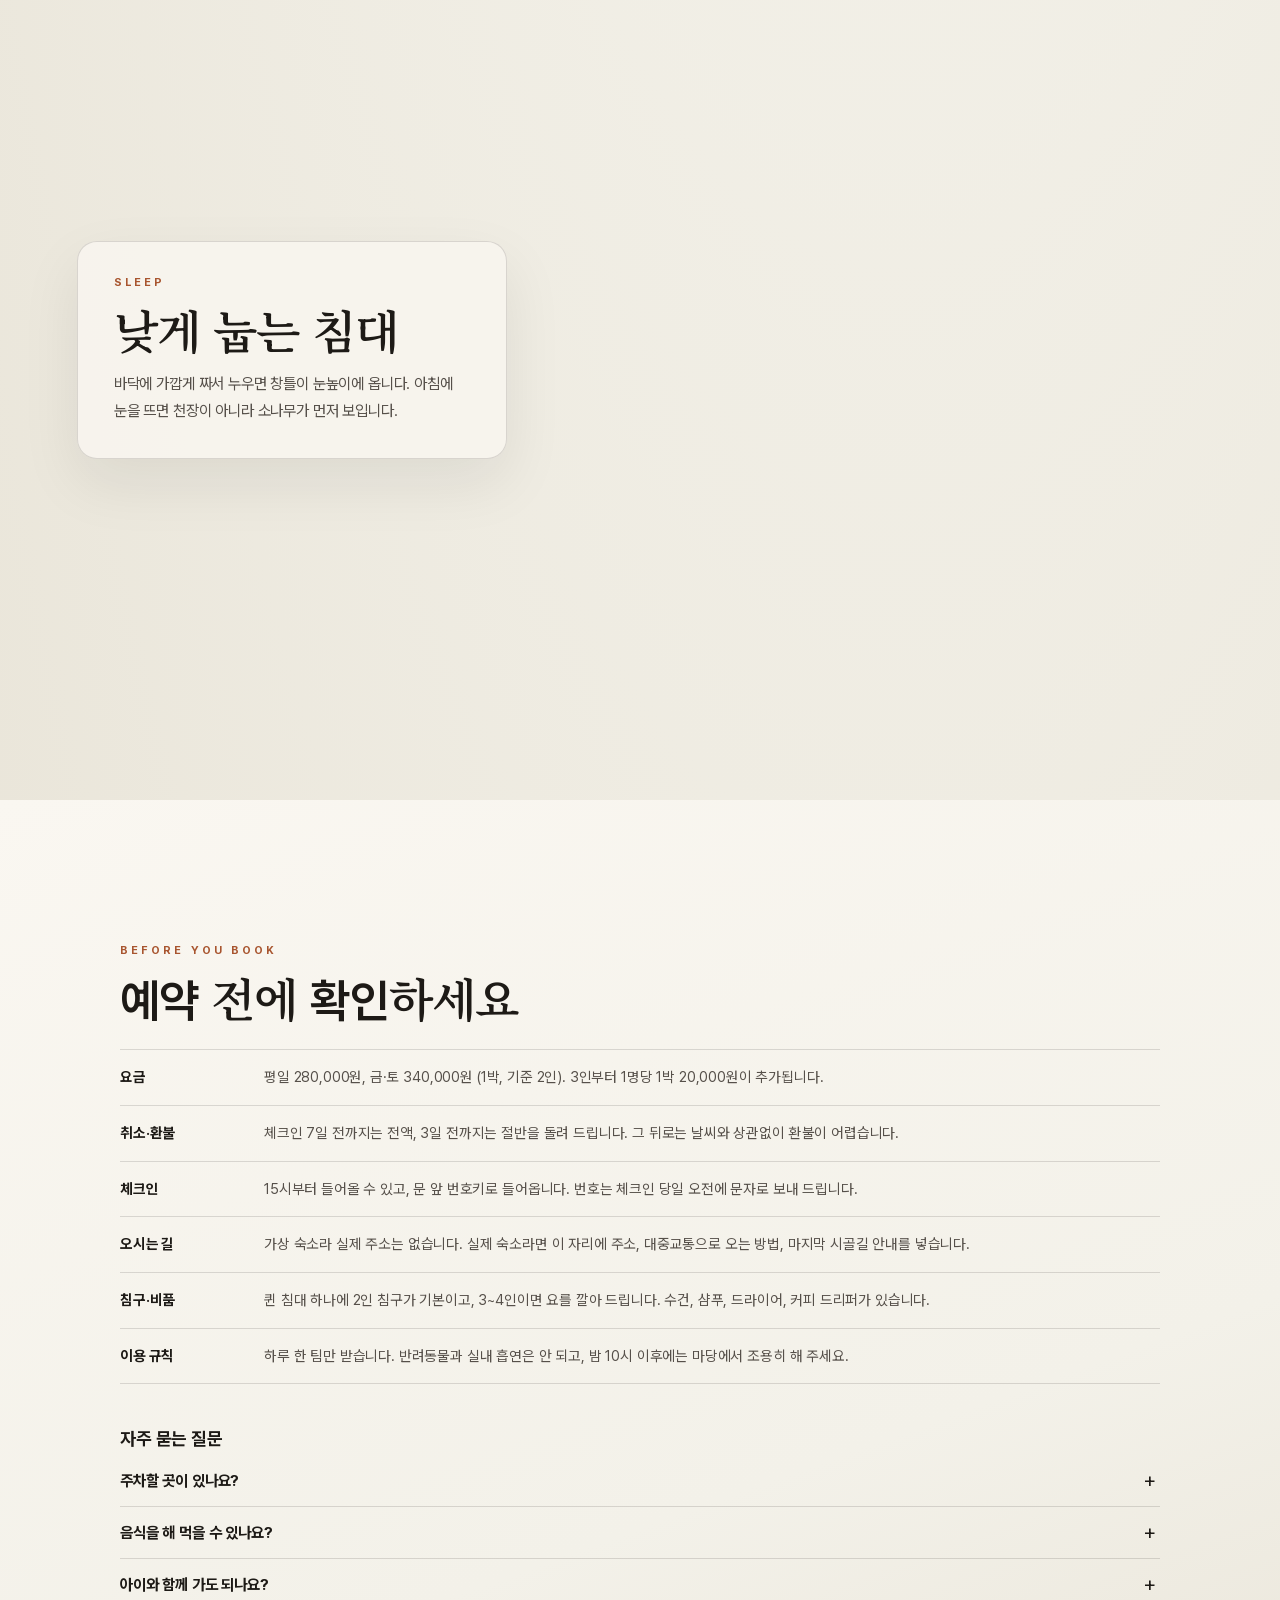
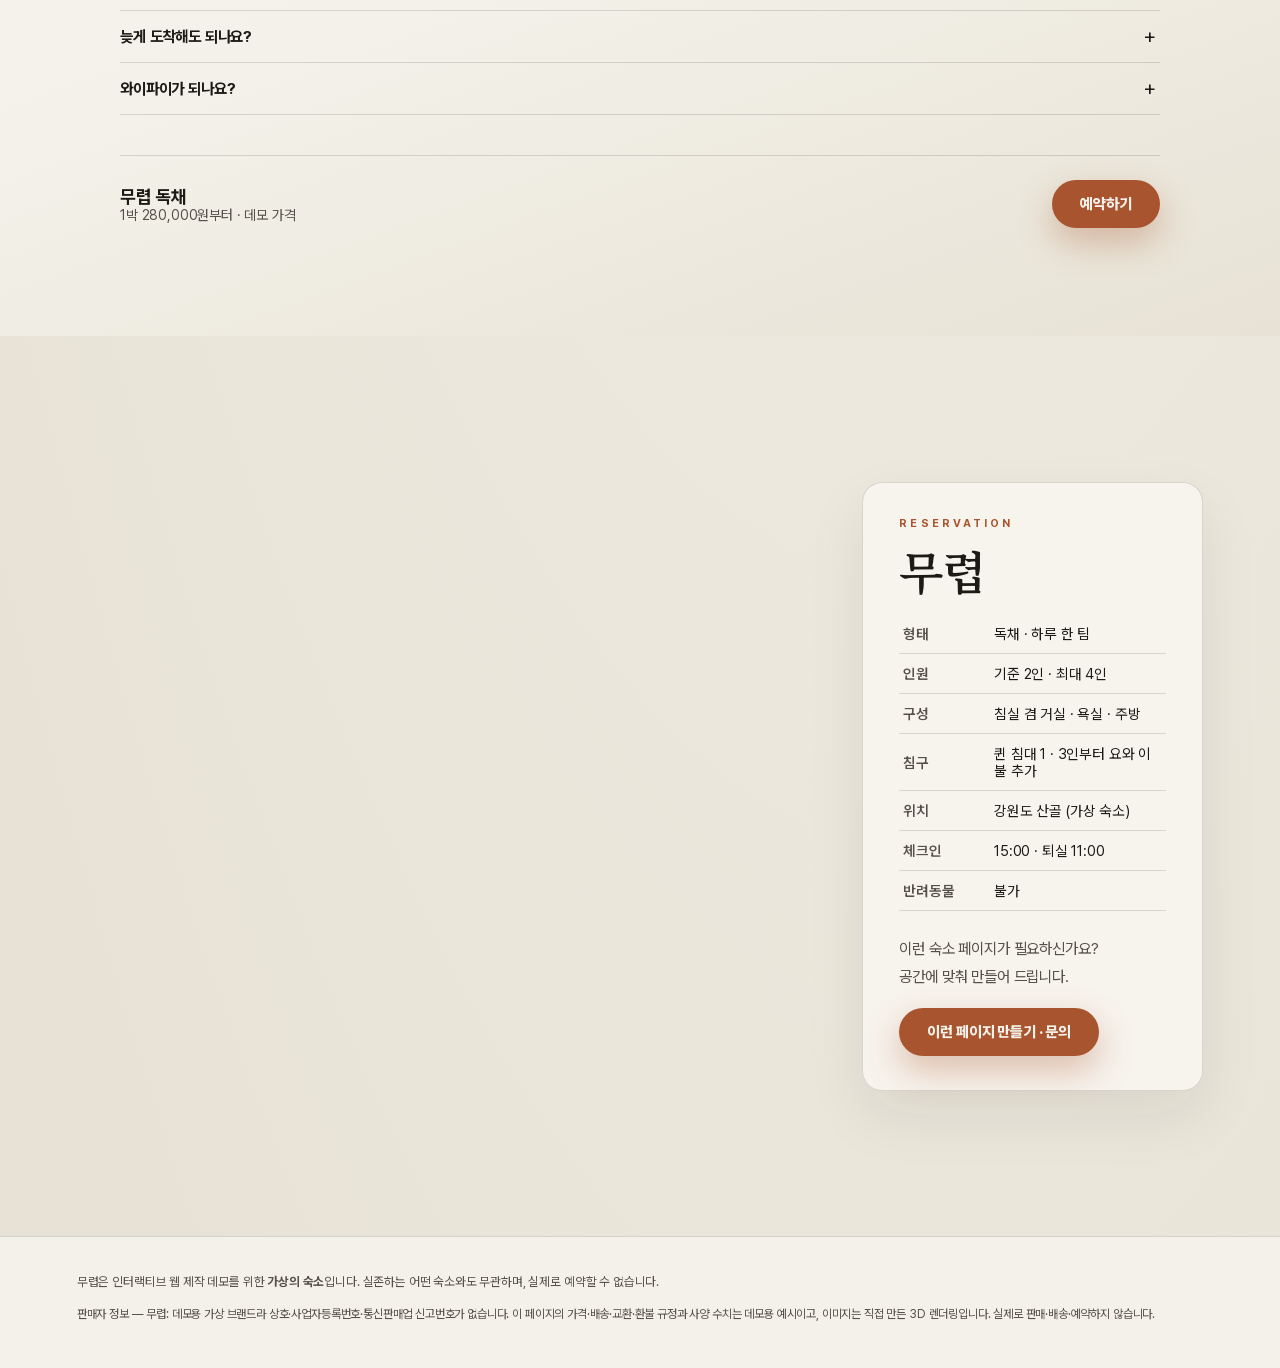
<file: mureop/index.html>
<!doctype html>
<html lang="ko">
<head>
  <meta charset="utf-8" />
  <meta name="viewport" content="width=device-width, initial-scale=1" />
  <title>무렵 — 산 아래 하루</title>
  <meta name="description" content="숲과 맞닿은 독채 스테이 무렵 — 방을 직접 둘러보는 인터랙티브 웹 제작 데모" />
  <meta property="og:title" content="무렵 — 산 아래 하루" />
  <meta property="og:description" content="스크롤로 하루가 흐르고, 방을 직접 둘러보는 독채 스테이 페이지 데모" />
  <meta property="og:type" content="website" />
  <link rel="icon" href="data:image/svg+xml,%3Csvg xmlns='http://www.w3.org/2000/svg' viewBox='0 0 100 100'%3E%3Cpath d='M8 84L50 16l42 68z' fill='%23a8552f'/%3E%3C/svg%3E" />
  <script type="module" crossorigin src="./assets/index-CYz-yhmO.js"></script>
  <link rel="stylesheet" crossorigin href="./assets/index-BULQ0Jp8.css">
</head>
<body>
  <div id="loader" aria-hidden="true">
    <div class="loader-mark">무렵</div>
    <div class="loader-bar"><span id="loader-fill"></span></div>
    <div class="loader-pct" id="loader-pct">0%</div>
  </div>

  <!-- 장면 사진 레이어 (렌더로 만든 사진이 스크롤에 맞춰 바뀐다) -->
  <div id="stills" role="group" aria-label="방 사진">
    <img class="still" data-key="hero"    src="./stills/hero.jpg"    alt="큰 창 너머로 안개 낀 소나무 숲이 보이는 방 안" />
    <img class="still" data-key="window"  src="./stills/window.jpg"  alt="숲 쪽으로 난 큰 창과 방 바닥" />
    <img class="still" data-key="detail"  src="./stills/detail.jpg"  alt="연초록 소파와 주황 쿠션, 탁자 위 머그컵" />
    <img class="still" data-key="evening" src="./stills/evening.jpg" alt="조명을 낮춘 저녁의 방" />
    <img class="still" data-key="bed"     src="./stills/bed.jpg"     alt="원목 프레임 침대와 벽 선반" />
    <!-- 360 파노라마 — 화면엔 직접 안 나오고 둘러보기 구의 텍스처로 쓰인다 -->
    <img class="still" data-key="pano"    src="./stills/pano.jpg"    alt="방 전체를 한 장에 펼친 360도 파노라마 사진" />
  </div>

  <!-- 실시간 360 캔버스 (둘러보기 구간에서만 등장) -->
  <canvas id="stage" role="img" aria-label="방 안을 360도로 둘러보는 화면. 둘러보기 구간에서 이 영역에 초점을 두고 방향키로 시선을, + - 키로 확대·축소를 조절할 수 있습니다."></canvas>

  <header class="nav">
    <div class="nav-brand">무렵 <span class="nav-sub">STAY MUREOP</span></div>
    <div class="nav-right">
      <span class="badge-demo">DEMO</span>
      <a class="nav-cta" href="#contact">예약 문의</a>
    </div>
  </header>

  <main id="content">
    <!-- 1. 히어로 -->
    <section class="panel hero" data-cam="hero">
      <div class="hero-copy" data-reveal>
        <p class="eyebrow">STAY — 독채 한 채</p>
        <h1>숲이 보이는 방에서<br /><em>하루</em>를 씁니다</h1>
        <p class="lede">하루 한 팀만 받습니다. 문 닫으면 숲과 방과 나뿐입니다.<br />스크롤을 내리면 방을 둘러볼 수 있습니다.</p>
        <div class="scroll-hint" aria-hidden="true"><span></span></div>
      </div>
    </section>

    <!-- 2. 창 -->
    <section class="panel" data-cam="window">
      <div class="card card-right" data-reveal>
        <p class="eyebrow">VIEW</p>
        <h2>창이 큰 이유</h2>
        <p>벽 하나를 통째로 창으로 냈습니다. 창 바로 앞이 소나무 숲이라
        아침 안개가 방 앞까지 내려옵니다. 커튼을 치지 않아도
        마주 보는 집이 없습니다.</p>
      </div>
    </section>

    <!-- 3. 소재 -->
    <section class="panel" data-cam="detail">
      <div class="card card-left" data-reveal>
        <p class="eyebrow">MATERIAL</p>
        <h2>손이 닿는 것만<br />신경 썼습니다</h2>
        <p>린넨 커버와 원목 상판, 그리고 무릎에 덮는 담요.
        오래 만지는 것들만 좋은 걸로 골랐습니다.
        나머지는 비워 뒀습니다.</p>
      </div>
    </section>

    <!-- 4. 하루 타임라인 (솔리드 다크) -->
    <section class="panel panel-solid panel-dark" data-cam="day">
      <div class="solid-inner" data-reveal>
        <p class="eyebrow">ONE DAY</p>
        <h2 data-fill>산 아래에서<br />하루는 이렇게 갑니다</h2>
        <div class="timeline">
          <div class="tl-item">
            <p class="tl-time">오후 3:00</p>
            <p class="tl-title">도착합니다</p>
            <p class="tl-desc">차를 세우고 문을 열면 끝입니다.
            체크인 절차는 문 앞 번호키가 전부입니다.</p>
          </div>
          <div class="tl-item">
            <p class="tl-time">해 질 무렵</p>
            <p class="tl-title">해가 넘어갑니다</p>
            <p class="tl-desc">소나무 사이로 해가 낮게 들어오는 20분이 있습니다.
            이때만큼은 조명을 켜지 마세요.</p>
          </div>
          <div class="tl-item">
            <p class="tl-time">아침 7:00</p>
            <p class="tl-title">안개가 걷힙니다</p>
            <p class="tl-desc">계곡에서 올라온 안개가 숲을 덮었다가
            천천히 사라집니다. 침대에 누운 채로 봅니다.</p>
          </div>
        </div>
      </div>
    </section>

    <!-- 5. 둘러보기 (실시간 360) -->
    <section class="panel configurator" data-cam="tour" id="tour">
      <div class="config-ui" data-reveal>
        <p class="eyebrow">360° TOUR</p>
        <h2>방을 직접 <br />둘러보세요</h2>
        <p class="config-help"><strong>드래그해서</strong> 사방을 보고, 휠로 당겨 보세요.
        사진으로는 안 보이는 구석까지 있습니다.</p>
        <div class="config-group">
          <p class="config-label">시선 옮기기</p>
          <div class="chip-row">
            <button class="chip on" data-look="window">창가</button>
            <button class="chip" data-look="bed">침대</button>
            <button class="chip" data-look="sofa">소파</button>
          </div>
        </div>
      </div>
    </section>

    <!-- 6. 저녁 -->
    <section class="panel" data-cam="evening">
      <div class="card card-right card-night" data-reveal>
        <p class="eyebrow">EVENING</p>
        <h2>해가 지면<br />불을 하나만 켭니다</h2>
        <p>스탠드 하나로 충분한 밝기가 되도록 조명을 짰습니다.
        어두워지면 안개 너머 숲이 천천히 까맣게 잠깁니다.</p>
      </div>
    </section>

    <!-- 7. 안내 (솔리드 라이트) -->
    <section class="panel panel-solid panel-light" data-cam="info">
      <div class="solid-inner" data-reveal>
        <p class="eyebrow">INFO</p>
        <h2 data-fill>오기 전에<br />알아두실 것</h2>
        <p class="solid-lede">규모가 작아서 못 해드리는 것도 분명히 적어 둡니다.
        와서 실망하는 것보다 낫다고 생각합니다.</p>
        <div class="stats">
          <div class="stat"><p class="stat-num">1<span>팀</span></p><p class="stat-label">하루 한 팀만 · 최대 4인</p></div>
          <div class="stat"><p class="stat-num">15<span>시</span></p><p class="stat-label">체크인 · 퇴실은 다음 날 11시</p></div>
          <div class="stat"><p class="stat-num">12<span>분</span></p><p class="stat-label">가장 가까운 편의점까지 차로</p></div>
        </div>
      </div>
    </section>

    <!-- 8. 침대 -->
    <section class="panel" data-cam="bed">
      <div class="card card-left" data-reveal>
        <p class="eyebrow">SLEEP</p>
        <h2>낮게 눕는 침대</h2>
        <p>바닥에 가깝게 짜서 누우면 창틀이 눈높이에 옵니다.
        아침에 눈을 뜨면 천장이 아니라 소나무가 먼저 보입니다.</p>
      </div>
    </section>

    <!-- 9. 예약 -->
    <section class="panel" data-cam="contact" id="contact">
      <div class="specs-wrap">
        <div class="card card-specs" data-reveal>
          <p class="eyebrow">RESERVATION</p>
          <h2>무렵</h2>
          <table class="specs">
            <tr><th>형태</th><td>독채 · 하루 한 팀</td></tr>
            <tr><th>인원</th><td>기준 2인 · 최대 4인</td></tr>
            <tr><th>구성</th><td>침실 겸 거실 · 욕실 · 주방</td></tr>
            <tr><th>침구</th><td>퀸 침대 1 · 3인부터 요와 이불 추가</td></tr>
            <tr><th>위치</th><td>강원도 산골 (가상 숙소)</td></tr>
            <tr><th>체크인</th><td>15:00 · 퇴실 11:00</td></tr>
            <tr><th>반려동물</th><td>불가</td></tr>
          </table>
          <div class="cta-block">
            <p class="cta-note">이런 숙소 페이지가 필요하신가요?<br />
            공간에 맞춰 만들어 드립니다.</p>
            <a class="cta" href="mailto:fa0509@naver.com?subject=%EC%88%99%EC%86%8C%20%ED%8E%98%EC%9D%B4%EC%A7%80%20%EC%A0%9C%EC%9E%91%20%EB%AC%B8%EC%9D%98">이런 페이지 만들기 · 문의</a>
          </div>
        </div>
      </div>
    </section>
  </main>

  <footer class="foot">
    <p>무렵은 인터랙티브 웹 제작 데모를 위한 <strong>가상의 숙소</strong>입니다.
    실존하는 어떤 숙소와도 무관하며, 실제로 예약할 수 없습니다.</p>
  </footer>

</body>
</html>
</file>
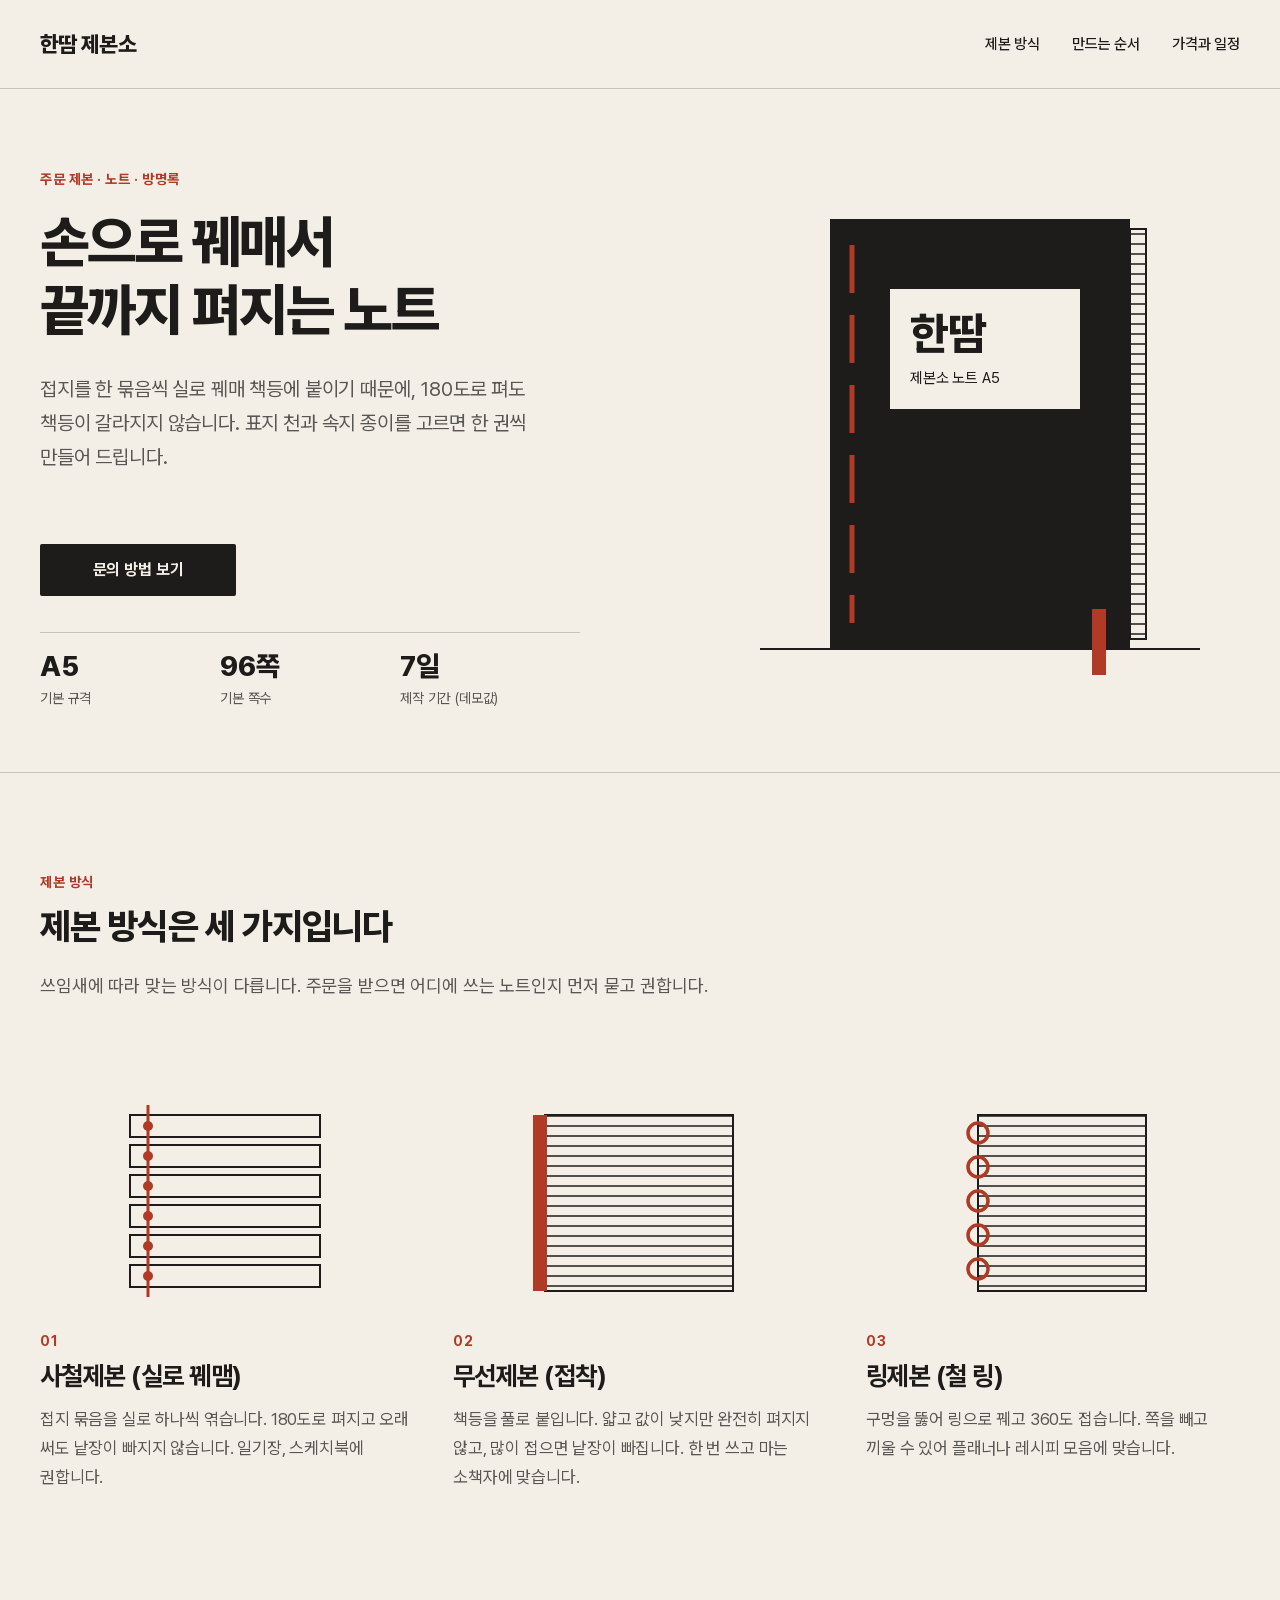
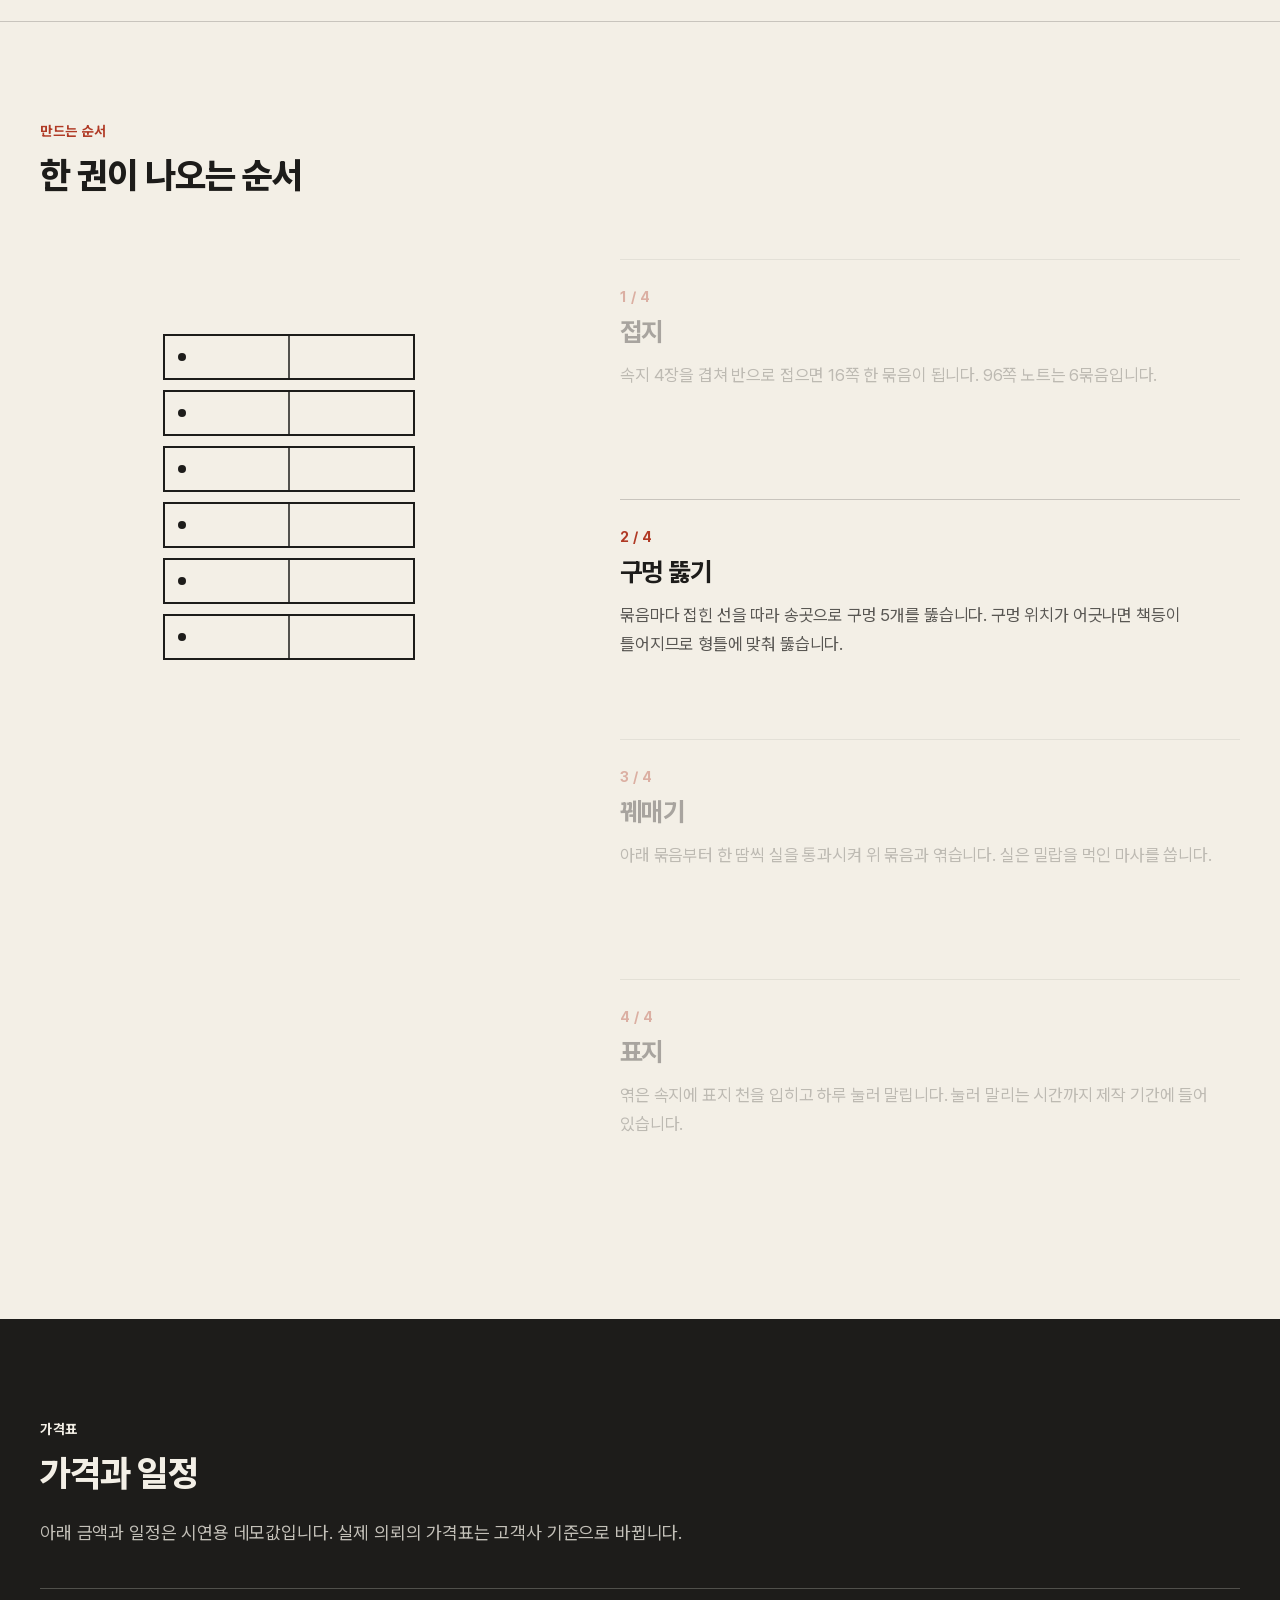
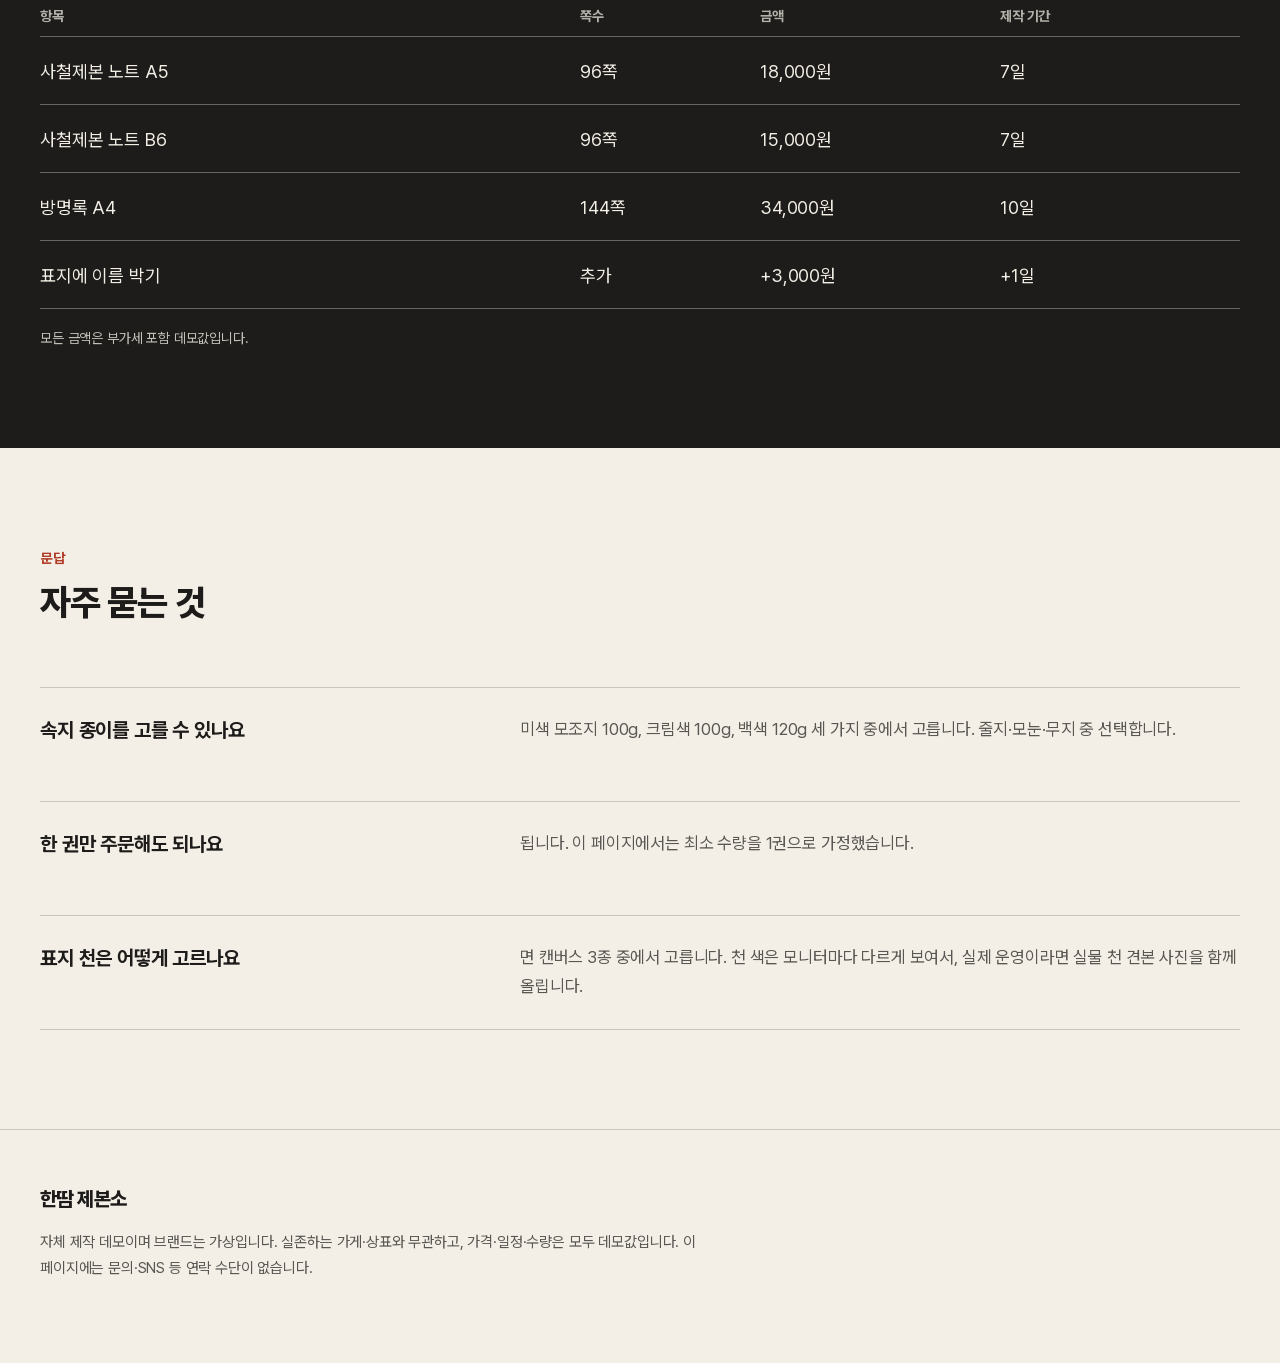
<file: pubsample/index.html>
<!doctype html>
<html lang="ko">
<head>
<meta charset="utf-8">
<meta name="viewport" content="width=device-width, initial-scale=1">
<title>한땀 제본소 — 손으로 꿰매서 끝까지 펴지는 노트</title>
<meta name="description" content="가상의 주문 제본 공방 '한땀 제본소'의 랜딩 페이지 데모. 한 장짜리 시안을 반응형 HTML로 옮기고 스크롤 연출을 넣은 퍼블리싱 샘플입니다.">
<link rel="icon" href="data:image/svg+xml,%3Csvg xmlns='http://www.w3.org/2000/svg' viewBox='0 0 16 16'%3E%3Crect width='16' height='16' fill='%231d1c1a'/%3E%3Crect x='3' width='2' height='16' fill='%23b03a25'/%3E%3C/svg%3E">
<link rel="preload" href="fonts/pretendard-subset.woff2" as="font" type="font/woff2" crossorigin>
<link rel="stylesheet" href="style.css">
<script>if(!matchMedia("(prefers-reduced-motion: reduce)").matches)document.documentElement.classList.add("anim")</script>
</head>
<body>
<a class="skip" href="#main">본문으로 건너뛰기</a>

<header class="top">
  <div class="wrap">
    <a class="brand" href="#top">한땀 제본소</a>
    <nav aria-label="구간 이동">
      <a href="#methods">제본 방식</a>
      <a href="#steps">만드는 순서</a>
      <a href="#price">가격과 일정</a>
    </nav>
  </div>
</header>

<main id="main">
  <section class="hero" id="top" aria-labelledby="h-hero">
    <div class="wrap">
      <div class="hero-text">
        <p class="lab rv">주문 제본 · 노트 · 방명록</p>
        <h1 id="h-hero" class="rv" style="--d:.08s">손으로 꿰매서<br>끝까지 펴지는 노트</h1>
        <p class="copy rv" style="--d:.16s">접지를 한 묶음씩 실로 꿰매 책등에 붙이기 때문에, 180도로 펴도 책등이 갈라지지 않습니다. 표지 천과 속지 종이를 고르면 한 권씩 만들어 드립니다.</p>
        <button class="btn rv" style="--d:.24s" type="button" aria-expanded="false" aria-controls="inquiry-note" id="inquiry-btn">문의 방법 보기</button>
        <p class="note" id="inquiry-note" hidden>이 페이지는 제작 시연용 데모라 문의 창구가 없습니다. 실제 의뢰에서는 이 자리에 고객사의 문의 수단이 들어갑니다.</p>
        <ul class="facts rv" style="--d:.32s">
          <li><b>A5</b><span>기본 규격</span></li>
          <li><b>96쪽</b><span>기본 쪽수</span></li>
          <li><b>7일</b><span>제작 기간 (데모값)</span></li>
        </ul>
      </div>
      <div class="hero-art rv" style="--d:.2s">
        <svg viewBox="0 0 520 520" role="img" aria-labelledby="t-hero">
          <title id="t-hero">검은 표지의 A5 노트. 책등을 따라 붉은 실 땀이 보이고, 표지에는 '한땀 제본소 노트 A5' 라벨이 붙어 있다.</title>
          <defs><pattern id="pl" width="16" height="10" patternUnits="userSpaceOnUse"><line x1="0" y1="5" x2="16" y2="5" class="s-ink" stroke-width="1.5"/></pattern></defs>
          <line x1="40" y1="480" x2="480" y2="480" class="s-ink" stroke-width="2"/>
          <rect x="110" y="50" width="300" height="430" class="f-ink"/>
          <rect x="410" y="60" width="16" height="410" style="fill:url(#pl)" class="s-ink" stroke-width="2"/>
          <line x1="132" y1="76" x2="132" y2="454" class="s-red" stroke-width="5" stroke-dasharray="48 22"/>
          <rect x="170" y="120" width="190" height="120" class="f-paper"/>
          <text x="190" y="180" font-size="44" font-weight="800" class="f-ink">한땀</text>
          <text x="190" y="214" font-size="15" class="f-ink">제본소 노트 A5</text>
          <rect x="372" y="440" width="14" height="66" class="f-red"/>
        </svg>
      </div>
    </div>
  </section>

  <section class="sec" id="methods" aria-labelledby="h-methods">
    <div class="wrap">
      <div class="sec-head rv">
        <p class="lab">제본 방식</p>
        <h2 id="h-methods">제본 방식은 세 가지입니다</h2>
        <p class="lead">쓰임새에 따라 맞는 방식이 다릅니다. 주문을 받으면 어디에 쓰는 노트인지 먼저 묻고 권합니다.</p>
      </div>
      <div class="methods">
        <article class="method rv">
          <svg viewBox="0 0 373 220" role="img" aria-label="사철제본 단면 그림: 여섯 묶음의 속지를 붉은 실 하나가 꿰고 있다.">
            <g class="f-paper s-ink" stroke-width="2"><rect x="90" y="24" width="190" height="22"/><rect x="90" y="54" width="190" height="22"/><rect x="90" y="84" width="190" height="22"/><rect x="90" y="114" width="190" height="22"/><rect x="90" y="144" width="190" height="22"/><rect x="90" y="174" width="190" height="22"/></g>
            <line x1="108" y1="14" x2="108" y2="206" class="s-red" stroke-width="3"/>
            <g class="f-red"><circle cx="108" cy="35" r="5"/><circle cx="108" cy="65" r="5"/><circle cx="108" cy="95" r="5"/><circle cx="108" cy="125" r="5"/><circle cx="108" cy="155" r="5"/><circle cx="108" cy="185" r="5"/></g>
          </svg>
          <p class="lab">01</p>
          <h3>사철제본 (실로 꿰맴)</h3>
          <p class="p">접지 묶음을 실로 하나씩 엮습니다. 180도로 펴지고 오래 써도 낱장이 빠지지 않습니다. 일기장, 스케치북에 권합니다.</p>
        </article>
        <article class="method rv" style="--d:.1s">
          <svg viewBox="0 0 373 220" role="img" aria-label="무선제본 단면 그림: 속지 한 덩어리의 책등에 붉은 접착면이 붙어 있다.">
            <defs><pattern id="pm" width="10" height="10" patternUnits="userSpaceOnUse"><line x1="0" y1="5" x2="10" y2="5" class="s-ink" stroke-width="1.5"/></pattern></defs>
            <rect x="92" y="24" width="188" height="176" style="fill:url(#pm)" class="s-ink" stroke-width="2"/>
            <rect x="80" y="24" width="14" height="176" class="f-red"/>
          </svg>
          <p class="lab">02</p>
          <h3>무선제본 (접착)</h3>
          <p class="p">책등을 풀로 붙입니다. 얇고 값이 낮지만 완전히 펴지지 않고, 많이 접으면 낱장이 빠집니다. 한 번 쓰고 마는 소책자에 맞습니다.</p>
        </article>
        <article class="method rv" style="--d:.2s">
          <svg viewBox="0 0 373 220" role="img" aria-label="링제본 단면 그림: 속지 왼쪽 가장자리에 붉은 링 다섯 개가 끼워져 있다.">
            <defs><pattern id="pr" width="10" height="10" patternUnits="userSpaceOnUse"><line x1="0" y1="5" x2="10" y2="5" class="s-ink" stroke-width="1.5"/></pattern></defs>
            <rect x="112" y="24" width="168" height="176" style="fill:url(#pr)" class="s-ink" stroke-width="2"/>
            <g class="s-red nf" stroke-width="3.5"><circle cx="112" cy="42" r="10"/><circle cx="112" cy="76" r="10"/><circle cx="112" cy="110" r="10"/><circle cx="112" cy="144" r="10"/><circle cx="112" cy="178" r="10"/></g>
          </svg>
          <p class="lab">03</p>
          <h3>링제본 (철 링)</h3>
          <p class="p">구멍을 뚫어 링으로 꿰고 360도 접습니다. 쪽을 빼고 끼울 수 있어 플래너나 레시피 모음에 맞습니다.</p>
        </article>
      </div>
    </div>
  </section>

  <section class="sec" id="steps" aria-labelledby="h-steps">
    <div class="wrap">
      <div class="sec-head rv">
        <p class="lab">만드는 순서</p>
        <h2 id="h-steps">한 권이 나오는 순서</h2>
      </div>
      <div class="steps-grid">
        <div class="stage">
          <svg id="stage-svg" viewBox="0 0 480 480" role="img" aria-label="제본 과정 그림. 스크롤하면 접지, 구멍, 실 꿰기, 표지 순서로 한 단계씩 그려진다.">
            <g data-from="4"><rect x="84" y="46" width="312" height="388" class="f-ink"/><rect x="84" y="46" width="22" height="388" class="f-red"/></g>
            <g class="f-paper s-ink" stroke-width="2"><rect x="124" y="76" width="250" height="44"/><rect x="124" y="132" width="250" height="44"/><rect x="124" y="188" width="250" height="44"/><rect x="124" y="244" width="250" height="44"/><rect x="124" y="300" width="250" height="44"/><rect x="124" y="356" width="250" height="44"/></g>
            <g class="s-ink" stroke-width="1.5"><line x1="249" y1="76" x2="249" y2="120"/><line x1="249" y1="132" x2="249" y2="176"/><line x1="249" y1="188" x2="249" y2="232"/><line x1="249" y1="244" x2="249" y2="288"/><line x1="249" y1="300" x2="249" y2="344"/><line x1="249" y1="356" x2="249" y2="400"/></g>
            <g class="f-ink" data-from="2"><circle cx="142" cy="98" r="4"/><circle cx="142" cy="154" r="4"/><circle cx="142" cy="210" r="4"/><circle cx="142" cy="266" r="4"/><circle cx="142" cy="322" r="4"/><circle cx="142" cy="378" r="4"/></g>
            <g class="s-red" stroke-width="4" data-from="3"><line x1="96" y1="60" x2="96" y2="420"/><line x1="96" y1="98" x2="142" y2="98"/><line x1="96" y1="154" x2="142" y2="154"/><line x1="96" y1="210" x2="142" y2="210"/><line x1="96" y1="266" x2="142" y2="266"/><line x1="96" y1="322" x2="142" y2="322"/><line x1="96" y1="378" x2="142" y2="378"/></g>
          </svg>
        </div>
        <ol class="steps" style="list-style:none">
          <li class="step" data-n="1">
            <p class="lab">1 / 4</p>
            <h3>접지</h3>
            <p class="p">속지 4장을 겹쳐 반으로 접으면 16쪽 한 묶음이 됩니다. 96쪽 노트는 6묶음입니다.</p>
          </li>
          <li class="step" data-n="2">
            <p class="lab">2 / 4</p>
            <h3>구멍 뚫기</h3>
            <p class="p">묶음마다 접힌 선을 따라 송곳으로 구멍 5개를 뚫습니다. 구멍 위치가 어긋나면 책등이 틀어지므로 형틀에 맞춰 뚫습니다.</p>
          </li>
          <li class="step" data-n="3">
            <p class="lab">3 / 4</p>
            <h3>꿰매기</h3>
            <p class="p">아래 묶음부터 한 땀씩 실을 통과시켜 위 묶음과 엮습니다. 실은 밀랍을 먹인 마사를 씁니다.</p>
          </li>
          <li class="step" data-n="4">
            <p class="lab">4 / 4</p>
            <h3>표지</h3>
            <p class="p">엮은 속지에 표지 천을 입히고 하루 눌러 말립니다. 눌러 말리는 시간까지 제작 기간에 들어 있습니다.</p>
          </li>
        </ol>
      </div>
    </div>
  </section>

  <section class="dark" id="price" aria-labelledby="h-price">
    <div class="wrap">
      <div class="rv">
        <p class="lab">가격표</p>
        <h2 id="h-price">가격과 일정</h2>
        <p class="lead">아래 금액과 일정은 시연용 데모값입니다. 실제 의뢰의 가격표는 고객사 기준으로 바뀝니다.</p>
      </div>
      <table class="rv">
        <caption class="sr" style="position:absolute;left:-9999px">한땀 제본소 가격과 제작 기간 (데모값)</caption>
        <colgroup><col style="width:45%"><col style="width:15%"><col style="width:20%"><col style="width:20%"></colgroup>
        <thead><tr><th scope="col">항목</th><th scope="col">쪽수</th><th scope="col">금액</th><th scope="col">제작 기간</th></tr></thead>
        <tbody>
          <tr><td>사철제본 노트 A5</td><td>96쪽</td><td>18,000원</td><td>7일</td></tr>
          <tr><td>사철제본 노트 B6</td><td>96쪽</td><td>15,000원</td><td>7일</td></tr>
          <tr><td>방명록 A4</td><td>144쪽</td><td>34,000원</td><td>10일</td></tr>
          <tr><td>표지에 이름 박기</td><td>추가</td><td>+3,000원</td><td>+1일</td></tr>
        </tbody>
      </table>
      <p class="tnote">모든 금액은 부가세 포함 데모값입니다.</p>
    </div>
  </section>

  <section class="sec faq" id="faq" aria-labelledby="h-faq" style="border-top:0">
    <div class="wrap">
      <div class="sec-head rv">
        <p class="lab">문답</p>
        <h2 id="h-faq">자주 묻는 것</h2>
      </div>
      <dl class="qa-list">
        <div class="qa rv"><dt>속지 종이를 고를 수 있나요</dt><dd>미색 모조지 100g, 크림색 100g, 백색 120g 세 가지 중에서 고릅니다. 줄지·모눈·무지 중 선택합니다.</dd></div>
        <div class="qa rv"><dt>한 권만 주문해도 되나요</dt><dd>됩니다. 이 페이지에서는 최소 수량을 1권으로 가정했습니다.</dd></div>
        <div class="qa rv"><dt>표지 천은 어떻게 고르나요</dt><dd>면 캔버스 3종 중에서 고릅니다. 천 색은 모니터마다 다르게 보여서, 실제 운영이라면 실물 천 견본 사진을 함께 올립니다.</dd></div>
      </dl>
    </div>
  </section>
</main>

<footer class="foot">
  <div class="wrap">
    <strong>한땀 제본소</strong>
    <p>자체 제작 데모이며 브랜드는 가상입니다. 실존하는 가게·상표와 무관하고, 가격·일정·수량은 모두 데모값입니다. 이 페이지에는 문의·SNS 등 연락 수단이 없습니다.</p>
  </div>
</footer>

<script src="main.js" defer></script>
</body>
</html>
</file>
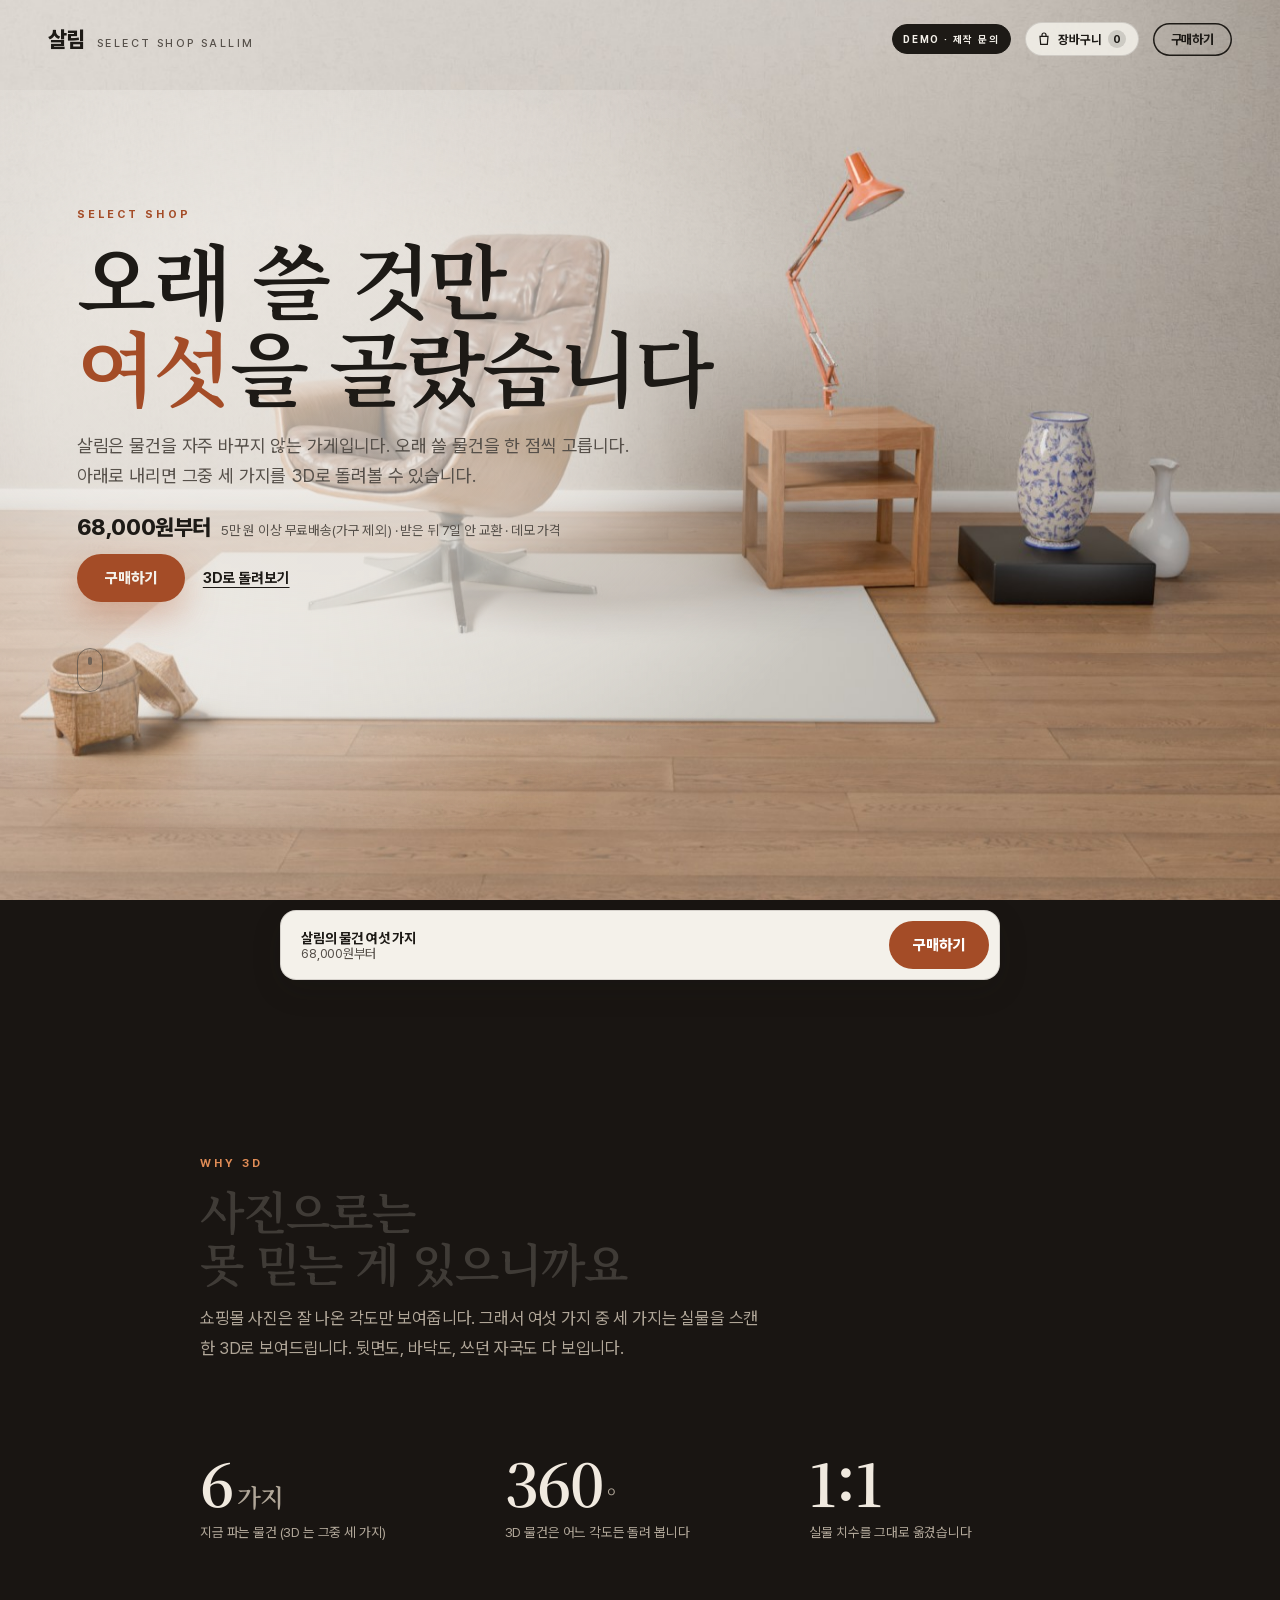
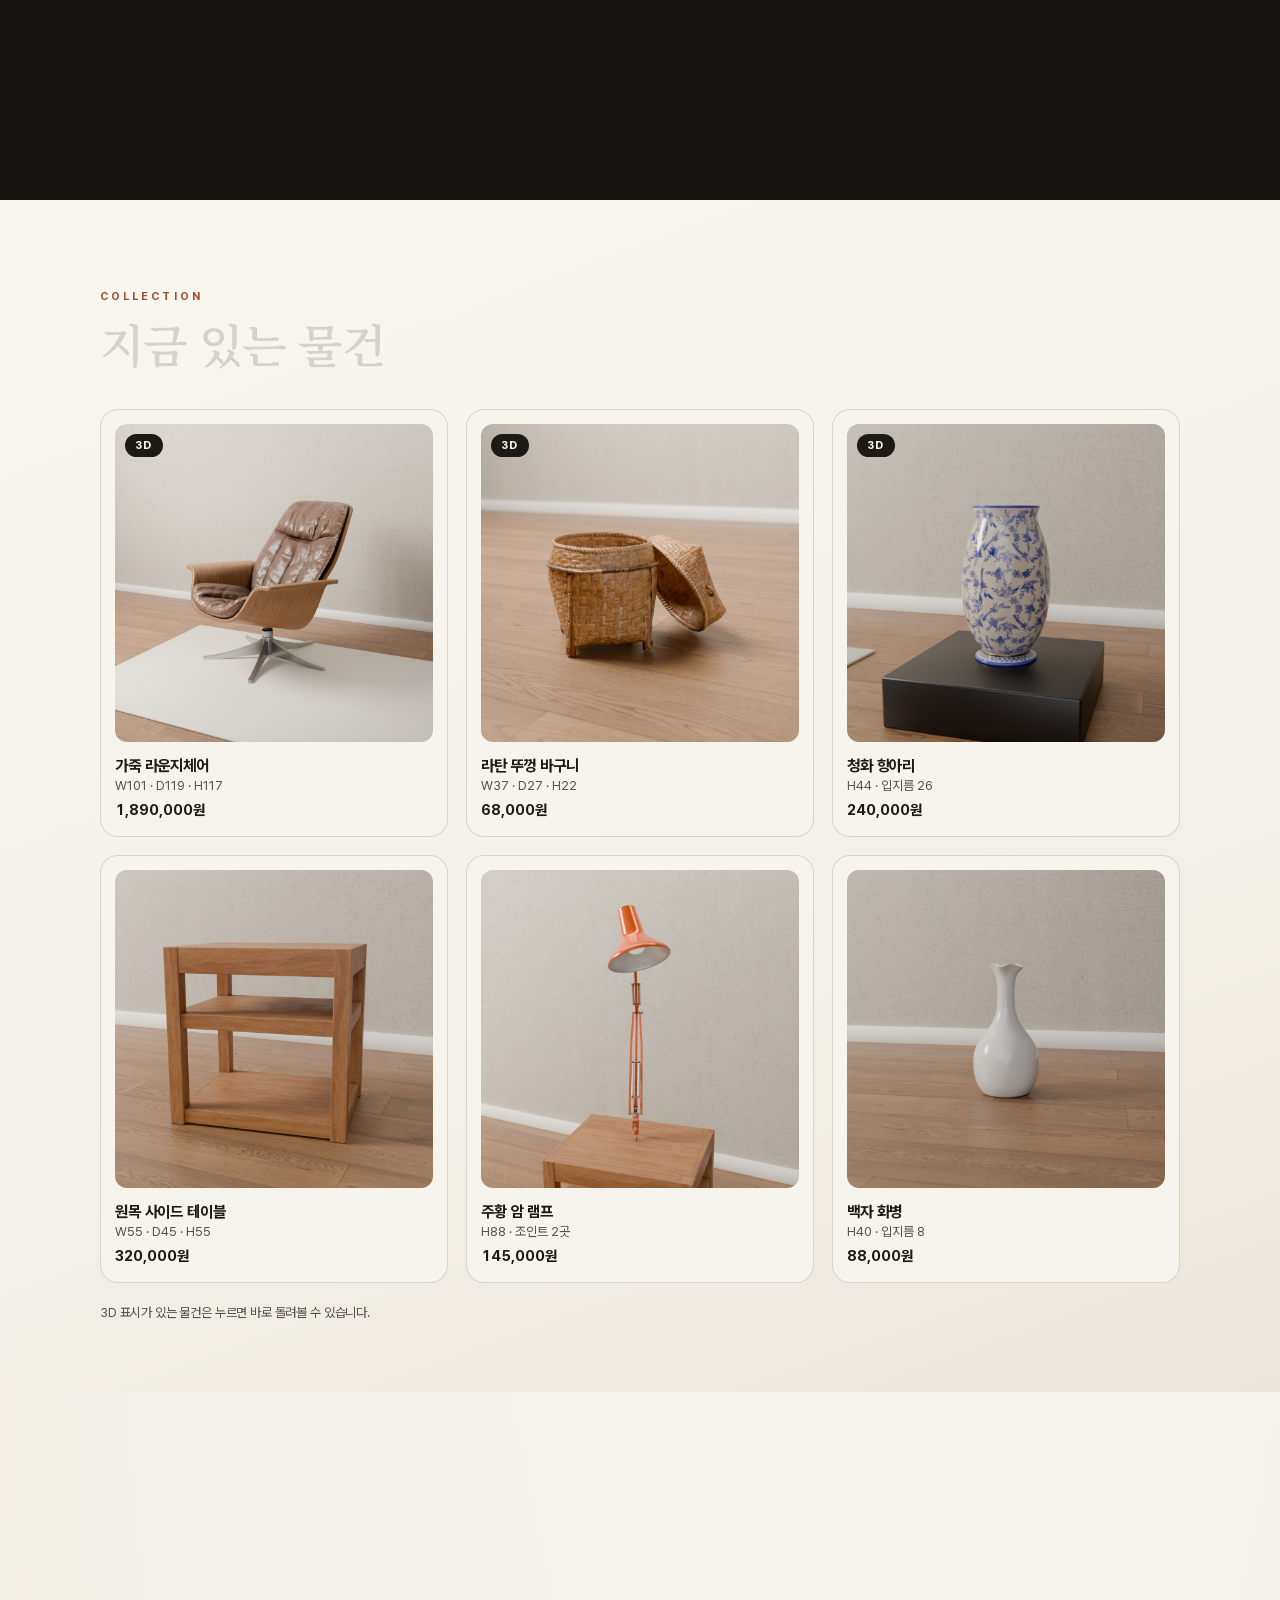
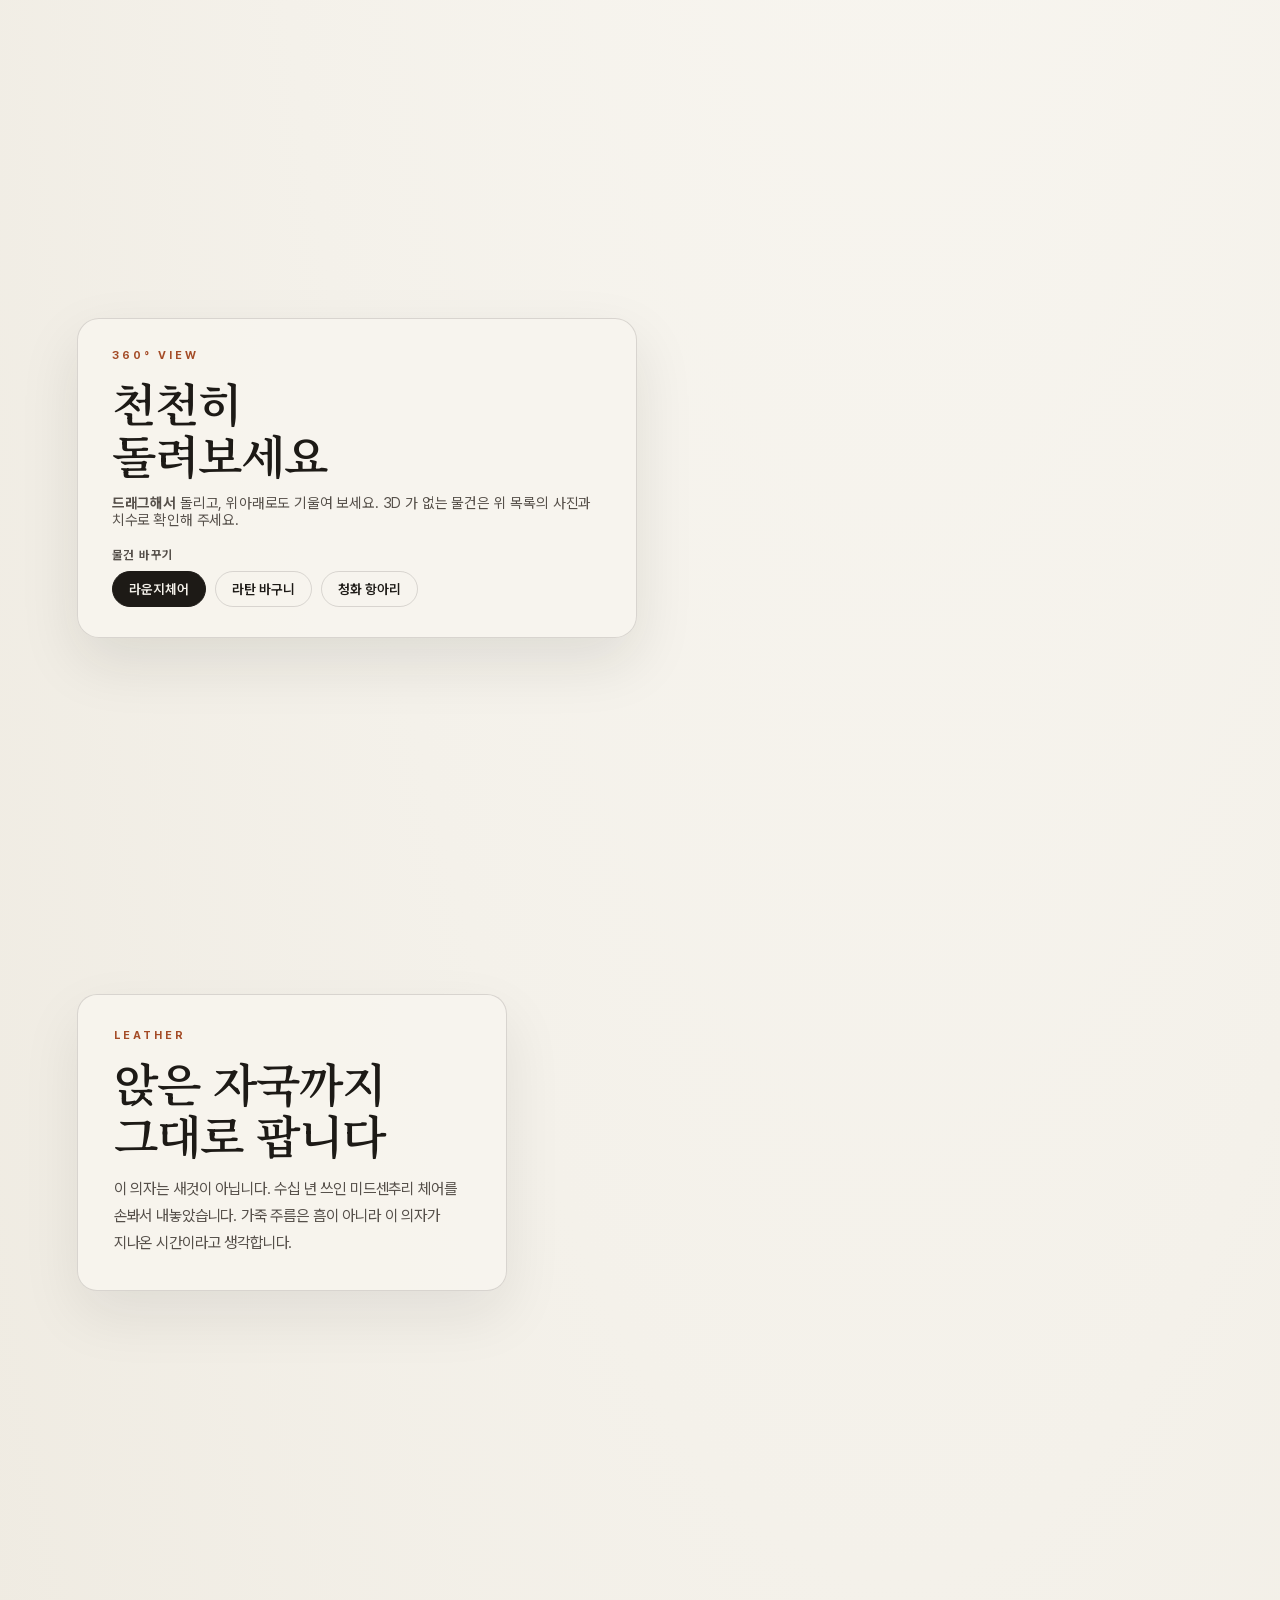
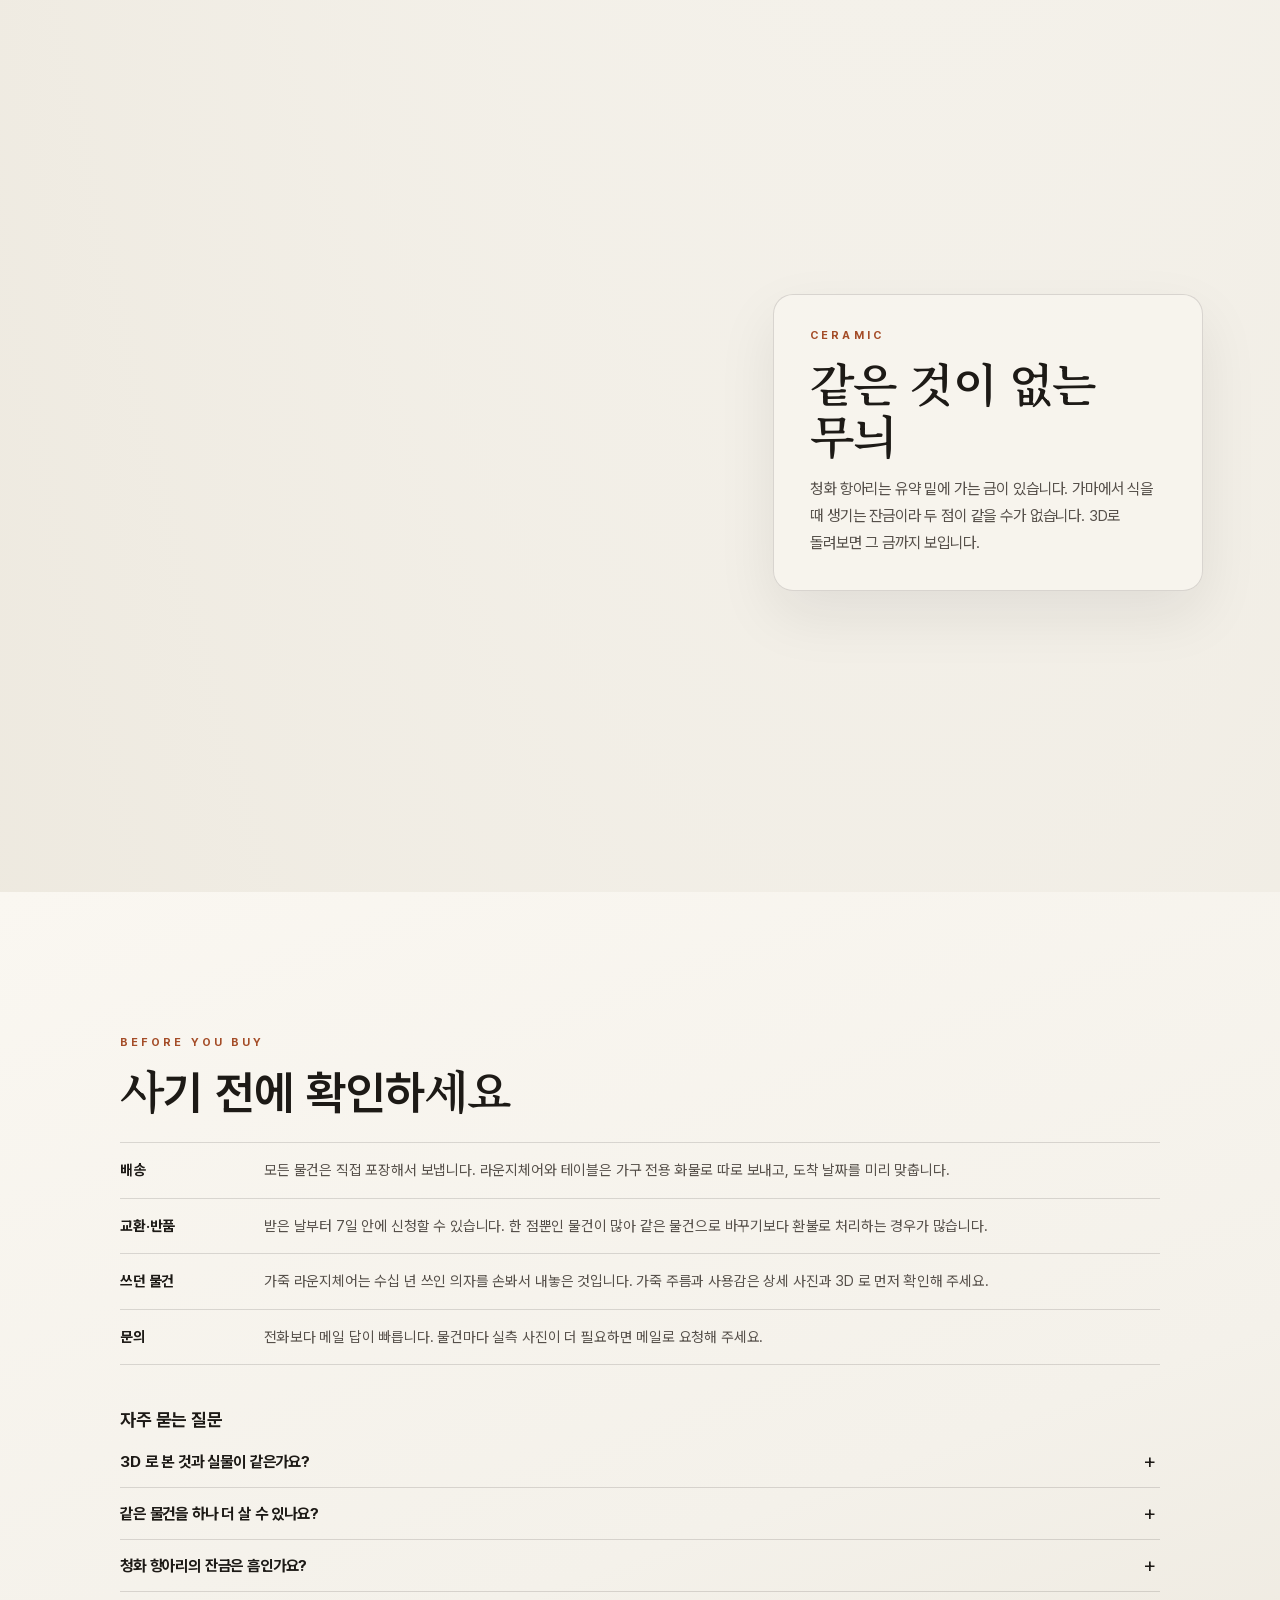
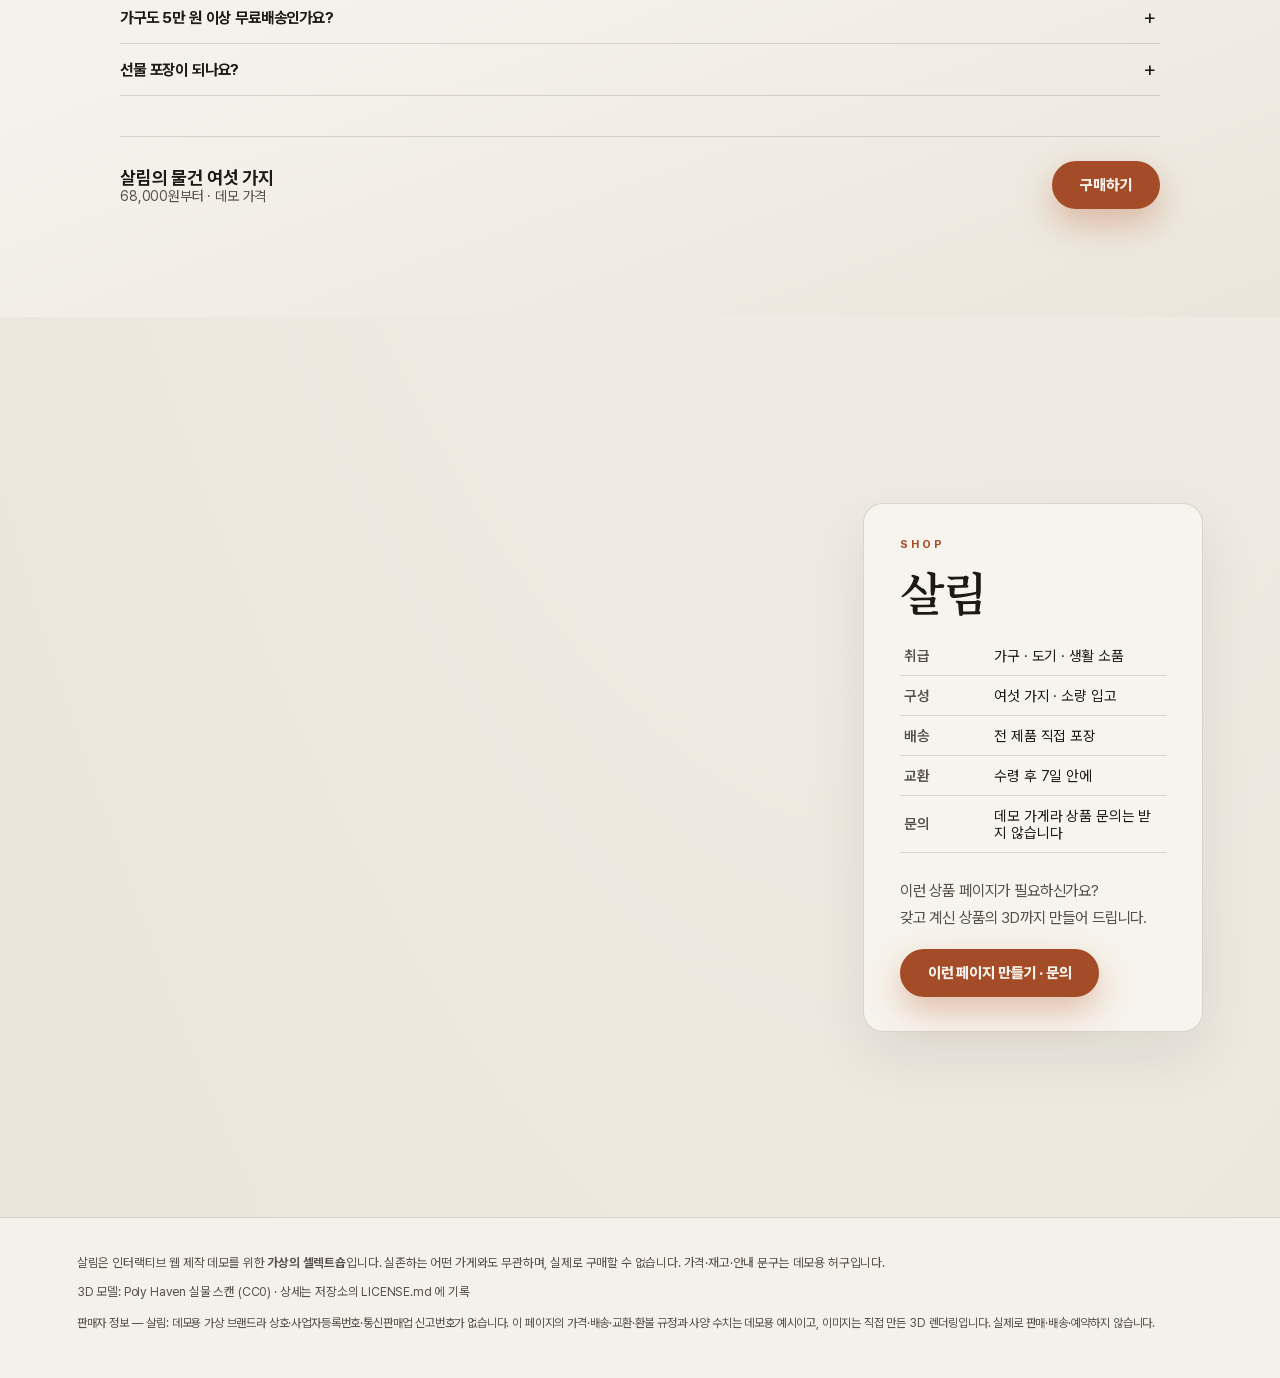
<file: sallim/index.html>
<!doctype html>
<html lang="ko">
<head>
  <meta charset="utf-8" />
  <meta name="viewport" content="width=device-width, initial-scale=1" />
  <title>살림 — 오래 쓸 물건</title>
  <meta name="description" content="물건 여섯 가지를 실물 그대로 3D로 돌려보는 셀렉트숍 — 인터랙티브 웹 제작 데모" />
  <meta property="og:title" content="살림 — 오래 쓸 물건" />
  <meta property="og:description" content="상품을 실물 그대로 3D로 돌려보는 셀렉트숍 페이지 데모" />
  <meta property="og:type" content="website" />
  <link rel="icon" href="data:image/svg+xml,%3Csvg xmlns='http://www.w3.org/2000/svg' viewBox='0 0 100 100'%3E%3Cpath d='M18 84V46a32 32 0 0 1 64 0v38z' fill='%23a44c27'/%3E%3C/svg%3E" />
  <script type="module" crossorigin src="./assets/index-B8uzrHis.js"></script>
  <link rel="stylesheet" crossorigin href="./assets/index-BCUnf5QN.css">
</head>
<body>
  <div id="loader" aria-hidden="true">
    <div class="loader-mark">살림</div>
    <div class="loader-bar"><span id="loader-fill"></span></div>
    <div class="loader-pct" id="loader-pct">0%</div>
  </div>

  <!-- 장면 사진 레이어 (렌더로 만든 사진이 스크롤에 맞춰 바뀐다) -->
  <div id="stills" role="group" aria-label="물건 사진">
    <img class="still" data-key="hero"    src="./stills/hero.jpg"          alt="마루 위에 놓인 가죽 라운지체어, 주황 램프, 사이드 테이블, 화병, 바구니" />
    <img class="still" data-key="leather" src="./stills/macro_leather.jpg" alt="가죽 라운지체어 등받이의 주름과 결을 확대한 모습" />
    <img class="still" data-key="blue"    src="./stills/macro_blue.jpg"    alt="청화 무늬 항아리" />
    <img class="still" data-key="contact" src="./stills/macro_weave.jpg"   alt="뚜껑을 열어 둔 라탄 바구니" />
    <!-- 3D 뷰어 뒤에 깔리는 배경판 — 화면에 직접 노출되지 않는다 -->
    <img class="still" data-key="plate"   src="./stills/plate.jpg"         alt="" style="display:none" />
  </div>

  <!-- 실시간 3D 캔버스 (뷰어 구간에서만 떠오른다) -->
  <canvas id="stage" role="img" aria-label="선택한 물건의 3D 모델. 돌려보기 구간에서 이 영역에 초점을 두고 방향키로 돌려볼 수 있습니다."></canvas>

  <header class="nav">
    <div class="nav-brand">살림 <span class="nav-sub">SELECT SHOP SALLIM</span></div>
    <div class="nav-right">
      <span class="badge-demo">DEMO</span>
      <a class="nav-cta" href="#contact">문의</a>
    </div>
  </header>

  <main id="content">
    <!-- 1. 히어로 -->
    <section class="panel hero" data-cam="hero">
      <div class="hero-copy" data-reveal>
        <p class="eyebrow">SELECT SHOP</p>
        <h1>오래 쓸 것만<br /><em>여섯</em>을 골랐습니다</h1>
        <p class="lede">살림은 물건을 자주 바꾸지 않는 가게입니다.
        오래 쓸 물건을 한 점씩 고릅니다.<br />아래로 내리면 그중 세 가지를 3D로 돌려볼 수 있습니다.</p>
        <div class="scroll-hint" aria-hidden="true"><span></span></div>
      </div>
    </section>

    <!-- 2. 왜 3D 인가 (솔리드 다크) -->
    <section class="panel panel-solid panel-dark" data-cam="about">
      <div class="solid-inner" data-reveal>
        <p class="eyebrow">WHY 3D</p>
        <h2 data-fill>사진으로는<br />못 믿는 게 있으니까요</h2>
        <p class="solid-lede">쇼핑몰 사진은 잘 나온 각도만 보여줍니다.
        그래서 여섯 가지 중 세 가지는 실물을 스캔한 3D로 보여드립니다.
        뒷면도, 바닥도, 쓰던 자국도 다 보입니다.</p>
        <div class="stats">
          <div class="stat"><p class="stat-num">6<span>가지</span></p><p class="stat-label">지금 파는 물건 (3D 는 그중 세 가지)</p></div>
          <div class="stat"><p class="stat-num">360<span>°</span></p><p class="stat-label">3D 물건은 어느 각도든 돌려 봅니다</p></div>
          <div class="stat"><p class="stat-num">1:1</p><p class="stat-label">실물 치수를 그대로 옮겼습니다</p></div>
        </div>
      </div>
    </section>

    <!-- 3. 상품 목록 (솔리드 라이트) -->
    <section class="panel panel-solid panel-light" data-cam="collection">
      <div class="solid-wide" data-reveal>
        <p class="eyebrow">COLLECTION</p>
        <h2 data-fill>지금 있는 물건</h2>
        <div class="grid-products">
          <button class="p-card" data-product="chair">
            <img src="./stills/thumb_chair.jpg" alt="가죽 라운지체어" />
            <span class="p-tag">3D</span>
            <p class="p-name">가죽 라운지체어</p>
            <p class="p-meta">W101 · D119 · H117</p>
            <p class="p-price">1,890,000원</p>
          </button>
          <button class="p-card" data-product="basket">
            <img src="./stills/thumb_basket.jpg" alt="라탄 뚜껑 바구니" />
            <span class="p-tag">3D</span>
            <p class="p-name">라탄 뚜껑 바구니</p>
            <p class="p-meta">W37 · D27 · H22</p>
            <p class="p-price">68,000원</p>
          </button>
          <button class="p-card" data-product="jar">
            <img src="./stills/thumb_jar.jpg" alt="청화 항아리" />
            <span class="p-tag">3D</span>
            <p class="p-name">청화 항아리</p>
            <p class="p-meta">H44 · 입지름 26</p>
            <p class="p-price">240,000원</p>
          </button>
          <button class="p-card" data-product="">
            <img src="./stills/thumb_table.jpg" alt="원목 사이드 테이블" />
            <p class="p-name">원목 사이드 테이블</p>
            <p class="p-meta">W55 · D45 · H55</p>
            <p class="p-price">320,000원</p>
          </button>
          <button class="p-card" data-product="">
            <img src="./stills/thumb_lamp.jpg" alt="주황 암 램프" />
            <p class="p-name">주황 암 램프</p>
            <p class="p-meta">H88 · 조인트 2곳</p>
            <p class="p-price">145,000원</p>
          </button>
          <button class="p-card" data-product="">
            <img src="./stills/thumb_vase.jpg" alt="백자 화병" />
            <p class="p-name">백자 화병</p>
            <p class="p-meta">H40 · 입지름 8</p>
            <p class="p-price">88,000원</p>
          </button>
        </div>
        <p class="grid-note">3D 표시가 있는 물건은 누르면 바로 돌려볼 수 있습니다.</p>
      </div>
    </section>

    <!-- 4. 3D 뷰어 -->
    <section class="panel configurator" data-cam="config" id="viewer">
      <div class="config-ui" data-reveal>
        <p class="eyebrow">360° VIEW</p>
        <h2>천천히 <br />돌려보세요</h2>
        <p class="config-help"><strong>드래그해서</strong> 돌리고, 위아래로도 기울여 보세요.
        3D 가 없는 물건은 위 목록의 사진과 치수로 확인해 주세요.</p>
        <div class="config-group">
          <p class="config-label">물건 바꾸기</p>
          <div class="chip-row" id="product-buttons"></div>
        </div>
      </div>
    </section>

    <!-- 5. 가죽 -->
    <section class="panel" data-cam="leather">
      <div class="card card-left" data-reveal>
        <p class="eyebrow">LEATHER</p>
        <h2>앉은 자국까지<br />그대로 팝니다</h2>
        <p>이 의자는 새것이 아닙니다. 수십 년 쓰인 미드센추리 체어를
        손봐서 내놓았습니다. 가죽 주름은 흠이 아니라 이 의자가
        지나온 시간이라고 생각합니다.</p>
      </div>
    </section>

    <!-- 6. 도기 -->
    <section class="panel" data-cam="blue">
      <div class="card card-right" data-reveal>
        <p class="eyebrow">CERAMIC</p>
        <h2>같은 것이 없는<br />무늬</h2>
        <p>청화 항아리는 유약 밑에 가는 금이 있습니다.
        가마에서 식을 때 생기는 잔금이라 두 점이 같을 수가 없습니다.
        3D로 돌려보면 그 금까지 보입니다.</p>
      </div>
    </section>

    <!-- 7. 안내·문의 -->
    <section class="panel" data-cam="contact" id="contact">
      <div class="specs-wrap">
        <div class="card card-specs" data-reveal>
          <p class="eyebrow">SHOP</p>
          <h2>살림</h2>
          <table class="specs">
            <tr><th>취급</th><td>가구 · 도기 · 생활 소품</td></tr>
            <tr><th>구성</th><td>여섯 가지 · 소량 입고</td></tr>
            <tr><th>배송</th><td>전 제품 직접 포장</td></tr>
            <tr><th>교환</th><td>수령 후 7일 안에</td></tr>
            <tr><th>문의</th><td>데모 가게라 상품 문의는 받지 않습니다</td></tr>
          </table>
          <div class="cta-block">
            <p class="cta-note">이런 상품 페이지가 필요하신가요?<br />
            갖고 계신 상품의 3D까지 만들어 드립니다.</p>
            <a class="cta" href="mailto:fa0509@naver.com?subject=%EC%85%80%EB%A0%89%ED%8A%B8%EC%88%8D%20%ED%8E%98%EC%9D%B4%EC%A7%80%20%EC%A0%9C%EC%9E%91%20%EB%AC%B8%EC%9D%98">이런 페이지 만들기 · 문의</a>
          </div>
        </div>
      </div>
    </section>
  </main>

  <footer class="foot">
    <p>살림은 인터랙티브 웹 제작 데모를 위한 <strong>가상의 셀렉트숍</strong>입니다.
    실존하는 어떤 가게와도 무관하며, 실제로 구매할 수 없습니다.
    가격·재고·안내 문구는 데모용 허구입니다.</p>
    <p class="foot-lic">3D 모델: Poly Haven 실물 스캔 (CC0) · 상세는 저장소의 LICENSE.md 에 기록</p>
  </footer>

</body>
</html>
</file>
<file: bium/assets/index-rrdhRTWg.css>
@font-face{font-family:Pretendard;src:url(../fonts/PretendardVariable.woff2)format("woff2-variations");font-weight:45 920;font-display:swap}@font-face{font-family:BiumSerif;src:url(../fonts/BiumSerif.woff2)format("woff2-variations");font-weight:200 900;font-display:swap}:root{--paper:#f4f1ea;--paper-deep:#ebe6db;--ink:#1d1a16;--ink-soft:#56504a;--clay:#a14b1b;--line:#1d1a1624;--card-bg:#f7f4eef5;--night:#191512;--night-ink:#f0e9df;--night-soft:#b0a698;--night-line:#f0e9df29}*{box-sizing:border-box;margin:0;padding:0}html{scroll-behavior:smooth}body{color:var(--ink);background:radial-gradient(120% 90% at 70% 20%, #faf8f3 0%, var(--paper) 46%, var(--paper-deep) 100%);letter-spacing:-.01em;font-family:Pretendard,Apple SD Gothic Neo,Malgun Gothic,sans-serif;overflow-x:hidden}#loader{z-index:50;background:var(--paper);flex-direction:column;justify-content:center;align-items:center;gap:18px;transition:opacity .7s,visibility .7s;display:flex;position:fixed;inset:0}#loader.done{opacity:0;visibility:hidden}.loader-mark{letter-spacing:-.04em;font-size:44px;font-weight:800}.loader-bar{background:var(--line);border-radius:2px;width:180px;height:2px;overflow:hidden}#loader-fill{background:var(--ink);width:0%;height:100%;transition:width .25s;display:block}.loader-pct{color:var(--ink-soft);font-variant-numeric:tabular-nums;font-size:12px}#stills{z-index:0;position:fixed;inset:0}.still{object-fit:cover;object-position:62% center;opacity:0;will-change:opacity, transform;width:100%;height:100%;position:absolute;inset:0}.still[data-key=night]{object-position:35% center}#stage{z-index:1;opacity:0;width:100%;height:100%;display:block;position:fixed;inset:0}#stage.grabbable{cursor:grab}#stage.grabbing{cursor:grabbing}#stage:focus-visible{outline:2px solid var(--clay);outline-offset:-6px}.nav{z-index:20;mix-blend-mode:normal;justify-content:space-between;align-items:center;padding:22px clamp(20px,4vw,48px);display:flex;position:fixed;top:0;left:0;right:0}.nav-brand{letter-spacing:-.03em;color:#fff;mix-blend-mode:difference;font-size:22px;font-weight:800}.nav-sub{letter-spacing:.22em;color:#b5b5b5;mix-blend-mode:difference;margin-left:8px;font-size:11px;font-weight:500}.nav-right{align-items:center;gap:14px;display:flex}.badge-demo{letter-spacing:.18em;border:1px solid var(--line);color:var(--ink-soft);border-radius:999px;padding:5px 10px;font-size:10px;font-weight:700}.nav-cta{color:var(--paper);background:var(--ink);border-radius:999px;padding:9px 18px;font-size:13px;font-weight:700;text-decoration:none;transition:transform .2s,background .2s}.nav-cta:hover{background:var(--clay);transform:translateY(-1px)}main{z-index:10;pointer-events:none;position:relative}.panel{align-items:center;min-height:100vh;padding:0 clamp(20px,6vw,96px);display:flex}.panel>*{pointer-events:auto}.eyebrow{letter-spacing:.28em;color:var(--clay);margin-bottom:14px;font-size:11px;font-weight:700}h1{letter-spacing:-.03em;font-family:BiumSerif,Pretendard,serif;font-size:clamp(44px,7.2vw,96px);font-weight:640;line-height:1.04}h1 em{color:var(--clay);font-style:normal}h2{letter-spacing:-.02em;margin-bottom:14px;font-family:BiumSerif,Pretendard,serif;font-size:clamp(28px,3.6vw,46px);font-weight:620;line-height:1.14}.hero-copy{isolation:isolate;max-width:640px;padding:28px 36px 28px 0;position:relative}.panel.hero{overflow-x:clip}.hero-copy:before{content:"";z-index:-1;background:radial-gradient(at 40% 42%,#f4f1ec99 30%,#f4f1ec4d 55%,#f4f1ec00 74%);position:absolute;inset:-90px -130px -110px -170px}.lede{word-break:keep-all;color:var(--ink-soft);margin-top:22px;font-size:clamp(15px,1.6vw,18px);line-height:1.7}.scroll-hint{border:1.5px solid var(--ink-soft);opacity:.7;border-radius:14px;width:26px;height:44px;margin-top:46px;position:relative}.scroll-hint span{background:var(--ink-soft);border-radius:4px;width:4px;height:8px;margin-left:-2px;animation:1.6s ease-in-out infinite hint;position:absolute;top:8px;left:50%}@keyframes hint{0%,to{opacity:1;transform:translateY(0)}60%{opacity:.2;transform:translateY(16px)}}.card{background:var(--card-bg);border:1px solid var(--line);border-radius:20px;max-width:430px;padding:34px 36px;box-shadow:0 24px 60px #1d1a1614}.card p:not(.eyebrow){color:var(--ink-soft);font-size:15.5px;line-height:1.75}.card-left{margin-right:auto}.card-right{margin-left:auto}.card-center{max-width:520px;margin:0 auto}.card-specs{max-width:500px;margin-left:auto}.card-night{color:var(--night-ink);background:#16120ec7;border-color:#f0e9df24;box-shadow:0 24px 60px #0006}.card-night h2{color:var(--night-ink)}.card-night p:not(.eyebrow){color:var(--night-soft)}.card-night .eyebrow{color:#e5934e}[data-fill]{--fill-on:var(--ink);--fill-off:#1d1a1629;background-image:linear-gradient(90deg, var(--fill-on) var(--p,0%), var(--fill-off) var(--p,0%));-webkit-text-fill-color:transparent;-webkit-background-clip:text;background-clip:text}.panel-dark [data-fill]{--fill-on:var(--night-ink);--fill-off:#f0e9df2e}@media (prefers-reduced-motion:reduce){[data-fill]{--p:100%!important}}.panel-solid{position:relative}.panel-dark{background:var(--night);color:var(--night-ink)}.panel-dark h2{color:var(--night-ink)}.panel-dark .eyebrow{color:#e5934e}.panel-light{background:linear-gradient(160deg, #faf7f1 0%, var(--paper) 60%, var(--paper-deep) 100%)}.solid-inner{width:100%;max-width:880px;margin:0 auto}.solid-lede{max-width:560px;color:var(--ink-soft);margin-top:6px;font-size:clamp(15px,1.5vw,17px);line-height:1.8}.panel-dark .solid-lede{color:var(--night-soft)}.timeline{border-top:1px solid var(--night-line);grid-template-columns:repeat(3,1fr);gap:34px;margin-top:52px;padding-top:36px;display:grid}.tl-time{letter-spacing:.16em;color:#e5934e;font-variant-numeric:tabular-nums;margin-bottom:12px;font-size:12px;font-weight:700}.tl-title{margin-bottom:10px;font-family:BiumSerif,Pretendard,serif;font-size:22px;font-weight:620}.tl-desc{color:var(--night-soft);font-size:14.5px;line-height:1.75}.stats{border-top:1px solid var(--line);grid-template-columns:repeat(3,1fr);gap:34px;margin-top:52px;padding-top:36px;display:grid}.stat-num{letter-spacing:-.02em;margin-bottom:10px;font-family:BiumSerif,Pretendard,serif;font-size:clamp(40px,4.6vw,64px);font-weight:640;line-height:1}.stat-num span{color:var(--ink-soft);margin-left:4px;font-size:.42em;font-weight:620}.stat-label{color:var(--ink-soft);font-size:13.5px;line-height:1.6}.compare{border-top:1px solid var(--night-line);grid-template-columns:1fr 1fr;gap:40px;margin-top:52px;padding-top:36px;display:grid}.cmp-head{letter-spacing:.2em;margin-bottom:18px;font-size:12px;font-weight:700}.cmp-before .cmp-head{color:var(--night-soft)}.cmp-after .cmp-head{color:#e5934e}.compare ul{list-style:none}.compare li{border-bottom:1px solid var(--night-line);padding:13px 0;font-size:15px;line-height:1.7}.cmp-before li{color:var(--night-soft)}.cmp-after li{color:var(--night-ink)}.configurator{align-items:flex-end;padding-bottom:6vh}.config-ui{background:var(--card-bg);border:1px solid var(--line);border-radius:22px;width:min(560px,100%);padding:30px 34px;box-shadow:0 24px 60px #1d1a161a}.config-help{color:var(--ink-soft);word-break:keep-all;margin-bottom:20px;font-size:14.5px}.config-group{margin-top:14px}.config-label{letter-spacing:.12em;color:var(--ink-soft);margin-bottom:9px;font-size:12px;font-weight:700}.chip-row{flex-wrap:wrap;gap:9px;display:flex}.chip{color:var(--ink);border:1.5px solid var(--line);cursor:pointer;background:0 0;border-radius:999px;padding:9px 16px;font-family:inherit;font-size:13.5px;font-weight:600;transition:all .18s}.chip:hover{border-color:var(--ink)}.chip.on{background:var(--ink);color:var(--paper);border-color:var(--ink)}.swatch{cursor:pointer;outline:1.5px solid var(--line);border:2px solid #ffffffe6;border-radius:50%;width:34px;height:34px;transition:transform .15s,outline-color .15s}.swatch:hover{transform:scale(1.12)}.swatch.on{outline:2.5px solid var(--ink);outline-offset:2px;transform:scale(1.08)}.specs-wrap{width:100%;display:flex}.specs{border-collapse:collapse;width:100%;margin:18px 0 6px}.specs th,.specs td{text-align:left;border-bottom:1px solid var(--line);padding:11px 4px;font-size:14.5px}.specs th{color:var(--ink-soft);width:34%;font-weight:600}.cta-block{margin-top:24px}.cta-note{color:var(--ink-soft);margin-bottom:18px;font-size:14px;line-height:1.7}.cta{color:var(--paper);background:var(--clay);border-radius:999px;padding:15px 28px;font-size:15px;font-weight:800;text-decoration:none;transition:transform .2s,box-shadow .2s;display:inline-block;box-shadow:0 14px 34px #b3541e59}.cta:hover{transform:translateY(-2px);box-shadow:0 20px 44px #a8552f73}.foot{z-index:10;color:var(--ink-soft);border-top:1px solid var(--line);background:var(--paper);padding:34px clamp(20px,6vw,96px) 44px;font-size:12.5px;line-height:1.8;position:relative}.foot a{color:inherit}.foot-lic{opacity:.8;margin-top:6px}[data-reveal]{opacity:0;transition:opacity .8s cubic-bezier(.22,1,.36,1),transform .8s cubic-bezier(.22,1,.36,1);transform:translateY(26px)}[data-reveal].in{opacity:1;transform:none}@media (prefers-reduced-motion:reduce){[data-reveal]{opacity:1;transition:none;transform:none}}@media (width<=720px){.panel{align-items:flex-end;padding-bottom:8vh}.hero{align-items:flex-end;padding-top:0;padding-bottom:7vh}.scroll-hint{display:none}.card,.config-ui{max-width:100%;padding:26px 24px}.nav-sub{display:none}h1{font-size:clamp(40px,12vw,56px)}.panel-solid{align-items:center;padding-bottom:0}.timeline,.stats,.compare{grid-template-columns:1fr;gap:22px;margin-top:34px}.hero-copy:before{background:radial-gradient(closest-side at 45% 56%,#f4f1eca8 45%,#f4f1ec4d 72%,#f4f1ec00 100%);inset:-90px -16px -40px -40px}}.swatch,.nav-cta{position:relative}.swatch:after{content:"";position:absolute;inset:-8px}.nav-cta:after{content:"";position:absolute;inset:-6px -2px}@media (pointer:coarse){.chip{min-height:44px}}@media (aspect-ratio<=9/10){.configurator{align-items:flex-end;padding-bottom:3vh}.config-ui{padding:14px 18px 16px}.config-ui .eyebrow{margin-bottom:2px}.config-ui h2{margin-bottom:0;font-size:20px;line-height:1.3}.config-ui h2 br,.config-help,.config-label{display:none}.config-group{vertical-align:middle;margin:10px 10px 0 0;display:inline-flex}.config-ui .chip-row{gap:14px}.config-ui .swatch{width:30px;height:30px}}@media (prefers-reduced-motion:reduce){.scroll-hint span{animation:none}html{scroll-behavior:auto}}.hero-buy :focus-visible,.nav :focus-visible,.shop-bar :focus-visible,.shop-drawer :focus-visible,.shop-modal :focus-visible,.shop-info :focus-visible{outline:2.5px solid var(--clay);outline-offset:3px}.shop-sr{clip:rect(0 0 0 0);white-space:nowrap;width:1px;height:1px;position:absolute;overflow:hidden}.hero-buy{margin-top:22px}.hero-price{flex-wrap:wrap;align-items:baseline;gap:10px;margin-bottom:14px;display:flex}.hero-price strong{letter-spacing:-.02em;color:var(--ink);font-size:22px;font-weight:800}.hero-price span{color:var(--ink-soft);font-size:13.5px}.hero-actions{flex-wrap:wrap;align-items:center;gap:18px;display:flex}.hero-actions .cta{cursor:pointer;border:0;min-height:48px;font-family:inherit}.hero-link{color:var(--ink);text-underline-offset:4px;align-items:center;min-height:44px;font-size:14.5px;font-weight:700;display:inline-flex}.shop-cart{color:var(--ink);border:1px solid var(--line);cursor:pointer;background:#f4f1ead9;border-radius:999px;align-items:center;gap:6px;min-height:34px;padding:6px 12px 6px 10px;font-family:inherit;font-size:12.5px;font-weight:700;display:inline-flex;position:relative}.shop-cart:after{content:"";position:absolute;inset:-6px -2px}.shop-bag{width:16px;height:16px;display:inline-flex}.shop-cart-label{display:inline}.shop-cart .shop-cart-label+.shop-sr{display:none}@media (width<=720px){.shop-cart .shop-cart-label+.shop-sr{display:block}}.shop-cart-n{font-variant-numeric:tabular-nums;background:var(--line);border-radius:9px;place-items:center;min-width:18px;height:18px;font-size:11px;display:inline-grid}.shop-cart.has .shop-cart-n{background:var(--clay);color:#fff}.nav .shop-badge{cursor:pointer;background:var(--ink);color:var(--paper);border-color:var(--ink);min-height:30px;font-family:inherit;position:relative}.nav .shop-badge:after{content:"";position:absolute;inset:-7px -2px}.nav-cta.shop-quiet{color:var(--ink);box-shadow:inset 0 0 0 1.5px var(--ink);background:0 0}.nav .nav-brand{color:var(--ink);mix-blend-mode:normal}.nav .nav-sub{color:var(--ink-soft);mix-blend-mode:normal}.nav{transition:background-color .2s,padding .2s,box-shadow .2s}.nav.shop-solid{background:var(--paper);box-shadow:0 1px 0 var(--line);padding-top:12px;padding-bottom:12px}.nav.shop-solid .nav-sub{display:none}.shop-bar{z-index:40;background:var(--paper);width:min(720px,100% - 24px);color:var(--ink);border:1px solid var(--line);border-radius:16px;justify-content:space-between;align-items:center;gap:12px;padding:10px 10px 10px 20px;transition:transform .28s;display:flex;position:fixed;bottom:18px;left:50%;transform:translate(-50%,140%);box-shadow:0 10px 30px #1d1a1624}.shop-bar.on{transform:translate(-50%)}.shop-bar-name{flex-direction:column;min-width:0;display:flex}.shop-bar-name strong{white-space:nowrap;text-overflow:ellipsis;font-size:14px;overflow:hidden}.shop-bar-price{color:var(--ink-soft);font-size:13px}.shop-bar-btn{color:#fff;background:var(--clay);cursor:pointer;white-space:nowrap;border:0;border-radius:999px;min-height:48px;padding:0 24px;font-family:inherit;font-size:15px;font-weight:800}.shop-overlay{z-index:60;opacity:0;pointer-events:none;background:#14110e6b;transition:opacity .22s;position:fixed;inset:0}.shop-overlay.on{opacity:1;pointer-events:auto}.shop-drawer{z-index:70;background:var(--paper);width:min(420px,100%);color:var(--ink);flex-direction:column;transition:transform .3s;display:flex;position:fixed;top:0;bottom:0;right:0;transform:translate(105%);box-shadow:-10px 0 40px #14110e2e}.shop-drawer.on{transform:translate(0)}.shop-drawer[hidden],.shop-modal[hidden]{display:none}.shop-head{border-bottom:1px solid var(--line);justify-content:space-between;align-items:flex-start;padding:22px 22px 10px;display:flex}.shop-head h3{margin-top:2px;font-size:20px}.shop-kicker{letter-spacing:.14em;color:var(--clay);font-size:11.5px;font-weight:700}.shop-x{cursor:pointer;color:var(--ink);background:0 0;border:0;border-radius:999px;width:44px;height:44px;margin:-8px -10px 0 0;font-size:26px;line-height:1}.shop-body{overscroll-behavior:contain;flex:1;padding:8px 22px 16px;overflow-y:auto}.shop-group{margin-top:18px}.shop-row{justify-content:space-between;align-items:center;display:flex}.shop-row .shop-label{margin:0}.shop-label{color:var(--ink-soft);word-break:keep-all;margin-bottom:8px;font-size:12.5px;font-weight:700}.shop-chips{flex-wrap:wrap;gap:8px;display:flex}.shop-chip{color:var(--ink);cursor:pointer;text-align:left;background:0 0;border:1.5px solid #1d1a1652;border-radius:999px;min-height:44px;padding:0 16px;font-family:inherit;font-size:14px;font-weight:600}.shop-chip.on{border-color:var(--ink);background:var(--ink);color:var(--paper)}.shop-chip:disabled{cursor:not-allowed;opacity:.45;text-decoration:line-through}.shop-list{flex-direction:column;gap:6px}.shop-list .shop-chip{border-radius:12px;justify-content:space-between;align-items:center;gap:12px;width:100%;padding:8px 14px;display:flex}.shop-list-p{font-variant-numeric:tabular-nums;white-space:nowrap;font-weight:700}.shop-days{grid-template-columns:repeat(7,1fr);gap:6px;display:grid}.shop-days .shop-chip{text-align:center;border-radius:10px;flex-direction:column;justify-content:center;align-items:center;min-height:50px;padding:4px 0;display:flex}.shop-day-d{font-size:13.5px;font-weight:700}.shop-day-w{opacity:.8;font-size:11px}.shop-one{font-size:14px;font-weight:600}.shop-incart{border:1px solid var(--line);border-radius:12px;margin-top:14px;padding:12px 14px}.shop-incart ul{margin:0;padding:0;font-size:13.5px;line-height:1.7;list-style:none}.shop-addon{cursor:pointer;align-items:center;gap:10px;min-height:44px;margin-top:18px;font-size:14px;display:flex}.shop-addon input{width:20px;height:20px;accent-color:var(--clay);flex:none}.shop-addon-p{color:var(--ink-soft);white-space:nowrap;margin-left:auto}.shop-qty{border:1.5px solid #1d1a1652;border-radius:999px;align-items:center;display:inline-flex}.shop-qty button{cursor:pointer;width:44px;height:44px;color:var(--ink);background:0 0;border:0;border-radius:999px;font-size:20px}.shop-qty span{text-align:center;min-width:28px;font-weight:700}.shop-sum{border-top:1px solid var(--line);margin-top:20px;padding-top:14px}.shop-sum p{color:var(--ink-soft);justify-content:space-between;gap:12px;padding:4px 0;font-size:14px;display:flex}.shop-sum p span:last-child{text-align:right}.shop-total{align-items:baseline;margin-top:4px;color:var(--ink)!important;font-size:16px!important}.shop-total strong{font-size:20px}.shop-fine{color:var(--ink-soft);word-break:keep-all;margin-top:12px;font-size:12.5px;line-height:1.6}.shop-foot{padding:14px 22px calc(18px + env(safe-area-inset-bottom));border-top:1px solid var(--line);grid-template-columns:1fr 1fr;gap:10px;display:grid}.shop-foot .shop-btn:only-of-type{grid-column:1/-1}.shop-btn{text-align:center;color:#fff;background:var(--clay);border:1.5px solid var(--clay);cursor:pointer;border-radius:999px;justify-content:center;align-items:center;min-height:50px;padding:0 18px;font-family:inherit;font-size:15px;font-weight:800;text-decoration:none;display:inline-flex}.shop-btn:disabled{opacity:.45;cursor:not-allowed}.shop-btn.ghost{color:var(--ink);border-color:var(--ink);background:0 0}.shop-demo-note{color:var(--ink-soft);text-align:center;grid-column:1/-1;font-size:12px}.shop-modal{z-index:80;opacity:0;pointer-events:none;background:var(--paper);width:min(440px,100% - 32px);color:var(--ink);border-radius:16px;padding:26px 24px 22px;transition:opacity .2s,transform .2s;position:fixed;top:50%;left:50%;transform:translate(-50%,-46%);box-shadow:0 20px 60px #14110e4d}.shop-modal.on{opacity:1;pointer-events:auto;transform:translate(-50%,-50%)}.shop-modal h3{margin:4px 0 10px;font-size:21px}.shop-modal p{color:var(--ink-soft);word-break:keep-all;font-size:14.5px;line-height:1.7}.shop-modal p.shop-mail{text-align:center;word-break:break-all;font-size:13px;line-height:1.6}.shop-mail strong{color:var(--ink);-webkit-user-select:all;user-select:all}.shop-modal-btns{gap:10px;margin-top:18px;display:grid}.shop-toast{z-index:90;opacity:0;pointer-events:none;background:var(--ink);color:var(--paper);border-radius:12px;padding:12px 18px;font-size:14px;font-weight:600;transition:opacity .2s,transform .2s;position:fixed;top:84px;left:50%;transform:translate(-50%,-20px)}.shop-toast.on{opacity:1;transform:translate(-50%)}body.shop-locked{overflow:hidden}.shop-info{align-items:flex-start;padding-top:16vh;padding-bottom:12vh}.shop-info-inner{width:min(1040px,100%);margin:0 auto}.shop-info-inner>h2{margin-bottom:26px}.shop-info-list{border-top:1px solid var(--line);grid-template-columns:9em 1fr;display:grid}.shop-info-list dt,.shop-info-list dd{border-bottom:1px solid var(--line);word-break:keep-all;padding:15px 0;font-size:14.5px;line-height:1.7}.shop-info-list dt{color:var(--ink);padding-right:16px;font-weight:700}.shop-info-list dd{color:var(--ink-soft)}.shop-faq-t{margin:44px 0 6px;font-size:18px}.shop-faq details{border-bottom:1px solid var(--line)}.shop-faq summary{cursor:pointer;min-height:44px;padding:16px 30px 16px 0;font-size:15.5px;font-weight:700;list-style:none;position:relative}.shop-faq summary::-webkit-details-marker{display:none}.shop-faq summary:after{content:"+";font-size:20px;font-weight:400;position:absolute;top:13px;right:4px}.shop-faq details[open] summary:after{content:"−"}.shop-faq details p{color:var(--ink-soft);word-break:keep-all;padding:0 0 18px;font-size:14.5px;line-height:1.75}.shop-info-buy{border-top:1px solid var(--line);flex-wrap:wrap;justify-content:space-between;align-items:center;gap:16px;margin-top:40px;padding-top:24px;display:flex}.shop-info-buy p{flex-direction:column;display:flex}.shop-info-buy strong{font-size:18px}.shop-info-buy span{color:var(--ink-soft);font-size:14px}.shop-info-buy .cta{cursor:pointer;border:0;font-family:inherit}.shop-seller{word-break:keep-all;margin-top:10px;font-size:12px;line-height:1.7}@media (width<=720px){body.shop-bar-on .foot{padding-bottom:calc(96px + env(safe-area-inset-bottom))}.shop-bar{width:100%;padding:10px 12px calc(10px + env(safe-area-inset-bottom)) 16px;border-bottom:0;border-radius:16px 16px 0 0;bottom:0}.shop-drawer{border-radius:18px 18px 0 0;width:100%;max-height:86dvh;top:auto;left:0;transform:translateY(105%)}.shop-drawer.on{transform:translateY(0)}.shop-cart-label,.shop-badge-more{display:none}.hero-price strong{font-size:19px}.hero-actions{gap:14px}.hero-buy{background:#f4f1eae0;border-radius:14px;margin-left:-14px;margin-right:-14px;padding:12px 14px 10px}.shop-info-list{grid-template-columns:1fr}.shop-info-list dt{border-bottom:0;padding-bottom:2px}.shop-info-list dd{padding-top:0}}
</file>
<file: gyeol/assets/index-COLXoZHc.css>
@font-face{font-family:Pretendard;src:url(../fonts/PretendardVariable.woff2)format("woff2-variations");font-weight:45 920;font-display:swap}@font-face{font-family:GyeolSerif;src:url(../fonts/GyeolSerif.woff2)format("woff2-variations");font-weight:200 900;font-display:swap}:root{--paper:#f4f1ea;--paper-deep:#ebe6db;--ink:#1d1a16;--ink-soft:#56504a;--clay:#a44c27;--line:#1d1a1624;--card-bg:#f7f4eef5;--night:#191512;--night-ink:#f0e9df;--night-soft:#b0a698;--night-line:#f0e9df29}*{box-sizing:border-box;margin:0;padding:0}html{scroll-behavior:smooth}body{color:var(--ink);background:radial-gradient(120% 90% at 70% 20%, #faf8f3 0%, var(--paper) 46%, var(--paper-deep) 100%);letter-spacing:-.01em;font-family:Pretendard,Apple SD Gothic Neo,Malgun Gothic,sans-serif;overflow-x:hidden}#loader{z-index:50;background:var(--paper);flex-direction:column;justify-content:center;align-items:center;gap:18px;transition:opacity .7s,visibility .7s;display:flex;position:fixed;inset:0}#loader.done{opacity:0;visibility:hidden}.loader-mark{letter-spacing:-.04em;font-size:44px;font-weight:800}.loader-bar{background:var(--line);border-radius:2px;width:180px;height:2px;overflow:hidden}#loader-fill{background:var(--ink);width:0%;height:100%;transition:width .25s;display:block}.loader-pct{color:var(--ink-soft);font-variant-numeric:tabular-nums;font-size:12px}#stills{z-index:0;position:fixed;inset:0}.still{object-fit:cover;object-position:58% center;opacity:0;will-change:opacity, transform;width:100%;height:100%;position:absolute;inset:0}.still[data-key=night]{object-position:38% center}#stage{z-index:1;opacity:0;width:100%;height:100%;display:block;position:fixed;inset:0}#stage.grabbable{cursor:grab}#stage.grabbing{cursor:grabbing}#stage:focus-visible{outline:2px solid var(--clay);outline-offset:-6px}.nav{z-index:20;mix-blend-mode:normal;justify-content:space-between;align-items:center;padding:22px clamp(20px,4vw,48px);display:flex;position:fixed;top:0;left:0;right:0}.nav-brand{letter-spacing:-.03em;color:#fff;mix-blend-mode:difference;font-size:22px;font-weight:800}.nav-sub{letter-spacing:.22em;color:#b5b5b5;mix-blend-mode:difference;margin-left:8px;font-size:11px;font-weight:500}.nav-right{align-items:center;gap:14px;display:flex}.badge-demo{letter-spacing:.18em;border:1px solid var(--line);color:var(--ink-soft);border-radius:999px;padding:5px 10px;font-size:10px;font-weight:700}.nav-cta{color:var(--paper);background:var(--ink);border-radius:999px;padding:9px 18px;font-size:13px;font-weight:700;text-decoration:none;transition:transform .2s,background .2s}.nav-cta:hover{background:var(--clay);transform:translateY(-1px)}main{z-index:10;pointer-events:none;position:relative}.panel{align-items:center;min-height:100vh;padding:0 clamp(20px,6vw,96px);display:flex}.panel>*{pointer-events:auto}.eyebrow{letter-spacing:.28em;color:var(--clay);margin-bottom:14px;font-size:11px;font-weight:700}h1{letter-spacing:-.03em;font-family:GyeolSerif,Pretendard,serif;font-size:clamp(44px,7.2vw,96px);font-weight:640;line-height:1.04}h1 em{color:var(--clay);font-style:normal}h2{letter-spacing:-.02em;margin-bottom:14px;font-family:GyeolSerif,Pretendard,serif;font-size:clamp(28px,3.6vw,46px);font-weight:620;line-height:1.14}.hero-copy{isolation:isolate;max-width:640px;padding:28px 36px 28px 0;position:relative}.hero-copy:before{content:"";z-index:-1;background:radial-gradient(at 40% 42%,#f4f1ec99 30%,#f4f1ec4d 55%,#f4f1ec00 74%);position:absolute;inset:-90px -130px -110px -170px}.lede{color:var(--ink-soft);margin-top:22px;font-size:clamp(15px,1.6vw,18px);line-height:1.7}.scroll-hint{border:1.5px solid var(--ink-soft);opacity:.7;border-radius:14px;width:26px;height:44px;margin-top:46px;position:relative}.scroll-hint span{background:var(--ink-soft);border-radius:4px;width:4px;height:8px;margin-left:-2px;animation:1.6s ease-in-out infinite hint;position:absolute;top:8px;left:50%}@keyframes hint{0%,to{opacity:1;transform:translateY(0)}60%{opacity:.2;transform:translateY(16px)}}.card{background:var(--card-bg);border:1px solid var(--line);border-radius:20px;max-width:430px;padding:34px 36px;box-shadow:0 24px 60px #1d1a1614}.card p:not(.eyebrow){color:var(--ink-soft);font-size:15.5px;line-height:1.75}.card-left{margin-right:auto}.card-right{margin-left:auto}.card-center{max-width:520px;margin:0 auto}.card-specs{max-width:500px;margin-left:auto}.card-night{color:var(--night-ink);background:#16120ec7;border-color:#f0e9df24;box-shadow:0 24px 60px #0006}.card-night h2{color:var(--night-ink)}.card-night p:not(.eyebrow){color:var(--night-soft)}.card-night .eyebrow{color:#e08c56}[data-fill]{--fill-on:var(--ink);--fill-off:#1d1a1629;background-image:linear-gradient(90deg, var(--fill-on) var(--p,0%), var(--fill-off) var(--p,0%));-webkit-text-fill-color:transparent;-webkit-background-clip:text;background-clip:text}.panel-dark [data-fill]{--fill-on:var(--night-ink);--fill-off:#f0e9df2e}@media (prefers-reduced-motion:reduce){[data-fill]{--p:100%!important}}.panel-solid{position:relative}.panel-dark{background:var(--night);color:var(--night-ink)}.panel-dark h2{color:var(--night-ink)}.panel-dark .eyebrow{color:#e08c56}.panel-light{background:linear-gradient(160deg, #faf7f1 0%, var(--paper) 60%, var(--paper-deep) 100%)}.solid-inner{width:100%;max-width:880px;margin:0 auto}.solid-lede{max-width:560px;color:var(--ink-soft);margin-top:6px;font-size:clamp(15px,1.5vw,17px);line-height:1.8}.panel-dark .solid-lede{color:var(--night-soft)}.timeline{border-top:1px solid var(--night-line);grid-template-columns:repeat(3,1fr);gap:34px;margin-top:52px;padding-top:36px;display:grid}.tl-time{letter-spacing:.16em;color:#e08c56;font-variant-numeric:tabular-nums;margin-bottom:12px;font-size:12px;font-weight:700}.tl-title{margin-bottom:10px;font-family:GyeolSerif,Pretendard,serif;font-size:22px;font-weight:620}.tl-desc{color:var(--night-soft);font-size:14.5px;line-height:1.75}.stats{border-top:1px solid var(--line);grid-template-columns:repeat(3,1fr);gap:34px;margin-top:52px;padding-top:36px;display:grid}.stat-num{letter-spacing:-.02em;margin-bottom:10px;font-family:GyeolSerif,Pretendard,serif;font-size:clamp(40px,4.6vw,64px);font-weight:640;line-height:1}.stat-num span{color:var(--ink-soft);margin-left:4px;font-size:.42em;font-weight:620}.stat-label{color:var(--ink-soft);font-size:13.5px;line-height:1.6}.configurator{align-items:flex-end;padding-bottom:6vh}.config-ui{background:var(--card-bg);border:1px solid var(--line);border-radius:22px;width:min(560px,100%);padding:30px 34px;box-shadow:0 24px 60px #1d1a161a}.config-help{color:var(--ink-soft);margin-bottom:20px;font-size:14.5px}.config-group{margin-top:14px}.config-label{letter-spacing:.12em;color:var(--ink-soft);margin-bottom:9px;font-size:12px;font-weight:700}.chip-row{flex-wrap:wrap;gap:9px;display:flex}.chip{color:var(--ink);border:1.5px solid var(--line);cursor:pointer;background:0 0;border-radius:999px;padding:9px 16px;font-family:inherit;font-size:13.5px;font-weight:600;transition:all .18s}.chip:hover{border-color:var(--ink)}.chip.on{background:var(--ink);color:var(--paper);border-color:var(--ink)}.swatch{cursor:pointer;outline:1.5px solid var(--line);border:2px solid #ffffffe6;border-radius:50%;width:34px;height:34px;transition:transform .15s,outline-color .15s}.swatch:hover{transform:scale(1.12)}.swatch.on{outline:2.5px solid var(--ink);outline-offset:2px;transform:scale(1.08)}.specs-wrap{width:100%;display:flex}.specs{border-collapse:collapse;width:100%;margin:18px 0 6px}.specs th,.specs td{text-align:left;border-bottom:1px solid var(--line);padding:11px 4px;font-size:14.5px}.specs th{color:var(--ink-soft);width:34%;font-weight:600}.cta-block{margin-top:24px}.cta-note{color:var(--ink-soft);margin-bottom:18px;font-size:14px;line-height:1.7}.cta{color:var(--paper);background:var(--clay);border-radius:999px;padding:15px 28px;font-size:15px;font-weight:800;text-decoration:none;transition:transform .2s,box-shadow .2s;display:inline-block;box-shadow:0 14px 34px #b4552d59}.cta:hover{transform:translateY(-2px);box-shadow:0 20px 44px #b4552d73}.foot{z-index:10;color:var(--ink-soft);border-top:1px solid var(--line);background:var(--paper);padding:34px clamp(20px,6vw,96px) 44px;font-size:12.5px;line-height:1.8;position:relative}.foot a{color:inherit}.foot-lic{opacity:.8;margin-top:6px}[data-reveal]{opacity:0;transition:opacity .8s cubic-bezier(.22,1,.36,1),transform .8s cubic-bezier(.22,1,.36,1);transform:translateY(26px)}[data-reveal].in{opacity:1;transform:none}@media (prefers-reduced-motion:reduce){[data-reveal]{opacity:1;transition:none;transform:none}}@media (width<=720px){.panel{align-items:flex-end;padding-bottom:8vh}.hero{align-items:flex-start;padding-top:15vh}.card,.config-ui{max-width:100%;padding:26px 24px}.nav-sub{display:none}h1{font-size:clamp(40px,12vw,56px)}.panel-solid{align-items:center;padding-bottom:0}.timeline,.stats{grid-template-columns:1fr;gap:22px;margin-top:34px}}@media (prefers-reduced-motion:reduce){.scroll-hint span{animation:none}html{scroll-behavior:auto}}.panel.hero{overflow-x:clip}h1,h2,.lede,.config-help,.card p{word-break:keep-all}.swatch,.nav-cta{position:relative}.swatch:after{content:"";position:absolute;inset:-8px}.nav-cta:after{content:"";position:absolute;inset:-6px -2px}@media (pointer:coarse){.chip{min-height:44px}}@media (aspect-ratio<=9/10){.configurator{align-items:flex-end;padding-bottom:3vh}.config-ui{padding:14px 18px 16px}.config-ui .eyebrow{margin-bottom:2px}.config-ui h2{margin-bottom:0;font-size:20px;line-height:1.3}.config-ui h2 br,.config-help,.config-label{display:none}.config-group{vertical-align:middle;margin:10px 10px 0 0;display:inline-flex}.config-ui .chip-row{gap:14px}.config-ui .swatch{width:30px;height:30px}}.hero-buy :focus-visible,.nav :focus-visible,.shop-bar :focus-visible,.shop-drawer :focus-visible,.shop-modal :focus-visible,.shop-info :focus-visible{outline:2.5px solid var(--clay);outline-offset:3px}.shop-sr{clip:rect(0 0 0 0);white-space:nowrap;width:1px;height:1px;position:absolute;overflow:hidden}.hero-buy{margin-top:22px}.hero-price{flex-wrap:wrap;align-items:baseline;gap:10px;margin-bottom:14px;display:flex}.hero-price strong{letter-spacing:-.02em;color:var(--ink);font-size:22px;font-weight:800}.hero-price span{color:var(--ink-soft);font-size:13.5px}.hero-actions{flex-wrap:wrap;align-items:center;gap:18px;display:flex}.hero-actions .cta{cursor:pointer;border:0;min-height:48px;font-family:inherit}.hero-link{color:var(--ink);text-underline-offset:4px;align-items:center;min-height:44px;font-size:14.5px;font-weight:700;display:inline-flex}.shop-cart{color:var(--ink);border:1px solid var(--line);cursor:pointer;background:#f4f1ead9;border-radius:999px;align-items:center;gap:6px;min-height:34px;padding:6px 12px 6px 10px;font-family:inherit;font-size:12.5px;font-weight:700;display:inline-flex;position:relative}.shop-cart:after{content:"";position:absolute;inset:-6px -2px}.shop-bag{width:16px;height:16px;display:inline-flex}.shop-cart-label{display:inline}.shop-cart .shop-cart-label+.shop-sr{display:none}@media (width<=720px){.shop-cart .shop-cart-label+.shop-sr{display:block}}.shop-cart-n{font-variant-numeric:tabular-nums;background:var(--line);border-radius:9px;place-items:center;min-width:18px;height:18px;font-size:11px;display:inline-grid}.shop-cart.has .shop-cart-n{background:var(--clay);color:#fff}.nav .shop-badge{cursor:pointer;background:var(--ink);color:var(--paper);border-color:var(--ink);min-height:30px;font-family:inherit;position:relative}.nav .shop-badge:after{content:"";position:absolute;inset:-7px -2px}.nav-cta.shop-quiet{color:var(--ink);box-shadow:inset 0 0 0 1.5px var(--ink);background:0 0}.nav .nav-brand{color:var(--ink);mix-blend-mode:normal}.nav .nav-sub{color:var(--ink-soft);mix-blend-mode:normal}.nav{transition:background-color .2s,padding .2s,box-shadow .2s}.nav.shop-solid{background:var(--paper);box-shadow:0 1px 0 var(--line);padding-top:12px;padding-bottom:12px}.nav.shop-solid .nav-sub{display:none}.shop-bar{z-index:40;background:var(--paper);width:min(720px,100% - 24px);color:var(--ink);border:1px solid var(--line);border-radius:16px;justify-content:space-between;align-items:center;gap:12px;padding:10px 10px 10px 20px;transition:transform .28s;display:flex;position:fixed;bottom:18px;left:50%;transform:translate(-50%,140%);box-shadow:0 10px 30px #1d1a1624}.shop-bar.on{transform:translate(-50%)}.shop-bar-name{flex-direction:column;min-width:0;display:flex}.shop-bar-name strong{white-space:nowrap;text-overflow:ellipsis;font-size:14px;overflow:hidden}.shop-bar-price{color:var(--ink-soft);font-size:13px}.shop-bar-btn{color:#fff;background:var(--clay);cursor:pointer;white-space:nowrap;border:0;border-radius:999px;min-height:48px;padding:0 24px;font-family:inherit;font-size:15px;font-weight:800}.shop-overlay{z-index:60;opacity:0;pointer-events:none;background:#14110e6b;transition:opacity .22s;position:fixed;inset:0}.shop-overlay.on{opacity:1;pointer-events:auto}.shop-drawer{z-index:70;background:var(--paper);width:min(420px,100%);color:var(--ink);flex-direction:column;transition:transform .3s;display:flex;position:fixed;top:0;bottom:0;right:0;transform:translate(105%);box-shadow:-10px 0 40px #14110e2e}.shop-drawer.on{transform:translate(0)}.shop-drawer[hidden],.shop-modal[hidden]{display:none}.shop-head{border-bottom:1px solid var(--line);justify-content:space-between;align-items:flex-start;padding:22px 22px 10px;display:flex}.shop-head h3{margin-top:2px;font-size:20px}.shop-kicker{letter-spacing:.14em;color:var(--clay);font-size:11.5px;font-weight:700}.shop-x{cursor:pointer;color:var(--ink);background:0 0;border:0;border-radius:999px;width:44px;height:44px;margin:-8px -10px 0 0;font-size:26px;line-height:1}.shop-body{overscroll-behavior:contain;flex:1;padding:8px 22px 16px;overflow-y:auto}.shop-group{margin-top:18px}.shop-row{justify-content:space-between;align-items:center;display:flex}.shop-row .shop-label{margin:0}.shop-label{color:var(--ink-soft);word-break:keep-all;margin-bottom:8px;font-size:12.5px;font-weight:700}.shop-chips{flex-wrap:wrap;gap:8px;display:flex}.shop-chip{color:var(--ink);cursor:pointer;text-align:left;background:0 0;border:1.5px solid #1d1a1652;border-radius:999px;min-height:44px;padding:0 16px;font-family:inherit;font-size:14px;font-weight:600}.shop-chip.on{border-color:var(--ink);background:var(--ink);color:var(--paper)}.shop-chip:disabled{cursor:not-allowed;opacity:.45;text-decoration:line-through}.shop-list{flex-direction:column;gap:6px}.shop-list .shop-chip{border-radius:12px;justify-content:space-between;align-items:center;gap:12px;width:100%;padding:8px 14px;display:flex}.shop-list-p{font-variant-numeric:tabular-nums;white-space:nowrap;font-weight:700}.shop-days{grid-template-columns:repeat(7,1fr);gap:6px;display:grid}.shop-days .shop-chip{text-align:center;border-radius:10px;flex-direction:column;justify-content:center;align-items:center;min-height:50px;padding:4px 0;display:flex}.shop-day-d{font-size:13.5px;font-weight:700}.shop-day-w{opacity:.8;font-size:11px}.shop-one{font-size:14px;font-weight:600}.shop-incart{border:1px solid var(--line);border-radius:12px;margin-top:14px;padding:12px 14px}.shop-incart ul{margin:0;padding:0;font-size:13.5px;line-height:1.7;list-style:none}.shop-addon{cursor:pointer;align-items:center;gap:10px;min-height:44px;margin-top:18px;font-size:14px;display:flex}.shop-addon input{width:20px;height:20px;accent-color:var(--clay);flex:none}.shop-addon-p{color:var(--ink-soft);white-space:nowrap;margin-left:auto}.shop-qty{border:1.5px solid #1d1a1652;border-radius:999px;align-items:center;display:inline-flex}.shop-qty button{cursor:pointer;width:44px;height:44px;color:var(--ink);background:0 0;border:0;border-radius:999px;font-size:20px}.shop-qty span{text-align:center;min-width:28px;font-weight:700}.shop-sum{border-top:1px solid var(--line);margin-top:20px;padding-top:14px}.shop-sum p{color:var(--ink-soft);justify-content:space-between;gap:12px;padding:4px 0;font-size:14px;display:flex}.shop-sum p span:last-child{text-align:right}.shop-total{align-items:baseline;margin-top:4px;color:var(--ink)!important;font-size:16px!important}.shop-total strong{font-size:20px}.shop-fine{color:var(--ink-soft);word-break:keep-all;margin-top:12px;font-size:12.5px;line-height:1.6}.shop-foot{padding:14px 22px calc(18px + env(safe-area-inset-bottom));border-top:1px solid var(--line);grid-template-columns:1fr 1fr;gap:10px;display:grid}.shop-foot .shop-btn:only-of-type{grid-column:1/-1}.shop-btn{text-align:center;color:#fff;background:var(--clay);border:1.5px solid var(--clay);cursor:pointer;border-radius:999px;justify-content:center;align-items:center;min-height:50px;padding:0 18px;font-family:inherit;font-size:15px;font-weight:800;text-decoration:none;display:inline-flex}.shop-btn:disabled{opacity:.45;cursor:not-allowed}.shop-btn.ghost{color:var(--ink);border-color:var(--ink);background:0 0}.shop-demo-note{color:var(--ink-soft);text-align:center;grid-column:1/-1;font-size:12px}.shop-modal{z-index:80;opacity:0;pointer-events:none;background:var(--paper);width:min(440px,100% - 32px);color:var(--ink);border-radius:16px;padding:26px 24px 22px;transition:opacity .2s,transform .2s;position:fixed;top:50%;left:50%;transform:translate(-50%,-46%);box-shadow:0 20px 60px #14110e4d}.shop-modal.on{opacity:1;pointer-events:auto;transform:translate(-50%,-50%)}.shop-modal h3{margin:4px 0 10px;font-size:21px}.shop-modal p{color:var(--ink-soft);word-break:keep-all;font-size:14.5px;line-height:1.7}.shop-modal p.shop-mail{text-align:center;word-break:break-all;font-size:13px;line-height:1.6}.shop-mail strong{color:var(--ink);-webkit-user-select:all;user-select:all}.shop-modal-btns{gap:10px;margin-top:18px;display:grid}.shop-toast{z-index:90;opacity:0;pointer-events:none;background:var(--ink);color:var(--paper);border-radius:12px;padding:12px 18px;font-size:14px;font-weight:600;transition:opacity .2s,transform .2s;position:fixed;top:84px;left:50%;transform:translate(-50%,-20px)}.shop-toast.on{opacity:1;transform:translate(-50%)}body.shop-locked{overflow:hidden}.shop-info{align-items:flex-start;padding-top:16vh;padding-bottom:12vh}.shop-info-inner{width:min(1040px,100%);margin:0 auto}.shop-info-inner>h2{margin-bottom:26px}.shop-info-list{border-top:1px solid var(--line);grid-template-columns:9em 1fr;display:grid}.shop-info-list dt,.shop-info-list dd{border-bottom:1px solid var(--line);word-break:keep-all;padding:15px 0;font-size:14.5px;line-height:1.7}.shop-info-list dt{color:var(--ink);padding-right:16px;font-weight:700}.shop-info-list dd{color:var(--ink-soft)}.shop-faq-t{margin:44px 0 6px;font-size:18px}.shop-faq details{border-bottom:1px solid var(--line)}.shop-faq summary{cursor:pointer;min-height:44px;padding:16px 30px 16px 0;font-size:15.5px;font-weight:700;list-style:none;position:relative}.shop-faq summary::-webkit-details-marker{display:none}.shop-faq summary:after{content:"+";font-size:20px;font-weight:400;position:absolute;top:13px;right:4px}.shop-faq details[open] summary:after{content:"−"}.shop-faq details p{color:var(--ink-soft);word-break:keep-all;padding:0 0 18px;font-size:14.5px;line-height:1.75}.shop-info-buy{border-top:1px solid var(--line);flex-wrap:wrap;justify-content:space-between;align-items:center;gap:16px;margin-top:40px;padding-top:24px;display:flex}.shop-info-buy p{flex-direction:column;display:flex}.shop-info-buy strong{font-size:18px}.shop-info-buy span{color:var(--ink-soft);font-size:14px}.shop-info-buy .cta{cursor:pointer;border:0;font-family:inherit}.shop-seller{word-break:keep-all;margin-top:10px;font-size:12px;line-height:1.7}@media (width<=720px){body.shop-bar-on .foot{padding-bottom:calc(96px + env(safe-area-inset-bottom))}.shop-bar{width:100%;padding:10px 12px calc(10px + env(safe-area-inset-bottom)) 16px;border-bottom:0;border-radius:16px 16px 0 0;bottom:0}.shop-drawer{border-radius:18px 18px 0 0;width:100%;max-height:86dvh;top:auto;left:0;transform:translateY(105%)}.shop-drawer.on{transform:translateY(0)}.shop-cart-label,.shop-badge-more{display:none}.hero-price strong{font-size:19px}.hero-actions{gap:14px}.hero-buy{background:#f4f1eae0;border-radius:14px;margin-left:-14px;margin-right:-14px;padding:12px 14px 10px}.shop-info-list{grid-template-columns:1fr}.shop-info-list dt{border-bottom:0;padding-bottom:2px}.shop-info-list dd{padding-top:0}}
</file>
<file: mureop/assets/index-BULQ0Jp8.css>
@font-face{font-family:Pretendard;src:url(../fonts/PretendardVariable.woff2)format("woff2-variations");font-weight:45 920;font-display:swap}@font-face{font-family:MureopSerif;src:url(../fonts/MureopSerif.woff2)format("woff2-variations");font-weight:200 900;font-display:swap}:root{--paper:#f3f1e9;--paper-deep:#e7e2d5;--ink:#1d1a16;--ink-soft:#56504a;--clay:#a8552f;--line:#1d1a1624;--card-bg:#f7f4eef5;--night:#171613;--night-ink:#f0e9df;--night-soft:#b0a698;--night-line:#f0e9df29}*{box-sizing:border-box;margin:0;padding:0}html{scroll-behavior:smooth}body{color:var(--ink);background:radial-gradient(120% 90% at 70% 20%, #faf8f3 0%, var(--paper) 46%, var(--paper-deep) 100%);letter-spacing:-.01em;font-family:Pretendard,Apple SD Gothic Neo,Malgun Gothic,sans-serif;overflow-x:hidden}#loader{z-index:50;background:var(--paper);flex-direction:column;justify-content:center;align-items:center;gap:18px;transition:opacity .7s,visibility .7s;display:flex;position:fixed;inset:0}#loader.done{opacity:0;visibility:hidden}.loader-mark{letter-spacing:-.04em;font-size:44px;font-weight:800}.loader-bar{background:var(--line);border-radius:2px;width:180px;height:2px;overflow:hidden}#loader-fill{background:var(--ink);width:0%;height:100%;transition:width .25s;display:block}.loader-pct{color:var(--ink-soft);font-variant-numeric:tabular-nums;font-size:12px}#stills{z-index:0;position:fixed;inset:0}.still{object-fit:cover;object-position:62% center;opacity:0;will-change:opacity, transform;width:100%;height:100%;position:absolute;inset:0}.still[data-key=evening]{object-position:45% center}#stage{z-index:1;opacity:0;width:100%;height:100%;display:block;position:fixed;inset:0}#stage.grabbable{cursor:grab}#stage{touch-action:none}#stage.grabbing{cursor:grabbing}#stage:focus-visible{outline:2px solid var(--clay);outline-offset:-6px}.nav{z-index:20;mix-blend-mode:normal;justify-content:space-between;align-items:center;padding:22px clamp(20px,4vw,48px);display:flex;position:fixed;top:0;left:0;right:0}.nav-brand{letter-spacing:-.03em;color:#fff;mix-blend-mode:difference;font-size:22px;font-weight:800}.nav-sub{letter-spacing:.22em;color:#b5b5b5;mix-blend-mode:difference;margin-left:8px;font-size:11px;font-weight:500}.nav-right{align-items:center;gap:14px;display:flex}.badge-demo{letter-spacing:.18em;border:1px solid var(--line);color:var(--ink-soft);border-radius:999px;padding:5px 10px;font-size:10px;font-weight:700}.nav-cta{color:var(--paper);background:var(--ink);border-radius:999px;padding:9px 18px;font-size:13px;font-weight:700;text-decoration:none;transition:transform .2s,background .2s}.nav-cta:hover{background:var(--clay);transform:translateY(-1px)}main{z-index:10;pointer-events:none;position:relative}.panel{align-items:center;min-height:100vh;padding:0 clamp(20px,6vw,96px);display:flex}.panel>*{pointer-events:auto}.eyebrow{letter-spacing:.28em;color:var(--clay);margin-bottom:14px;font-size:11px;font-weight:700}h1{letter-spacing:-.03em;font-family:MureopSerif,Pretendard,serif;font-size:clamp(44px,7.2vw,96px);font-weight:640;line-height:1.04}h1 em{color:var(--clay);font-style:normal}h2{letter-spacing:-.02em;margin-bottom:14px;font-family:MureopSerif,Pretendard,serif;font-size:clamp(28px,3.6vw,46px);font-weight:620;line-height:1.14}.hero-copy{isolation:isolate;max-width:640px;padding:28px 36px 28px 0;position:relative}.hero-copy:before{content:"";z-index:-1;background:radial-gradient(at 40% 42%,#f4f1ec99 30%,#f4f1ec4d 55%,#f4f1ec00 74%);position:absolute;inset:-90px -130px -110px -170px}.lede{color:var(--ink-soft);margin-top:22px;font-size:clamp(15px,1.6vw,18px);line-height:1.7}.scroll-hint{border:1.5px solid var(--ink-soft);opacity:.7;border-radius:14px;width:26px;height:44px;margin-top:46px;position:relative}.scroll-hint span{background:var(--ink-soft);border-radius:4px;width:4px;height:8px;margin-left:-2px;animation:1.6s ease-in-out infinite hint;position:absolute;top:8px;left:50%}@keyframes hint{0%,to{opacity:1;transform:translateY(0)}60%{opacity:.2;transform:translateY(16px)}}.card{background:var(--card-bg);border:1px solid var(--line);border-radius:20px;max-width:430px;padding:34px 36px;box-shadow:0 24px 60px #1d1a1614}.card p:not(.eyebrow){color:var(--ink-soft);font-size:15.5px;line-height:1.75}.card-left{margin-right:auto}.card-right{margin-left:auto}.card-center{max-width:520px;margin:0 auto}.card-specs{max-width:500px;margin-left:auto}.card-night{color:var(--night-ink);background:#16120ec7;border-color:#f0e9df24;box-shadow:0 24px 60px #0006}.card-night h2{color:var(--night-ink)}.card-night p:not(.eyebrow){color:var(--night-soft)}.card-night .eyebrow{color:#e5934e}[data-fill]{--fill-on:var(--ink);--fill-off:#1d1a1629;background-image:linear-gradient(90deg, var(--fill-on) var(--p,0%), var(--fill-off) var(--p,0%));-webkit-text-fill-color:transparent;-webkit-background-clip:text;background-clip:text}.panel-dark [data-fill]{--fill-on:var(--night-ink);--fill-off:#f0e9df2e}@media (prefers-reduced-motion:reduce){[data-fill]{--p:100%!important}}.panel-solid{position:relative}.panel-dark{background:var(--night);color:var(--night-ink)}.panel-dark h2{color:var(--night-ink)}.panel-dark .eyebrow{color:#e5934e}.panel-light{background:linear-gradient(160deg, #faf7f1 0%, var(--paper) 60%, var(--paper-deep) 100%)}.solid-inner{width:100%;max-width:880px;margin:0 auto}.solid-lede{max-width:560px;color:var(--ink-soft);margin-top:6px;font-size:clamp(15px,1.5vw,17px);line-height:1.8}.panel-dark .solid-lede{color:var(--night-soft)}.timeline{border-top:1px solid var(--night-line);grid-template-columns:repeat(3,1fr);gap:34px;margin-top:52px;padding-top:36px;display:grid}.tl-time{letter-spacing:.16em;color:#e5934e;font-variant-numeric:tabular-nums;margin-bottom:12px;font-size:12px;font-weight:700}.tl-title{margin-bottom:10px;font-family:MureopSerif,Pretendard,serif;font-size:22px;font-weight:620}.tl-desc{color:var(--night-soft);font-size:14.5px;line-height:1.75}.stats{border-top:1px solid var(--line);grid-template-columns:repeat(3,1fr);gap:34px;margin-top:52px;padding-top:36px;display:grid}.stat-num{letter-spacing:-.02em;margin-bottom:10px;font-family:MureopSerif,Pretendard,serif;font-size:clamp(40px,4.6vw,64px);font-weight:640;line-height:1}.stat-num span{color:var(--ink-soft);margin-left:4px;font-size:.42em;font-weight:620}.stat-label{color:var(--ink-soft);font-size:13.5px;line-height:1.6}.compare{border-top:1px solid var(--night-line);grid-template-columns:1fr 1fr;gap:40px;margin-top:52px;padding-top:36px;display:grid}.cmp-head{letter-spacing:.2em;margin-bottom:18px;font-size:12px;font-weight:700}.cmp-before .cmp-head{color:var(--night-soft)}.cmp-after .cmp-head{color:#e5934e}.compare ul{list-style:none}.compare li{border-bottom:1px solid var(--night-line);padding:13px 0;font-size:15px;line-height:1.7}.cmp-before li{color:var(--night-soft)}.cmp-after li{color:var(--night-ink)}.configurator{align-items:flex-end;padding-bottom:6vh}.config-ui{background:var(--card-bg);border:1px solid var(--line);border-radius:22px;width:min(560px,100%);padding:30px 34px;box-shadow:0 24px 60px #1d1a161a}.config-help{color:var(--ink-soft);margin-bottom:20px;font-size:14.5px}.config-group{margin-top:14px}.config-label{letter-spacing:.12em;color:var(--ink-soft);margin-bottom:9px;font-size:12px;font-weight:700}.chip-row{flex-wrap:wrap;gap:9px;display:flex}.chip{color:var(--ink);border:1.5px solid var(--line);cursor:pointer;background:0 0;border-radius:999px;padding:9px 16px;font-family:inherit;font-size:13.5px;font-weight:600;transition:all .18s}.chip:hover{border-color:var(--ink)}.chip.on{background:var(--ink);color:var(--paper);border-color:var(--ink)}.swatch{cursor:pointer;outline:1.5px solid var(--line);border:2px solid #ffffffe6;border-radius:50%;width:34px;height:34px;transition:transform .15s,outline-color .15s}.swatch:hover{transform:scale(1.12)}.swatch.on{outline:2.5px solid var(--ink);outline-offset:2px;transform:scale(1.08)}.specs-wrap{width:100%;display:flex}.specs{border-collapse:collapse;width:100%;margin:18px 0 6px}.specs th,.specs td{text-align:left;border-bottom:1px solid var(--line);padding:11px 4px;font-size:14.5px}.specs th{color:var(--ink-soft);width:34%;font-weight:600}.cta-block{margin-top:24px}.cta-note{color:var(--ink-soft);margin-bottom:18px;font-size:14px;line-height:1.7}.cta{color:var(--paper);background:var(--clay);border-radius:999px;padding:15px 28px;font-size:15px;font-weight:800;text-decoration:none;transition:transform .2s,box-shadow .2s;display:inline-block;box-shadow:0 14px 34px #a8552f59}.cta:hover{transform:translateY(-2px);box-shadow:0 20px 44px #a8552f73}.foot{z-index:10;color:var(--ink-soft);border-top:1px solid var(--line);background:var(--paper);padding:34px clamp(20px,6vw,96px) 44px;font-size:12.5px;line-height:1.8;position:relative}.foot a{color:inherit}.foot-lic{opacity:.8;margin-top:6px}[data-reveal]{opacity:0;transition:opacity .8s cubic-bezier(.22,1,.36,1),transform .8s cubic-bezier(.22,1,.36,1);transform:translateY(26px)}[data-reveal].in{opacity:1;transform:none}@media (prefers-reduced-motion:reduce){[data-reveal]{opacity:1;transition:none;transform:none}}@media (width<=720px){.panel{align-items:flex-end;padding-bottom:8vh}.hero{align-items:flex-start;padding-top:15vh}.card,.config-ui{max-width:100%;padding:26px 24px}.nav-sub{display:none}h1{font-size:clamp(40px,12vw,56px)}.panel-solid{align-items:center;padding-bottom:0}.timeline,.stats,.compare{grid-template-columns:1fr;gap:22px;margin-top:34px}}@media (prefers-reduced-motion:reduce){.scroll-hint span{animation:none}html{scroll-behavior:auto}}.panel.hero{overflow-x:clip}h1,h2,.lede,.config-help,.card p{word-break:keep-all}.swatch,.nav-cta{position:relative}.swatch:after{content:"";position:absolute;inset:-8px}.nav-cta:after{content:"";position:absolute;inset:-6px -2px}@media (pointer:coarse){.chip{min-height:44px}}@media (aspect-ratio<=9/10){.configurator{align-items:flex-end;padding-bottom:3vh}.config-ui{padding:14px 18px 16px}.config-ui .eyebrow{margin-bottom:2px}.config-ui h2{margin-bottom:0;font-size:20px;line-height:1.3}.config-ui h2 br,.config-help,.config-label{display:none}.config-group{vertical-align:middle;margin:10px 10px 0 0;display:inline-flex}.config-ui .chip-row{gap:14px}.config-ui .swatch{width:30px;height:30px}}.hero-buy :focus-visible,.nav :focus-visible,.shop-bar :focus-visible,.shop-drawer :focus-visible,.shop-modal :focus-visible,.shop-info :focus-visible{outline:2.5px solid var(--clay);outline-offset:3px}.shop-sr{clip:rect(0 0 0 0);white-space:nowrap;width:1px;height:1px;position:absolute;overflow:hidden}.hero-buy{margin-top:22px}.hero-price{flex-wrap:wrap;align-items:baseline;gap:10px;margin-bottom:14px;display:flex}.hero-price strong{letter-spacing:-.02em;color:var(--ink);font-size:22px;font-weight:800}.hero-price span{color:var(--ink-soft);font-size:13.5px}.hero-actions{flex-wrap:wrap;align-items:center;gap:18px;display:flex}.hero-actions .cta{cursor:pointer;border:0;min-height:48px;font-family:inherit}.hero-link{color:var(--ink);text-underline-offset:4px;align-items:center;min-height:44px;font-size:14.5px;font-weight:700;display:inline-flex}.shop-cart{color:var(--ink);border:1px solid var(--line);cursor:pointer;background:#f4f1ead9;border-radius:999px;align-items:center;gap:6px;min-height:34px;padding:6px 12px 6px 10px;font-family:inherit;font-size:12.5px;font-weight:700;display:inline-flex;position:relative}.shop-cart:after{content:"";position:absolute;inset:-6px -2px}.shop-bag{width:16px;height:16px;display:inline-flex}.shop-cart-label{display:inline}.shop-cart .shop-cart-label+.shop-sr{display:none}@media (width<=720px){.shop-cart .shop-cart-label+.shop-sr{display:block}}.shop-cart-n{font-variant-numeric:tabular-nums;background:var(--line);border-radius:9px;place-items:center;min-width:18px;height:18px;font-size:11px;display:inline-grid}.shop-cart.has .shop-cart-n{background:var(--clay);color:#fff}.nav .shop-badge{cursor:pointer;background:var(--ink);color:var(--paper);border-color:var(--ink);min-height:30px;font-family:inherit;position:relative}.nav .shop-badge:after{content:"";position:absolute;inset:-7px -2px}.nav-cta.shop-quiet{color:var(--ink);box-shadow:inset 0 0 0 1.5px var(--ink);background:0 0}.nav .nav-brand{color:var(--ink);mix-blend-mode:normal}.nav .nav-sub{color:var(--ink-soft);mix-blend-mode:normal}.nav{transition:background-color .2s,padding .2s,box-shadow .2s}.nav.shop-solid{background:var(--paper);box-shadow:0 1px 0 var(--line);padding-top:12px;padding-bottom:12px}.nav.shop-solid .nav-sub{display:none}.shop-bar{z-index:40;background:var(--paper);width:min(720px,100% - 24px);color:var(--ink);border:1px solid var(--line);border-radius:16px;justify-content:space-between;align-items:center;gap:12px;padding:10px 10px 10px 20px;transition:transform .28s;display:flex;position:fixed;bottom:18px;left:50%;transform:translate(-50%,140%);box-shadow:0 10px 30px #1d1a1624}.shop-bar.on{transform:translate(-50%)}.shop-bar-name{flex-direction:column;min-width:0;display:flex}.shop-bar-name strong{white-space:nowrap;text-overflow:ellipsis;font-size:14px;overflow:hidden}.shop-bar-price{color:var(--ink-soft);font-size:13px}.shop-bar-btn{color:#fff;background:var(--clay);cursor:pointer;white-space:nowrap;border:0;border-radius:999px;min-height:48px;padding:0 24px;font-family:inherit;font-size:15px;font-weight:800}.shop-overlay{z-index:60;opacity:0;pointer-events:none;background:#14110e6b;transition:opacity .22s;position:fixed;inset:0}.shop-overlay.on{opacity:1;pointer-events:auto}.shop-drawer{z-index:70;background:var(--paper);width:min(420px,100%);color:var(--ink);flex-direction:column;transition:transform .3s;display:flex;position:fixed;top:0;bottom:0;right:0;transform:translate(105%);box-shadow:-10px 0 40px #14110e2e}.shop-drawer.on{transform:translate(0)}.shop-drawer[hidden],.shop-modal[hidden]{display:none}.shop-head{border-bottom:1px solid var(--line);justify-content:space-between;align-items:flex-start;padding:22px 22px 10px;display:flex}.shop-head h3{margin-top:2px;font-size:20px}.shop-kicker{letter-spacing:.14em;color:var(--clay);font-size:11.5px;font-weight:700}.shop-x{cursor:pointer;color:var(--ink);background:0 0;border:0;border-radius:999px;width:44px;height:44px;margin:-8px -10px 0 0;font-size:26px;line-height:1}.shop-body{overscroll-behavior:contain;flex:1;padding:8px 22px 16px;overflow-y:auto}.shop-group{margin-top:18px}.shop-row{justify-content:space-between;align-items:center;display:flex}.shop-row .shop-label{margin:0}.shop-label{color:var(--ink-soft);word-break:keep-all;margin-bottom:8px;font-size:12.5px;font-weight:700}.shop-chips{flex-wrap:wrap;gap:8px;display:flex}.shop-chip{color:var(--ink);cursor:pointer;text-align:left;background:0 0;border:1.5px solid #1d1a1652;border-radius:999px;min-height:44px;padding:0 16px;font-family:inherit;font-size:14px;font-weight:600}.shop-chip.on{border-color:var(--ink);background:var(--ink);color:var(--paper)}.shop-chip:disabled{cursor:not-allowed;opacity:.45;text-decoration:line-through}.shop-list{flex-direction:column;gap:6px}.shop-list .shop-chip{border-radius:12px;justify-content:space-between;align-items:center;gap:12px;width:100%;padding:8px 14px;display:flex}.shop-list-p{font-variant-numeric:tabular-nums;white-space:nowrap;font-weight:700}.shop-days{grid-template-columns:repeat(7,1fr);gap:6px;display:grid}.shop-days .shop-chip{text-align:center;border-radius:10px;flex-direction:column;justify-content:center;align-items:center;min-height:50px;padding:4px 0;display:flex}.shop-day-d{font-size:13.5px;font-weight:700}.shop-day-w{opacity:.8;font-size:11px}.shop-one{font-size:14px;font-weight:600}.shop-incart{border:1px solid var(--line);border-radius:12px;margin-top:14px;padding:12px 14px}.shop-incart ul{margin:0;padding:0;font-size:13.5px;line-height:1.7;list-style:none}.shop-addon{cursor:pointer;align-items:center;gap:10px;min-height:44px;margin-top:18px;font-size:14px;display:flex}.shop-addon input{width:20px;height:20px;accent-color:var(--clay);flex:none}.shop-addon-p{color:var(--ink-soft);white-space:nowrap;margin-left:auto}.shop-qty{border:1.5px solid #1d1a1652;border-radius:999px;align-items:center;display:inline-flex}.shop-qty button{cursor:pointer;width:44px;height:44px;color:var(--ink);background:0 0;border:0;border-radius:999px;font-size:20px}.shop-qty span{text-align:center;min-width:28px;font-weight:700}.shop-sum{border-top:1px solid var(--line);margin-top:20px;padding-top:14px}.shop-sum p{color:var(--ink-soft);justify-content:space-between;gap:12px;padding:4px 0;font-size:14px;display:flex}.shop-sum p span:last-child{text-align:right}.shop-total{align-items:baseline;margin-top:4px;color:var(--ink)!important;font-size:16px!important}.shop-total strong{font-size:20px}.shop-fine{color:var(--ink-soft);word-break:keep-all;margin-top:12px;font-size:12.5px;line-height:1.6}.shop-foot{padding:14px 22px calc(18px + env(safe-area-inset-bottom));border-top:1px solid var(--line);grid-template-columns:1fr 1fr;gap:10px;display:grid}.shop-foot .shop-btn:only-of-type{grid-column:1/-1}.shop-btn{text-align:center;color:#fff;background:var(--clay);border:1.5px solid var(--clay);cursor:pointer;border-radius:999px;justify-content:center;align-items:center;min-height:50px;padding:0 18px;font-family:inherit;font-size:15px;font-weight:800;text-decoration:none;display:inline-flex}.shop-btn:disabled{opacity:.45;cursor:not-allowed}.shop-btn.ghost{color:var(--ink);border-color:var(--ink);background:0 0}.shop-demo-note{color:var(--ink-soft);text-align:center;grid-column:1/-1;font-size:12px}.shop-modal{z-index:80;opacity:0;pointer-events:none;background:var(--paper);width:min(440px,100% - 32px);color:var(--ink);border-radius:16px;padding:26px 24px 22px;transition:opacity .2s,transform .2s;position:fixed;top:50%;left:50%;transform:translate(-50%,-46%);box-shadow:0 20px 60px #14110e4d}.shop-modal.on{opacity:1;pointer-events:auto;transform:translate(-50%,-50%)}.shop-modal h3{margin:4px 0 10px;font-size:21px}.shop-modal p{color:var(--ink-soft);word-break:keep-all;font-size:14.5px;line-height:1.7}.shop-modal p.shop-mail{text-align:center;word-break:break-all;font-size:13px;line-height:1.6}.shop-mail strong{color:var(--ink);-webkit-user-select:all;user-select:all}.shop-modal-btns{gap:10px;margin-top:18px;display:grid}.shop-toast{z-index:90;opacity:0;pointer-events:none;background:var(--ink);color:var(--paper);border-radius:12px;padding:12px 18px;font-size:14px;font-weight:600;transition:opacity .2s,transform .2s;position:fixed;top:84px;left:50%;transform:translate(-50%,-20px)}.shop-toast.on{opacity:1;transform:translate(-50%)}body.shop-locked{overflow:hidden}.shop-info{align-items:flex-start;padding-top:16vh;padding-bottom:12vh}.shop-info-inner{width:min(1040px,100%);margin:0 auto}.shop-info-inner>h2{margin-bottom:26px}.shop-info-list{border-top:1px solid var(--line);grid-template-columns:9em 1fr;display:grid}.shop-info-list dt,.shop-info-list dd{border-bottom:1px solid var(--line);word-break:keep-all;padding:15px 0;font-size:14.5px;line-height:1.7}.shop-info-list dt{color:var(--ink);padding-right:16px;font-weight:700}.shop-info-list dd{color:var(--ink-soft)}.shop-faq-t{margin:44px 0 6px;font-size:18px}.shop-faq details{border-bottom:1px solid var(--line)}.shop-faq summary{cursor:pointer;min-height:44px;padding:16px 30px 16px 0;font-size:15.5px;font-weight:700;list-style:none;position:relative}.shop-faq summary::-webkit-details-marker{display:none}.shop-faq summary:after{content:"+";font-size:20px;font-weight:400;position:absolute;top:13px;right:4px}.shop-faq details[open] summary:after{content:"−"}.shop-faq details p{color:var(--ink-soft);word-break:keep-all;padding:0 0 18px;font-size:14.5px;line-height:1.75}.shop-info-buy{border-top:1px solid var(--line);flex-wrap:wrap;justify-content:space-between;align-items:center;gap:16px;margin-top:40px;padding-top:24px;display:flex}.shop-info-buy p{flex-direction:column;display:flex}.shop-info-buy strong{font-size:18px}.shop-info-buy span{color:var(--ink-soft);font-size:14px}.shop-info-buy .cta{cursor:pointer;border:0;font-family:inherit}.shop-seller{word-break:keep-all;margin-top:10px;font-size:12px;line-height:1.7}@media (width<=720px){body.shop-bar-on .foot{padding-bottom:calc(96px + env(safe-area-inset-bottom))}.shop-bar{width:100%;padding:10px 12px calc(10px + env(safe-area-inset-bottom)) 16px;border-bottom:0;border-radius:16px 16px 0 0;bottom:0}.shop-drawer{border-radius:18px 18px 0 0;width:100%;max-height:86dvh;top:auto;left:0;transform:translateY(105%)}.shop-drawer.on{transform:translateY(0)}.shop-cart-label,.shop-badge-more{display:none}.hero-price strong{font-size:19px}.hero-actions{gap:14px}.hero-buy{background:#f4f1eae0;border-radius:14px;margin-left:-14px;margin-right:-14px;padding:12px 14px 10px}.shop-info-list{grid-template-columns:1fr}.shop-info-list dt{border-bottom:0;padding-bottom:2px}.shop-info-list dd{padding-top:0}}
</file>
<file: pubsample/style.css>
@font-face{font-family:"Pretendard Sub";src:url("fonts/pretendard-subset.woff2") format("woff2");font-weight:400 800;font-display:swap}

:root{
  --ink:#1d1c1a;
  --paper:#f3efe6;
  --red:#b03a25;
  --soft:rgba(29,28,26,.72);
  --line:rgba(29,28,26,.2);
}
*{margin:0;padding:0;box-sizing:border-box}
html{scroll-behavior:smooth}
body{
  background:var(--paper);color:var(--ink);
  font-family:"Pretendard Sub","Malgun Gothic","Apple SD Gothic Neo",sans-serif;
  word-break:keep-all;letter-spacing:-.01em;
  overflow-x:hidden;
}
a{color:inherit}
:focus-visible{outline:3px solid var(--red);outline-offset:3px}
.dark :focus-visible{outline-color:var(--paper)}
.wrap{width:min(1200px,calc(100% - 40px));margin-inline:auto}
.skip{position:absolute;left:12px;top:-60px;background:var(--ink);color:var(--paper);padding:10px 16px;z-index:10;text-decoration:none;font-weight:700}
.skip:focus{top:12px}

/* 공통 글자 */
.lab{font-size:14px;line-height:20px;font-weight:700;color:var(--red);letter-spacing:.04em}
h2{font-size:clamp(28px,2.8vw,40px);line-height:1.3;font-weight:800;letter-spacing:-.025em;margin-top:12px}
h3{font-size:26px;line-height:34px;font-weight:700;letter-spacing:-.02em}
.lead{font-size:18px;line-height:30px;color:var(--soft);margin-top:20px;max-width:720px}
.p{font-size:17px;line-height:29px;color:var(--soft)}
svg{display:block;width:100%;height:auto}
svg text{font-family:"Pretendard Sub","Malgun Gothic",sans-serif}
.f-ink{fill:var(--ink)}.f-paper{fill:var(--paper)}.f-red{fill:var(--red)}
.s-ink{stroke:var(--ink)}.s-red{stroke:var(--red)}.nf{fill:none}

/* 헤더 */
.top{height:89px;border-bottom:1px solid var(--line)}
.top .wrap{height:88px;display:flex;align-items:center;justify-content:space-between}
.brand{font-size:22px;line-height:30px;font-weight:800;letter-spacing:-.03em;text-decoration:none}
.top nav{display:flex;gap:clamp(14px,2.5vw,36px)}
.top nav a{font-size:15px;line-height:20px;font-weight:500;text-decoration:none}
.top nav a:hover{text-decoration:underline;text-underline-offset:5px}

/* 히어로 */
.hero{padding:80px 0 64px}
.hero .wrap{display:grid;grid-template-columns:minmax(0,1fr) 520px;column-gap:40px;align-items:start}
.hero h1{font-size:clamp(38px,4.45vw,64px);line-height:1.1875;font-weight:800;letter-spacing:-.035em;margin-top:20px}
.hero .copy{font-size:20px;line-height:34px;color:var(--soft);max-width:520px;margin-top:28px}
.btn{display:block;margin-top:70px;width:196px;height:52px;border:0;border-radius:2px;background:var(--ink);color:var(--paper);font:700 16px/52px "Pretendard Sub","Malgun Gothic",sans-serif;letter-spacing:-.01em;cursor:pointer}
.btn:hover{background:var(--red)}
.note{margin-top:16px;max-width:520px;font-size:15px;line-height:26px;color:var(--soft);border-left:3px solid var(--red);padding-left:14px}
.facts{display:flex;margin-top:36px;width:540px;max-width:100%;border-top:1px solid var(--line);padding-top:15px;list-style:none}
.facts li{width:180px;flex:0 1 180px}
.facts b{display:block;font-size:28px;line-height:36px;font-weight:800}
.facts span{display:block;margin-top:4px;font-size:14px;line-height:20px;color:var(--soft)}
.hero-art{max-width:520px}

/* 구간 공통 */
.sec{border-top:1px solid var(--line);padding:99px 0 100px}
.sec-head{margin-bottom:60px}

/* 제본 방식 */
.methods{display:grid;grid-template-columns:repeat(3,minmax(0,1fr));gap:40px}
.method svg{margin-bottom:20px}
.method h3{margin-top:8px}
.method .p{margin-top:12px}

@media (min-width:1001px){#methods .sec-head{margin-bottom:90px}#methods{padding-bottom:129px}}

@media (min-width:1240px){.methods{grid-template-columns:repeat(3,373px)}}

/* 만드는 순서 */
.steps-grid{display:grid;grid-template-columns:480px minmax(0,620px);column-gap:100px;align-items:start}
.stage{position:sticky;top:104px}
.stage svg{width:480px}
.step{border-top:1px solid var(--line);padding:27px 0 28px;min-height:240px}
.step h3{margin-top:8px}
.step .p{margin-top:12px}
[data-step] [data-from]{transition:opacity .45s ease}
[data-step="1"] [data-from="2"],[data-step="1"] [data-from="3"],[data-step="1"] [data-from="4"],
[data-step="2"] [data-from="3"],[data-step="2"] [data-from="4"],
[data-step="3"] [data-from="4"]{opacity:0}
.step{transition:opacity .4s}
html.anim .step{opacity:.35}
html.anim .step.cur{opacity:1}

/* 어두운 구간 (구간 전환) */
.dark{background:var(--ink);color:var(--paper);padding:100px 0}
.dark .lab{color:inherit}
.dark .lead,.dark .tnote{color:inherit;opacity:.78}
html.anim .dark{transition:background-color .8s ease,color .8s ease}
html.anim .dark:not(.on){background:var(--paper);color:var(--ink)}
html.anim .dark:not(.on) .lab{color:var(--red)}
table{width:100%;table-layout:fixed;border-collapse:separate;border-spacing:0;margin-top:40px;border-bottom:1px solid color-mix(in srgb,currentColor 35%,transparent)}
th,td{text-align:left;border-top:1px solid color-mix(in srgb,currentColor 35%,transparent);overflow-wrap:anywhere}
th{font-size:14px;line-height:20px;font-weight:700;padding:17px 0 10px;opacity:.7}
td{font-size:18px;line-height:28px;padding:21px 0 18px}
.tnote{margin-top:19px;font-size:14px;line-height:20px}

/* 문답 */
.qa-list{border-bottom:1px solid var(--line)}
.qa{display:grid;grid-template-columns:400px minmax(0,720px);column-gap:80px;border-top:1px solid var(--line);padding:27px 0 28px;min-height:114px}
.qa dt{font-size:20px;line-height:30px;font-weight:700}
.qa dd{font-size:17px;line-height:29px;color:var(--soft)}
.faq{padding:100px 0 99px}

/* 푸터 */
.foot{border-top:1px solid var(--line);padding:55px 0 82px}
.foot strong{display:block;font-size:20px;line-height:28px;font-weight:800;letter-spacing:-.03em}
.foot p{margin-top:16px;max-width:720px;font-size:15px;line-height:26px;color:var(--soft)}

/* 등장 연출 */
html.anim .rv{opacity:0;transform:translateY(24px);transition:opacity .6s ease var(--d,0s),transform .6s ease var(--d,0s)}
html.anim .rv.in{opacity:1;transform:none}

/* 반응형 */
@media (max-width:1000px){
  .hero{padding:48px 0 56px}
  .hero .wrap{grid-template-columns:minmax(0,1fr)}
  .hero-art{margin-top:48px;max-width:420px}
  .btn{margin-top:40px}
  .methods{grid-template-columns:minmax(0,1fr);gap:56px}
  .method{max-width:480px}
  .steps-grid{grid-template-columns:minmax(0,1fr)}
  .stage{top:0;background:var(--paper);padding:12px 0;z-index:2;border-bottom:1px solid var(--line)}
  .stage svg{width:auto;height:min(38vh,300px);margin-inline:auto}
  .step{min-height:min(52vh,320px)}
  .qa{grid-template-columns:minmax(0,1fr);row-gap:10px}
}
@media (max-width:600px){
  .top nav a{font-size:14px}
  .brand{font-size:20px}
  .hero .copy{font-size:18px;line-height:30px}
  .sec{padding:72px 0 72px}
  .sec-head{margin-bottom:40px}
  .facts li{flex-basis:auto;width:auto;flex:1 1 0;min-width:0}
  .facts b{font-size:24px}
  td{font-size:15px;line-height:24px;padding:16px 8px 14px 0}
  th{font-size:13px}
  .dark{padding:72px 0}
  .faq{padding-bottom:71px}
  h3{font-size:22px;line-height:30px}
}

/* 움직임 끔 */
@media (prefers-reduced-motion:reduce){
  html{scroll-behavior:auto}
  .rv{opacity:1!important;transform:none!important;transition:none!important}
  .stage{position:static}
  .step{opacity:1!important}
  .dark{transition:none!important}
  [data-from]{transition:none!important}
}
</file>
<file: sallim/assets/index-BCUnf5QN.css>
@font-face{font-family:Pretendard;src:url(../fonts/PretendardVariable.woff2)format("woff2-variations");font-weight:45 920;font-display:swap}@font-face{font-family:SallimSerif;src:url(../fonts/SallimSerif.woff2)format("woff2-variations");font-weight:200 900;font-display:swap}:root{--paper:#f4f1ea;--paper-deep:#ebe6db;--ink:#1d1a16;--ink-soft:#56504a;--clay:#a44c27;--line:#1d1a1624;--card-bg:#f7f4eef5;--night:#191512;--night-ink:#f0e9df;--night-soft:#b0a698;--night-line:#f0e9df29}*{box-sizing:border-box;margin:0;padding:0}html{scroll-behavior:smooth}body{color:var(--ink);background:radial-gradient(120% 90% at 70% 20%, #faf8f3 0%, var(--paper) 46%, var(--paper-deep) 100%);letter-spacing:-.01em;font-family:Pretendard,Apple SD Gothic Neo,Malgun Gothic,sans-serif;overflow-x:hidden}#loader{z-index:50;background:var(--paper);flex-direction:column;justify-content:center;align-items:center;gap:18px;transition:opacity .7s,visibility .7s;display:flex;position:fixed;inset:0}#loader.done{opacity:0;visibility:hidden}.loader-mark{letter-spacing:-.04em;font-size:44px;font-weight:800}.loader-bar{background:var(--line);border-radius:2px;width:180px;height:2px;overflow:hidden}#loader-fill{background:var(--ink);width:0%;height:100%;transition:width .25s;display:block}.loader-pct{color:var(--ink-soft);font-variant-numeric:tabular-nums;font-size:12px}#stills{z-index:0;position:fixed;inset:0}.still{object-fit:cover;object-position:58% center;opacity:0;will-change:opacity, transform;width:100%;height:100%;position:absolute;inset:0}.still[data-key=night]{object-position:38% center}#stage{z-index:1;opacity:0;width:100%;height:100%;display:block;position:fixed;inset:0}#stage.grabbable{cursor:grab}#stage.grabbing{cursor:grabbing}#stage:focus-visible{outline:2px solid var(--clay);outline-offset:-6px}.nav{z-index:20;mix-blend-mode:normal;justify-content:space-between;align-items:center;padding:22px clamp(20px,4vw,48px);display:flex;position:fixed;top:0;left:0;right:0}.nav-brand{letter-spacing:-.03em;color:#fff;mix-blend-mode:difference;font-size:22px;font-weight:800}.nav-sub{letter-spacing:.22em;color:#b5b5b5;mix-blend-mode:difference;margin-left:8px;font-size:11px;font-weight:500}.nav-right{align-items:center;gap:14px;display:flex}.badge-demo{letter-spacing:.18em;border:1px solid var(--line);color:var(--ink-soft);border-radius:999px;padding:5px 10px;font-size:10px;font-weight:700}.nav-cta{color:var(--paper);background:var(--ink);border-radius:999px;padding:9px 18px;font-size:13px;font-weight:700;text-decoration:none;transition:transform .2s,background .2s}.nav-cta:hover{background:var(--clay);transform:translateY(-1px)}main{z-index:10;pointer-events:none;position:relative}.panel{align-items:center;min-height:100vh;padding:0 clamp(20px,6vw,96px);display:flex}.panel>*{pointer-events:auto}.eyebrow{letter-spacing:.28em;color:var(--clay);margin-bottom:14px;font-size:11px;font-weight:700}h1{letter-spacing:-.03em;word-break:keep-all;font-family:SallimSerif,Pretendard,serif;font-size:clamp(42px,6.4vw,84px);font-weight:640;line-height:1.06}h1 em{color:var(--clay);font-style:normal}h2{letter-spacing:-.02em;margin-bottom:14px;font-family:SallimSerif,Pretendard,serif;font-size:clamp(28px,3.6vw,46px);font-weight:620;line-height:1.14}.hero-copy{isolation:isolate;max-width:720px;padding:28px 36px 28px 0;position:relative}.hero-copy:before{content:"";z-index:-1;background:radial-gradient(at 40% 42%,#f4f1ec99 30%,#f4f1ec4d 55%,#f4f1ec00 74%);position:absolute;inset:-90px -130px -110px -170px}.lede{color:var(--ink-soft);margin-top:22px;font-size:clamp(15px,1.6vw,18px);line-height:1.7}.scroll-hint{border:1.5px solid var(--ink-soft);opacity:.7;border-radius:14px;width:26px;height:44px;margin-top:46px;position:relative}.scroll-hint span{background:var(--ink-soft);border-radius:4px;width:4px;height:8px;margin-left:-2px;animation:1.6s ease-in-out infinite hint;position:absolute;top:8px;left:50%}@keyframes hint{0%,to{opacity:1;transform:translateY(0)}60%{opacity:.2;transform:translateY(16px)}}.card{background:var(--card-bg);border:1px solid var(--line);border-radius:20px;max-width:430px;padding:34px 36px;box-shadow:0 24px 60px #1d1a1614}.card p:not(.eyebrow){color:var(--ink-soft);font-size:15.5px;line-height:1.75}.card-left{margin-right:auto}.card-right{margin-left:auto}.card-center{max-width:520px;margin:0 auto}.card-specs{max-width:500px;margin-left:auto}.card-night{color:var(--night-ink);background:#16120ec7;border-color:#f0e9df24;box-shadow:0 24px 60px #0006}.card-night h2{color:var(--night-ink)}.card-night p:not(.eyebrow){color:var(--night-soft)}.card-night .eyebrow{color:#e08c56}[data-fill]{--fill-on:var(--ink);--fill-off:#1d1a1629;background-image:linear-gradient(90deg, var(--fill-on) var(--p,0%), var(--fill-off) var(--p,0%));-webkit-text-fill-color:transparent;-webkit-background-clip:text;background-clip:text}.panel-dark [data-fill]{--fill-on:var(--night-ink);--fill-off:#f0e9df2e}@media (prefers-reduced-motion:reduce){[data-fill]{--p:100%!important}}.panel-solid{position:relative}.panel-dark{background:var(--night);color:var(--night-ink)}.panel-dark h2{color:var(--night-ink)}.panel-dark .eyebrow{color:#e08c56}.panel-light{background:linear-gradient(160deg, #faf7f1 0%, var(--paper) 60%, var(--paper-deep) 100%)}.solid-inner{width:100%;max-width:880px;margin:0 auto}.solid-lede{max-width:560px;color:var(--ink-soft);margin-top:6px;font-size:clamp(15px,1.5vw,17px);line-height:1.8}.panel-dark .solid-lede{color:var(--night-soft)}.timeline{border-top:1px solid var(--night-line);grid-template-columns:repeat(3,1fr);gap:34px;margin-top:52px;padding-top:36px;display:grid}.tl-time{letter-spacing:.16em;color:#e08c56;font-variant-numeric:tabular-nums;margin-bottom:12px;font-size:12px;font-weight:700}.tl-title{margin-bottom:10px;font-family:SallimSerif,Pretendard,serif;font-size:22px;font-weight:620}.tl-desc{color:var(--night-soft);font-size:14.5px;line-height:1.75}.stats{border-top:1px solid var(--line);grid-template-columns:repeat(3,1fr);gap:34px;margin-top:52px;padding-top:36px;display:grid}.stat-num{letter-spacing:-.02em;margin-bottom:10px;font-family:SallimSerif,Pretendard,serif;font-size:clamp(40px,4.6vw,64px);font-weight:640;line-height:1}.stat-num span{color:var(--ink-soft);margin-left:4px;font-size:.42em;font-weight:620}.stat-label{color:var(--ink-soft);font-size:13.5px;line-height:1.6}.panel-dark .stat-label,.panel-dark .stat-num span{color:var(--night-soft)}.configurator{align-items:flex-end;padding-bottom:6vh}.config-ui{background:var(--card-bg);border:1px solid var(--line);border-radius:22px;width:min(560px,100%);padding:30px 34px;box-shadow:0 24px 60px #1d1a161a}.config-help{color:var(--ink-soft);margin-bottom:20px;font-size:14.5px}.config-group{margin-top:14px}.config-label{letter-spacing:.12em;color:var(--ink-soft);margin-bottom:9px;font-size:12px;font-weight:700}.chip-row{flex-wrap:wrap;gap:9px;display:flex}.chip{color:var(--ink);border:1.5px solid var(--line);cursor:pointer;background:0 0;border-radius:999px;padding:9px 16px;font-family:inherit;font-size:13.5px;font-weight:600;transition:all .18s}.chip:hover{border-color:var(--ink)}.chip.on{background:var(--ink);color:var(--paper);border-color:var(--ink)}.swatch{cursor:pointer;outline:1.5px solid var(--line);border:2px solid #ffffffe6;border-radius:50%;width:34px;height:34px;transition:transform .15s,outline-color .15s}.swatch:hover{transform:scale(1.12)}.swatch.on{outline:2.5px solid var(--ink);outline-offset:2px;transform:scale(1.08)}.specs-wrap{width:100%;display:flex}.specs{border-collapse:collapse;width:100%;margin:18px 0 6px}.specs th,.specs td{text-align:left;border-bottom:1px solid var(--line);padding:11px 4px;font-size:14.5px}.specs th{color:var(--ink-soft);width:34%;font-weight:600}.cta-block{margin-top:24px}.cta-note{color:var(--ink-soft);margin-bottom:18px;font-size:14px;line-height:1.7}.cta{color:var(--paper);background:var(--clay);border-radius:999px;padding:15px 28px;font-size:15px;font-weight:800;text-decoration:none;transition:transform .2s,box-shadow .2s;display:inline-block;box-shadow:0 14px 34px #b4552d59}.cta:hover{transform:translateY(-2px);box-shadow:0 20px 44px #b4552d73}.foot{z-index:10;color:var(--ink-soft);border-top:1px solid var(--line);background:var(--paper);padding:34px clamp(20px,6vw,96px) 44px;font-size:12.5px;line-height:1.8;position:relative}.foot a{color:inherit}.foot-lic{margin-top:6px}[data-reveal]{opacity:0;transition:opacity .8s cubic-bezier(.22,1,.36,1),transform .8s cubic-bezier(.22,1,.36,1);transform:translateY(26px)}[data-reveal].in{opacity:1;transform:none}@media (prefers-reduced-motion:reduce){[data-reveal]{opacity:1;transition:none;transform:none}}@media (width<=720px){.panel{align-items:flex-end;padding-bottom:8vh}.hero{align-items:flex-start;padding-top:15vh}.card,.config-ui{max-width:100%;padding:26px 24px}.nav-sub{display:none}h1{font-size:clamp(40px,12vw,56px)}.panel-solid{align-items:center;padding-bottom:0}.timeline,.stats{grid-template-columns:1fr;gap:22px;margin-top:34px}}@media (prefers-reduced-motion:reduce){.scroll-hint span{animation:none}html{scroll-behavior:auto}}.solid-wide{width:100%;max-width:1080px;margin:0 auto;padding:10vh 0 8vh}.grid-products{grid-template-columns:repeat(3,1fr);gap:18px;margin-top:40px;display:grid}.p-card{text-align:left;cursor:pointer;background:var(--card-bg);border:1px solid var(--line);color:var(--ink);border-radius:18px;padding:14px 14px 18px;font-family:inherit;transition:transform .25s cubic-bezier(.22,1,.36,1),box-shadow .25s;position:relative}.p-card:hover{transform:translateY(-4px);box-shadow:0 20px 48px #1d1a161f}.p-card img{aspect-ratio:1;object-fit:cover;background:var(--paper-deep);border-radius:12px;width:100%;display:block}.p-name{letter-spacing:-.01em;margin-top:14px;font-size:15.5px;font-weight:700}.p-meta{color:var(--ink-soft);margin-top:3px;font-size:13px}.p-price{font-variant-numeric:tabular-nums;margin-top:8px;font-size:14.5px;font-weight:700}.p-tag{letter-spacing:.14em;background:var(--ink);color:var(--paper);border-radius:999px;padding:5px 10px;font-size:10.5px;font-weight:800;position:absolute;top:24px;left:24px}.grid-note{color:var(--ink-soft);margin-top:22px;font-size:13px}@media (width<=720px){.grid-products{grid-template-columns:repeat(2,1fr);gap:12px}.solid-wide{padding:12vh 0 6vh}}.panel.hero{overflow-x:clip}h1,h2,.lede,.config-help,.card p{word-break:keep-all}.swatch,.nav-cta{position:relative}.swatch:after{content:"";position:absolute;inset:-8px}.nav-cta:after{content:"";position:absolute;inset:-6px -2px}@media (pointer:coarse){.chip{min-height:44px}}@media (aspect-ratio<=9/10){.configurator{align-items:flex-end;padding-bottom:3vh}.config-ui{padding:14px 18px 16px}.config-ui .eyebrow{margin-bottom:2px}.config-ui h2{margin-bottom:0;font-size:20px;line-height:1.3}.config-ui h2 br,.config-help,.config-label{display:none}.config-group{vertical-align:middle;margin:10px 10px 0 0;display:inline-flex}.config-ui .chip-row{gap:14px}.config-ui .swatch{width:30px;height:30px}}.hero-buy :focus-visible,.nav :focus-visible,.shop-bar :focus-visible,.shop-drawer :focus-visible,.shop-modal :focus-visible,.shop-info :focus-visible{outline:2.5px solid var(--clay);outline-offset:3px}.shop-sr{clip:rect(0 0 0 0);white-space:nowrap;width:1px;height:1px;position:absolute;overflow:hidden}.hero-buy{margin-top:22px}.hero-price{flex-wrap:wrap;align-items:baseline;gap:10px;margin-bottom:14px;display:flex}.hero-price strong{letter-spacing:-.02em;color:var(--ink);font-size:22px;font-weight:800}.hero-price span{color:var(--ink-soft);font-size:13.5px}.hero-actions{flex-wrap:wrap;align-items:center;gap:18px;display:flex}.hero-actions .cta{cursor:pointer;border:0;min-height:48px;font-family:inherit}.hero-link{color:var(--ink);text-underline-offset:4px;align-items:center;min-height:44px;font-size:14.5px;font-weight:700;display:inline-flex}.shop-cart{color:var(--ink);border:1px solid var(--line);cursor:pointer;background:#f4f1ead9;border-radius:999px;align-items:center;gap:6px;min-height:34px;padding:6px 12px 6px 10px;font-family:inherit;font-size:12.5px;font-weight:700;display:inline-flex;position:relative}.shop-cart:after{content:"";position:absolute;inset:-6px -2px}.shop-bag{width:16px;height:16px;display:inline-flex}.shop-cart-label{display:inline}.shop-cart .shop-cart-label+.shop-sr{display:none}@media (width<=720px){.shop-cart .shop-cart-label+.shop-sr{display:block}}.shop-cart-n{font-variant-numeric:tabular-nums;background:var(--line);border-radius:9px;place-items:center;min-width:18px;height:18px;font-size:11px;display:inline-grid}.shop-cart.has .shop-cart-n{background:var(--clay);color:#fff}.nav .shop-badge{cursor:pointer;background:var(--ink);color:var(--paper);border-color:var(--ink);min-height:30px;font-family:inherit;position:relative}.nav .shop-badge:after{content:"";position:absolute;inset:-7px -2px}.nav-cta.shop-quiet{color:var(--ink);box-shadow:inset 0 0 0 1.5px var(--ink);background:0 0}.nav .nav-brand{color:var(--ink);mix-blend-mode:normal}.nav .nav-sub{color:var(--ink-soft);mix-blend-mode:normal}.nav{transition:background-color .2s,padding .2s,box-shadow .2s}.nav.shop-solid{background:var(--paper);box-shadow:0 1px 0 var(--line);padding-top:12px;padding-bottom:12px}.nav.shop-solid .nav-sub{display:none}.shop-bar{z-index:40;background:var(--paper);width:min(720px,100% - 24px);color:var(--ink);border:1px solid var(--line);border-radius:16px;justify-content:space-between;align-items:center;gap:12px;padding:10px 10px 10px 20px;transition:transform .28s;display:flex;position:fixed;bottom:18px;left:50%;transform:translate(-50%,140%);box-shadow:0 10px 30px #1d1a1624}.shop-bar.on{transform:translate(-50%)}.shop-bar-name{flex-direction:column;min-width:0;display:flex}.shop-bar-name strong{white-space:nowrap;text-overflow:ellipsis;font-size:14px;overflow:hidden}.shop-bar-price{color:var(--ink-soft);font-size:13px}.shop-bar-btn{color:#fff;background:var(--clay);cursor:pointer;white-space:nowrap;border:0;border-radius:999px;min-height:48px;padding:0 24px;font-family:inherit;font-size:15px;font-weight:800}.shop-overlay{z-index:60;opacity:0;pointer-events:none;background:#14110e6b;transition:opacity .22s;position:fixed;inset:0}.shop-overlay.on{opacity:1;pointer-events:auto}.shop-drawer{z-index:70;background:var(--paper);width:min(420px,100%);color:var(--ink);flex-direction:column;transition:transform .3s;display:flex;position:fixed;top:0;bottom:0;right:0;transform:translate(105%);box-shadow:-10px 0 40px #14110e2e}.shop-drawer.on{transform:translate(0)}.shop-drawer[hidden],.shop-modal[hidden]{display:none}.shop-head{border-bottom:1px solid var(--line);justify-content:space-between;align-items:flex-start;padding:22px 22px 10px;display:flex}.shop-head h3{margin-top:2px;font-size:20px}.shop-kicker{letter-spacing:.14em;color:var(--clay);font-size:11.5px;font-weight:700}.shop-x{cursor:pointer;color:var(--ink);background:0 0;border:0;border-radius:999px;width:44px;height:44px;margin:-8px -10px 0 0;font-size:26px;line-height:1}.shop-body{overscroll-behavior:contain;flex:1;padding:8px 22px 16px;overflow-y:auto}.shop-group{margin-top:18px}.shop-row{justify-content:space-between;align-items:center;display:flex}.shop-row .shop-label{margin:0}.shop-label{color:var(--ink-soft);word-break:keep-all;margin-bottom:8px;font-size:12.5px;font-weight:700}.shop-chips{flex-wrap:wrap;gap:8px;display:flex}.shop-chip{color:var(--ink);cursor:pointer;text-align:left;background:0 0;border:1.5px solid #1d1a1652;border-radius:999px;min-height:44px;padding:0 16px;font-family:inherit;font-size:14px;font-weight:600}.shop-chip.on{border-color:var(--ink);background:var(--ink);color:var(--paper)}.shop-chip:disabled{cursor:not-allowed;opacity:.45;text-decoration:line-through}.shop-list{flex-direction:column;gap:6px}.shop-list .shop-chip{border-radius:12px;justify-content:space-between;align-items:center;gap:12px;width:100%;padding:8px 14px;display:flex}.shop-list-p{font-variant-numeric:tabular-nums;white-space:nowrap;font-weight:700}.shop-days{grid-template-columns:repeat(7,1fr);gap:6px;display:grid}.shop-days .shop-chip{text-align:center;border-radius:10px;flex-direction:column;justify-content:center;align-items:center;min-height:50px;padding:4px 0;display:flex}.shop-day-d{font-size:13.5px;font-weight:700}.shop-day-w{opacity:.8;font-size:11px}.shop-one{font-size:14px;font-weight:600}.shop-incart{border:1px solid var(--line);border-radius:12px;margin-top:14px;padding:12px 14px}.shop-incart ul{margin:0;padding:0;font-size:13.5px;line-height:1.7;list-style:none}.shop-addon{cursor:pointer;align-items:center;gap:10px;min-height:44px;margin-top:18px;font-size:14px;display:flex}.shop-addon input{width:20px;height:20px;accent-color:var(--clay);flex:none}.shop-addon-p{color:var(--ink-soft);white-space:nowrap;margin-left:auto}.shop-qty{border:1.5px solid #1d1a1652;border-radius:999px;align-items:center;display:inline-flex}.shop-qty button{cursor:pointer;width:44px;height:44px;color:var(--ink);background:0 0;border:0;border-radius:999px;font-size:20px}.shop-qty span{text-align:center;min-width:28px;font-weight:700}.shop-sum{border-top:1px solid var(--line);margin-top:20px;padding-top:14px}.shop-sum p{color:var(--ink-soft);justify-content:space-between;gap:12px;padding:4px 0;font-size:14px;display:flex}.shop-sum p span:last-child{text-align:right}.shop-total{align-items:baseline;margin-top:4px;color:var(--ink)!important;font-size:16px!important}.shop-total strong{font-size:20px}.shop-fine{color:var(--ink-soft);word-break:keep-all;margin-top:12px;font-size:12.5px;line-height:1.6}.shop-foot{padding:14px 22px calc(18px + env(safe-area-inset-bottom));border-top:1px solid var(--line);grid-template-columns:1fr 1fr;gap:10px;display:grid}.shop-foot .shop-btn:only-of-type{grid-column:1/-1}.shop-btn{text-align:center;color:#fff;background:var(--clay);border:1.5px solid var(--clay);cursor:pointer;border-radius:999px;justify-content:center;align-items:center;min-height:50px;padding:0 18px;font-family:inherit;font-size:15px;font-weight:800;text-decoration:none;display:inline-flex}.shop-btn:disabled{opacity:.45;cursor:not-allowed}.shop-btn.ghost{color:var(--ink);border-color:var(--ink);background:0 0}.shop-demo-note{color:var(--ink-soft);text-align:center;grid-column:1/-1;font-size:12px}.shop-modal{z-index:80;opacity:0;pointer-events:none;background:var(--paper);width:min(440px,100% - 32px);color:var(--ink);border-radius:16px;padding:26px 24px 22px;transition:opacity .2s,transform .2s;position:fixed;top:50%;left:50%;transform:translate(-50%,-46%);box-shadow:0 20px 60px #14110e4d}.shop-modal.on{opacity:1;pointer-events:auto;transform:translate(-50%,-50%)}.shop-modal h3{margin:4px 0 10px;font-size:21px}.shop-modal p{color:var(--ink-soft);word-break:keep-all;font-size:14.5px;line-height:1.7}.shop-modal p.shop-mail{text-align:center;word-break:break-all;font-size:13px;line-height:1.6}.shop-mail strong{color:var(--ink);-webkit-user-select:all;user-select:all}.shop-modal-btns{gap:10px;margin-top:18px;display:grid}.shop-toast{z-index:90;opacity:0;pointer-events:none;background:var(--ink);color:var(--paper);border-radius:12px;padding:12px 18px;font-size:14px;font-weight:600;transition:opacity .2s,transform .2s;position:fixed;top:84px;left:50%;transform:translate(-50%,-20px)}.shop-toast.on{opacity:1;transform:translate(-50%)}body.shop-locked{overflow:hidden}.shop-info{align-items:flex-start;padding-top:16vh;padding-bottom:12vh}.shop-info-inner{width:min(1040px,100%);margin:0 auto}.shop-info-inner>h2{margin-bottom:26px}.shop-info-list{border-top:1px solid var(--line);grid-template-columns:9em 1fr;display:grid}.shop-info-list dt,.shop-info-list dd{border-bottom:1px solid var(--line);word-break:keep-all;padding:15px 0;font-size:14.5px;line-height:1.7}.shop-info-list dt{color:var(--ink);padding-right:16px;font-weight:700}.shop-info-list dd{color:var(--ink-soft)}.shop-faq-t{margin:44px 0 6px;font-size:18px}.shop-faq details{border-bottom:1px solid var(--line)}.shop-faq summary{cursor:pointer;min-height:44px;padding:16px 30px 16px 0;font-size:15.5px;font-weight:700;list-style:none;position:relative}.shop-faq summary::-webkit-details-marker{display:none}.shop-faq summary:after{content:"+";font-size:20px;font-weight:400;position:absolute;top:13px;right:4px}.shop-faq details[open] summary:after{content:"−"}.shop-faq details p{color:var(--ink-soft);word-break:keep-all;padding:0 0 18px;font-size:14.5px;line-height:1.75}.shop-info-buy{border-top:1px solid var(--line);flex-wrap:wrap;justify-content:space-between;align-items:center;gap:16px;margin-top:40px;padding-top:24px;display:flex}.shop-info-buy p{flex-direction:column;display:flex}.shop-info-buy strong{font-size:18px}.shop-info-buy span{color:var(--ink-soft);font-size:14px}.shop-info-buy .cta{cursor:pointer;border:0;font-family:inherit}.shop-seller{word-break:keep-all;margin-top:10px;font-size:12px;line-height:1.7}@media (width<=720px){body.shop-bar-on .foot{padding-bottom:calc(96px + env(safe-area-inset-bottom))}.shop-bar{width:100%;padding:10px 12px calc(10px + env(safe-area-inset-bottom)) 16px;border-bottom:0;border-radius:16px 16px 0 0;bottom:0}.shop-drawer{border-radius:18px 18px 0 0;width:100%;max-height:86dvh;top:auto;left:0;transform:translateY(105%)}.shop-drawer.on{transform:translateY(0)}.shop-cart-label,.shop-badge-more{display:none}.hero-price strong{font-size:19px}.hero-actions{gap:14px}.hero-buy{background:#f4f1eae0;border-radius:14px;margin-left:-14px;margin-right:-14px;padding:12px 14px 10px}.shop-info-list{grid-template-columns:1fr}.shop-info-list dt{border-bottom:0;padding-bottom:2px}.shop-info-list dd{padding-top:0}}
</file>
